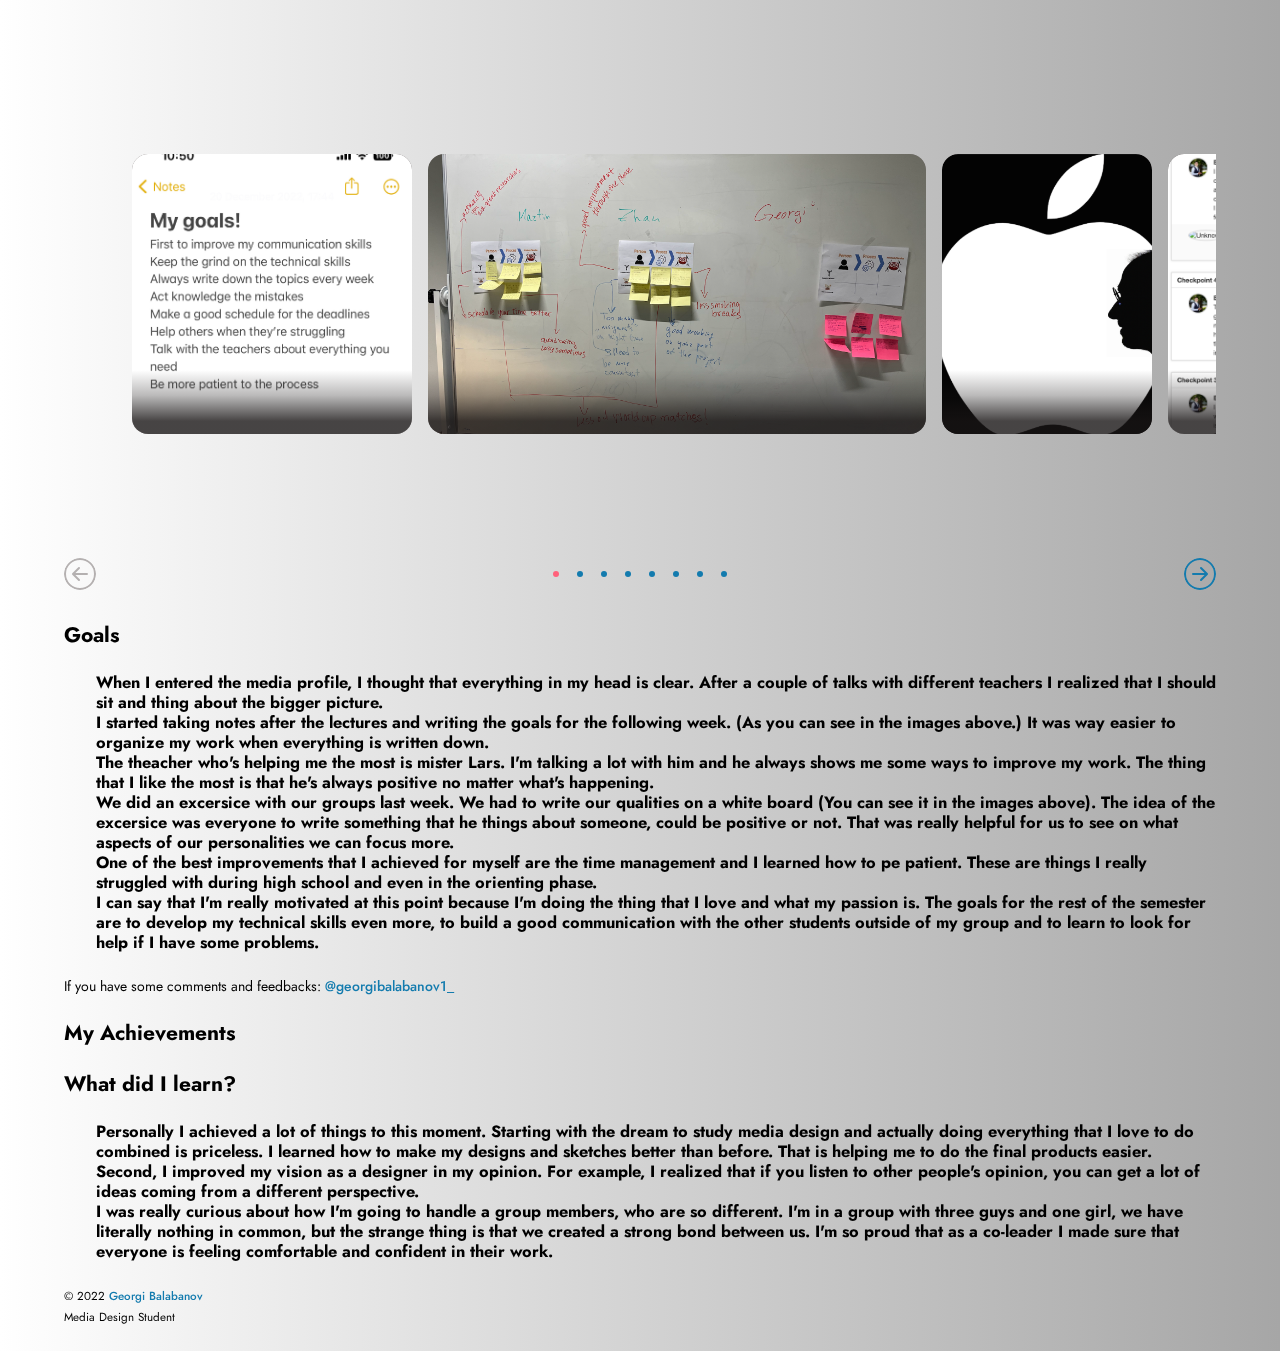
<file: untitled folder 2/goals.html>
<!DOCTYPE html>
<html>
<head>
    <meta charset="utf-8">
    <link href="../untitled folder/css/goals.css" rel="stylesheet">
    <meta name="viewport" content="width=device-width, initial-scale=1">
    <title>Personal Portfolio 2022</title>
    <link rel="stylesheet"
    href="https://unpkg.com/boxicons@latest/css/boxicons.min.css">
    <link rel="preconnect" href="https://fonts.googleapis.com">
<link rel="preconnect" href="https://fonts.gstatic.com" crossorigin>
<link href="https://fonts.googleapis.com/css2?family=Jost:ital,wght@0,100;0,200;0,300;0,400;0,500;0,700;0,800;0,900;1,600&display=swap" rel="stylesheet">
<link rel="icon" type="image/x-icon" href="../untitled folder/img/logopf.png">

</head>
<body>
    
    <main class="Main">
        <section class="Carousel" id="carousel" tabindex="-1">
          <h2 class="Hidden">Carousel</h2>
          <article class="Card Card--overlay Card--square" id="card-1">
            <div class="Card__media">
              <img class="Card__image" alt="Card image description" width="480" height="480" loading="lazy" src="../untitled folder/img/notes.jpg">
            </div>
            <div class="Card__main">
              <h2 class="Card__heading"><a class="Card__link" href="#"></a></h2>
              
            </div>
          </article>
          <!--/Card-->
          <article class="Card Card--overlay Card--wide" id="card-2">
            <div class="Card__media">
              <img class="Card__image" alt="Card image description" width="720" height="480" loading="lazy" src="../untitled folder/img/table.png">
            </div>
            <div class="Card__main">
              <h2 class="Card__heading"><a class="Card__link" href="#"></a></h2>
              
            </div>
          </article>
          <!--/Card-->
          <article class="Card Card--overlay Card--portrait" id="card-3">
            <div class="Card__media">
              <img class="Card__image" alt="Card image description" width="400" height="480" loading="lazy" src="../untitled folder/img/steve.png">
            </div>
            <div class="Card__main">
              <h2 class="Card__heading"><a class="Card__link" href="#"></a></h2>
              
            </div>
          </article>
          <!--/Card-->
          <article class="Card Card--overlay Card--photo" id="card-4">
            <div class="Card__media">
              <img class="Card__image" alt="Card image description" width="708" height="480" loading="lazy" src="../untitled folder/img/feed.png">
            </div>
            <div class="Card__main">
              <h2 class="Card__heading"><a class="Card__link" href="#"></a></h2>
              
            </div>
          </article>
          <!--/Card-->
          <article class="Card Card--overlay Card--square" id="card-5">
            <div class="Card__media">
              <img class="Card__image" alt="Card image description" width="480" height="480" loading="lazy" src="../untitled folder/img/git.png">
            </div>
            <div class="Card__main">
              <h2 class="Card__heading"><a class="Card__link" href="#"></a></h2>
              
            </div>
          </article>
          <!--/Card-->
          <article class="Card Card--overlay Card--wide" id="card-6">
            <div class="Card__media">
              <img class="Card__image" alt="Card image description" width="720" height="480" loading="lazy" src="../untitled folder/img/mac1.png">
            </div>
            <div class="Card__main">
              <h2 class="Card__heading"><a class="Card__link" href="#"></a></h2>
              
            </div>
          </article>
          
          <!--/Card-->
          <article class="Card Card--overlay Card--photo" id="card-8">
            <div class="Card__media">
              <img class="Card__image" alt="Card image description" width="708" height="480" loading="lazy" src="../untitled folder/img/mac3.png">
            </div>
            <div class="Card__main">
              <h2><a class="Card__link" href="#"></a></h2>
              
            </div>
          </article>
          <!--/Card-->
        </section>
        <!--/Carousel-->
        
        <nav class="Pagination">
          <h2 class="Hidden">Carousel Navigation</h2>
          <button class="Arrow" type="button" aria-controls="carousel" disabled>
            <svg width="16" height="16" viewBox="0 0 16 16" role="presentation">
              <path fill-rule="evenodd" d="M1 8a7 7 0 1 0 14 0A7 7 0 0 0 1 8zm15 0A8 8 0 1 1 0 8a8 8 0 0 1 16 0zm-4.5-.5a.5.5 0 0 1 0 1H5.707l2.147 2.146a.5.5 0 0 1-.708.708l-3-3a.5.5 0 0 1 0-.708l3-3a.5.5 0 1 1 .708.708L5.707 7.5H11.5z"/>
            </svg>
            <span class="Hidden">Previous slide</span>
          </button>
          <button class="Arrow" type="button" aria-controls="carousel" disabled>
            <svg width="16" height="16" viewBox="0 0 16 16" role="presentation">
              <path fill-rule="evenodd" d="M1 8a7 7 0 1 0 14 0A7 7 0 0 0 1 8zm15 0A8 8 0 1 1 0 8a8 8 0 0 1 16 0zM4.5 7.5a.5.5 0 0 0 0 1h5.793l-2.147 2.146a.5.5 0 0 0 .708.708l3-3a.5.5 0 0 0 0-.708l-3-3a.5.5 0 1 0-.708.708L10.293 7.5H4.5z"/>
            </svg>
            <span class="Hidden">Next slide</span>
          </button>
          <div class="Dots">
            <a href="#card-1" class="Dot" tabindex="-1"><span class="Hidden">Slide 1</span></a>
            <a href="#card-2" class="Dot" tabindex="-1"><span class="Hidden">Slide 2</span></a>
            <a href="#card-3" class="Dot" tabindex="-1"><span class="Hidden">Slide 3</span></a>
            <a href="#card-4" class="Dot" tabindex="-1"><span class="Hidden">Slide 4</span></a>
            <a href="#card-5" class="Dot" tabindex="-1"><span class="Hidden">Slide 5</span></a>
            <a href="#card-6" class="Dot" tabindex="-1"><span class="Hidden">Slide 6</span></a>
            <a href="#card-7" class="Dot" tabindex="-1"><span class="Hidden">Slide 7</span></a>
            <a href="#card-8" class="Dot" tabindex="-1"><span class="Hidden">Slide 8</span></a>
          </div>
        </nav>
        <!--Description-->
        
        <h2>Goals</h2>
        <ul>
          <h3>When I entered the media profile, I thought that everything in my head is clear. After a couple of talks with different teachers I realized that I should sit and thing about the bigger picture. </h3>
          <h3>I started taking notes after the lectures and writing the goals for the following week. (As you can see in the images above.) It was way easier to organize my work when everything is written down.</h3>
          <h3>The theacher who's helping me the most is mister Lars. I'm talking a lot with him and he always shows me some ways to improve my work. The thing that I like the most is that he's always positive no matter what's happening. </h3>
          <h3>We did an excersice with our groups last week. We had to write our qualities on a white board (You can see it in the images above). The idea of the excersice was everyone to write something that he things about someone, could be positive or not. That was really helpful for us to see on what aspects of our personalities we can focus more. </h3>
          <h3>One of the best improvements that I achieved for myself are the time management and I learned how to pe patient. These are things I really struggled with during high school and even in the orienting phase.</h3>
          <h3>I can say that I'm really motivated at this point because I'm doing the thing that I love and what my passion is. The goals for the rest of the semester are to develop my technical skills even more, to build a good communication with the other students outside of my group and to learn to look for help if I have some problems.</h3>
        </ul>

        <p>If you have some comments and feedbacks: <a href="https://www.instagram.com/georgibalabanov1_/" target="_blank">@georgibalabanov1_</a></p>
        <h2>My Achievements</h2>
        <h2>What did I learn?</h2>
        <ul>
          <h3>Personally I achieved a lot of things to this moment. Starting with the dream to study media design and actually doing everything that I love to do combined is priceless. I learned how to make my designs and sketches better than before. That is helping me to do the final products easier. </h3>
          <h3>Second, I improved my vision as a designer in my opinion. For example, I realized that if you listen to other people's opinion, you can get a lot of ideas coming from a different perspective. </h3>
          <h3>I was really curious about how I'm going to handle a group members, who are so different. I'm in a group with three guys and one girl, we have literally nothing in common, but the strange thing is that we created a strong bond between us. I'm so proud that as a co-leader I made sure that everyone is feeling comfortable and confident in their work.</h3>
          <h3></h3>
          <h3></h3>
        </ul>
        <footer>
          <p><small>© 2022 <a href="https://www.instagram.com/georgibalabanov1_/" target="_blank">Georgi Balabanov</a> 
            <br>Media Design Student</a></small></p>
        </footer>
    </main>
    
      <script>
        const header = document.querySelector("header");

window.addEventListener("scroll", function(){
    header.classList.toggle ("sticky",window.scrollY >0);
});
    </script>
      <!--The Main Part-->
      <script>
        (() => {
            // Respect user perference
            const isReducedMotion = window.matchMedia(
              '(prefers-reduced-motion: reduce)'
            ).matches;
          
            // Helper to apply inline CSS
            const setStyleProps = ($el, styles) => {
              for (const [key, value] of Object.entries(styles)) {
                if (value === false) {
                  $el.style.removeProperty(key);
                } else {
                  $el.style.setProperty(key, value);
                }
              }
            };
          
            document.querySelectorAll('.Carousel').forEach(($carousel) => {
              $carousel.scrollLeft = 0;
          
              const $cards = Array.from($carousel.querySelectorAll('.Card'));
              const $pagination = $carousel.nextElementSibling;
              const [$previous, $next] = $pagination.querySelectorAll('.Arrow');
              $pagination.querySelector('.Dot').classList.add('Dot--active');
          
              const $start = document.createElement('div');
              const $end = document.createElement('div');
              $carousel.prepend($start);
              $carousel.append($end);
          
              const observer = new IntersectionObserver((entries) => {
                entries.forEach((entry) => {
                  if (entry.target === $start) {
                    if ($previous) {
                      $previous.disabled = entry.isIntersecting;
                    }
                  }
                  if (entry.target === $end) {
                    if ($next) {
                      $next.disabled = entry.isIntersecting;
                    }
                  }
                });
              });
              observer.observe($start);
              observer.observe($end);
          
              const scrollTo = ($card) => {
                let offset = getOffset($card);
                const left = document.dir === 'rtl' ? -offset : offset;
                const behavior = isReducedMotion ? 'auto' : 'smooth';
                $carousel.scrollTo({left, behavior});
              };
          
              const getOffset = ($el) => {
                let offset = $el.offsetLeft;
                if (document.dir === 'rtl') {
                  offset = $carousel.offsetWidth - (offset + $el.offsetWidth);
                }
                return offset;
              };
          
              $previous.addEventListener('click', (ev) => {
                ev.preventDefault();
                let $card = $cards[0];
                const scroll = Math.abs($carousel.scrollLeft);
                $cards.forEach(($item) => {
                  const offset = getOffset($item);
                  if (offset - scroll < -1 && offset > getOffset($card)) {
                    $card = $item;
                  }
                });
                scrollTo($card);
              });
          
              $next.addEventListener('click', (ev) => {
                ev.preventDefault();
                let $card = $cards[$cards.length - 1];
                const scroll = Math.abs($carousel.scrollLeft);
                $cards.forEach(($item) => {
                  const offset = getOffset($item);
                  if (offset - scroll > 1 && offset < getOffset($card)) {
                    $card = $item;
                  }
                });
                scrollTo($card);
              });
          
              $pagination.addEventListener('click', (ev) => {
                if (ev.target.classList.contains('Dot')) {
                  ev.preventDefault();
                  const $card = document.querySelector(new URL(ev.target.href).hash);
                  if ($card) scrollTo($card);
                }
              });
          
              // Highlight nearest "Dot" in pagination
              let scrollTimeout;
              $carousel.addEventListener(
                'scroll',
                () => {
                  clearTimeout(scrollTimeout);
                  scrollTimeout = setTimeout(() => {
                    let $dot = $pagination.querySelector('.Dot--active');
                    if ($dot) $dot.classList.remove('Dot--active');
                    let $active;
                    const scroll = Math.abs($carousel.scrollLeft);
                    if (scroll <= 0) {
                      $active = $cards[0];
                    }
                    if (scroll >= $carousel.scrollWidth - $carousel.offsetWidth) {
                      $active = $cards[$cards.length - 1];
                    }
                    if (!$active) {
                      let oldDiff;
                      $cards.forEach(($card) => {
                        const newDiff = Math.abs(scroll - getOffset($card));
                        if (!$active || newDiff < oldDiff) {
                          $active = $card;
                          oldDiff = newDiff;
                        }
                      });
                    }
                    $dot = $pagination.querySelector(
                      `[href="#${($active ?? $card[0]).id}"]`
                    );
                    if ($dot) $dot.classList.add('Dot--active');
                  }, 50);
                },
                {passive: true}
              );
          
              // Improve arrow key navigation
              $carousel.addEventListener('keydown', (ev) => {
                if (/^(Arrow)?Left$/.test(ev.key)) {
                  ev.preventDefault();
                  (document.dir === 'rtl' ? $next : $previous).click();
                } else if (/(Arrow)?Right$/.test(ev.key)) {
                  ev.preventDefault();
                  (document.dir === 'rtl' ? $previous : $next).click();
                }
              });
          
              // Improve transition when tabbing focus
          
              let scrollLeft = 0;
              $carousel.addEventListener(
                'blur',
                (ev) => {
                  scrollLeft = $carousel.scrollLeft;
                },
                {capture: true}
              );
              $carousel.addEventListener(
                'focus',
                (ev) => {
                  $carousel.scrollLeft = scrollLeft;
                  const $card = ev.target.closest('.Card');
                  if ($card) scrollTo($card);
                },
                {capture: true}
              );
            });
          
            // Optional polyfill
            if (!isReducedMotion && !window.CSS.supports('scroll-behavior: smooth')) {
              import('https://cdn.skypack.dev/smoothscroll-polyfill').then((module) => {
                module.polyfill();
              });
            }
          })();
          
          (() => {
            // Toggle right-to-left for demo
            document.querySelector('#toggle-rtl').addEventListener('change', (ev) => {
              document.dir = ev.target.checked ? 'rtl' : 'ltr';
              document.querySelectorAll('.Carousel').forEach(($carousel) => {
                $carousel.scrollLeft = 0;
              });
            });
          
            // Toggle single slides class for demo
            document.querySelector('#toggle-single').addEventListener('change', (ev) => {
              document.querySelectorAll('.Carousel').forEach(($carousel) => {
                $carousel.classList.toggle('Carousel--single', ev.target.checked);
              });
            });
          })();
      </script>
      <script>
        (function() {
  
            var slideContainer = $('.slide-container');
            
            slideContainer.slick();
            
            $('.clash-card__image img').hide();
            $('.slick-active').find('.clash-card img').fadeIn(200);
            
            // On before slide change
            slideContainer.on('beforeChange', function(event, slick, currentSlide, nextSlide) {
              $('.slick-active').find('.clash-card img').fadeOut(1000);
            });
            
            // On after slide change
            slideContainer.on('afterChange', function(event, slick, currentSlide) {
              $('.slick-active').find('.clash-card img').fadeIn(200);
            });
            
          })();
      </script>
</file>
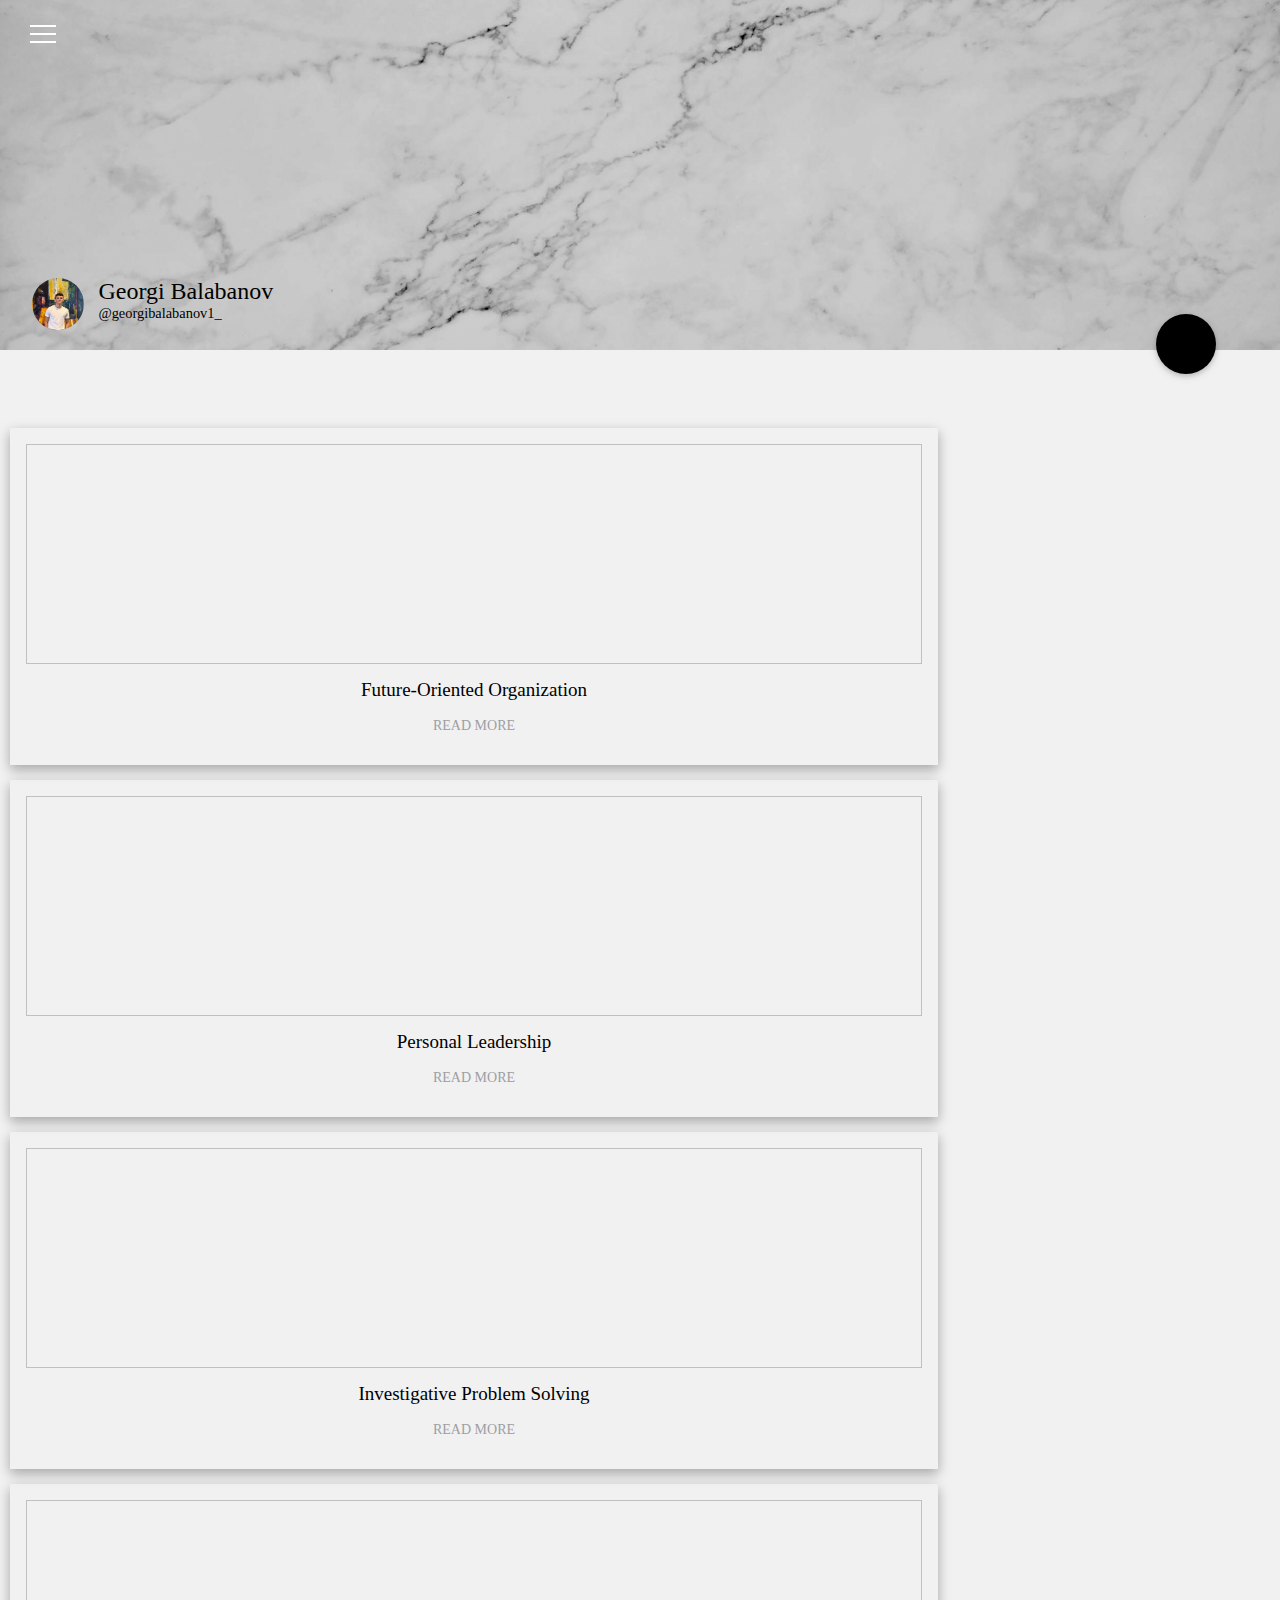
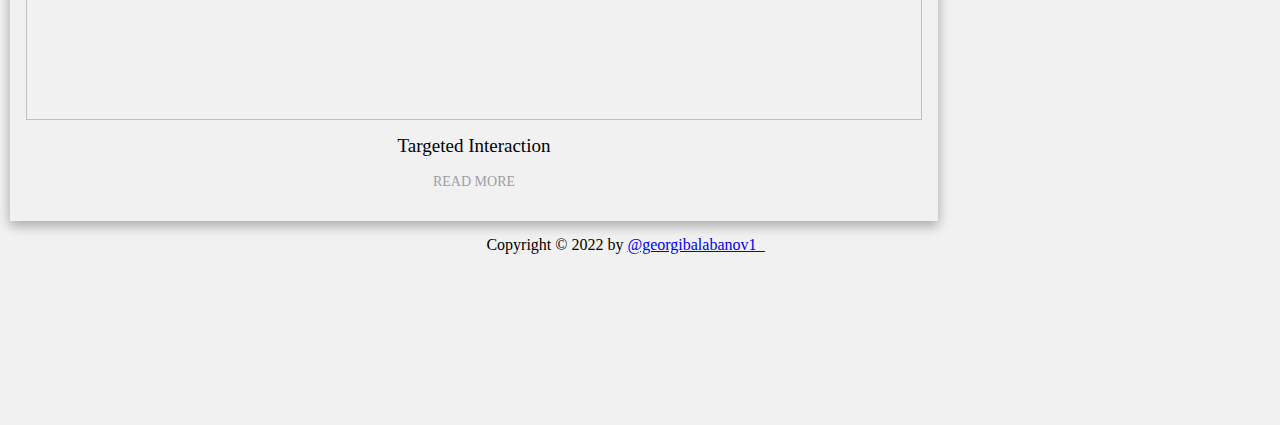
<file: untitled folder 2/professional.html>
<!DOCTYPE html>
<html>
<head>
    <meta charset="utf-8">
    <link href="../untitled folder/css/professional.css" rel="stylesheet">
    <meta name="viewport" content="width=device-width, initial-scale=1">
    <title>Personal Portfolio 2022</title>
    <link rel="stylesheet"
    href="https://unpkg.com/boxicons@latest/css/boxicons.min.css">
    <link rel="preconnect" href="https://fonts.googleapis.com">
<link rel="preconnect" href="https://fonts.gstatic.com" crossorigin>
<link href="https://fonts.googleapis.com/css2?family=Jost:ital,wght@0,100;0,200;0,300;0,400;0,500;0,700;0,800;0,900;1,600&display=swap" rel="stylesheet">

</head>
<body>
    <header id="parallax_main" class="collapsing-parallax">
       <div id="nav-button" class="menu-trigger">
            <div class="bar"></div>
            <div class="bar"></div>
            <div class="bar"></div>
     </div>
   <div id="toolbar_main" class="toolbar-collapsing-parallax">
     <section id="title_main" class="title-collapsing-parallax">
      <div class="avatar"></div>
        <div class="title-container">
      <title class="main">Georgi Balabanov</title>
      <title class="secondary">@georgibalabanov1_</title>
         </div>
     </section>
     <div class="fab">
      <!-- Main Button -->
      <div id="main-fab" color="#" class="fab-button xLarge">
       <i class="fa fa-plus"></i>
      </div>
     </div>
    </header>
    <main id="#content" class="site-main" role="main">
        <section class="inner">
   <div class="row">
   <div class="cardview">
       <img style="background-image:url(https://images.unsplash.com/photo-1488998427799-e3362cec87c3?ixlib=rb-0.3.5&q=85&fm=jpg&crop=entropy&cs=srgb&ixid=eyJhcHBfaWQiOjE0NTg5fQ&s=9f23ab4452326630cf9e4c878b929770)"/>
       <section class="content">
        <h1>Future-Oriented Organization</h1>
        <p></p>
       <a href="professional1.html">READ MORE</a>
           </section>
        </div>
       <div class="cardview">
       <img style="background-image:url(https://images.unsplash.com/photo-1488998427799-e3362cec87c3?ixlib=rb-0.3.5&q=85&fm=jpg&crop=entropy&cs=srgb&ixid=eyJhcHBfaWQiOjE0NTg5fQ&s=9f23ab4452326630cf9e4c878b929770)"/>
       <section class="content">
        <h1>Personal Leadership</h1>
        <p></p>
       <a href="professional2.html">READ MORE</a>
           </section>
        </div>
       <div class="cardview">
       <img style="background-image:url(https://images.unsplash.com/photo-1488998427799-e3362cec87c3?ixlib=rb-0.3.5&q=85&fm=jpg&crop=entropy&cs=srgb&ixid=eyJhcHBfaWQiOjE0NTg5fQ&s=9f23ab4452326630cf9e4c878b929770)"/>
       <section class="content">
        <h1>Investigative Problem Solving</h1>
        <p></p>
       <a href="professional3.html">READ MORE</a>
           </section>
             </div>
             <div class="cardview">
                <img style="background-image:url(https://images.unsplash.com/photo-1488998427799-e3362cec87c3?ixlib=rb-0.3.5&q=85&fm=jpg&crop=entropy&cs=srgb&ixid=eyJhcHBfaWQiOjE0NTg5fQ&s=9f23ab4452326630cf9e4c878b929770)"/>
                <section class="content">
                 <h1>Targeted Interaction</h1>
                 <p></p>
                <a href="professional4.html">READ MORE</a>
                    </section>
                      </div>
                    </section>
        </section>
    </main>
    <footer>
        <p>Copyright &copy 2022 by <a href="https://www.instagram.com/georgibalabanov1_/" target="_blank">@georgibalabanov1_</a></p>
    </footer>
    
   </body>
   <script>
    (function ($) {
        var $pMain = $("#parallax_main"),
            $pToolbar = $pMain.find("#toolbar_main"),
            $pTitle = $pToolbar.find("#title_main"),
            $pNavTrigger = $pMain.find("#nav-button"),
            alpha = 0,
            scale = 1;
        $(window).scroll(function () {
            var st = $(window).scrollTop();
            if (st <= 0) {
                maxHeight = 350;
            } else if (st > 350) {
                alpha = 1;
                maxHeight = 70;
            } else {
                alpha = 0.0 + (1.2 * st) / 350;
                scale = 1 - (0.2 * st) / 350;
                maxHeight = 350 - (280 * (st - 0)) / 350;
                console.log(maxHeight);
            }
            $pToolbar.css("background", "rgba(33,14,61," + alpha + ")");
            $pMain.css({
                "max-height": maxHeight + "px"
            });
            $pTitle.css("transform", "scale(" + scale + ")");
        });
        $pNavTrigger.click(function () {
            $(this).toggleClass("active");
        });
    })(jQuery);
</script>
</file>
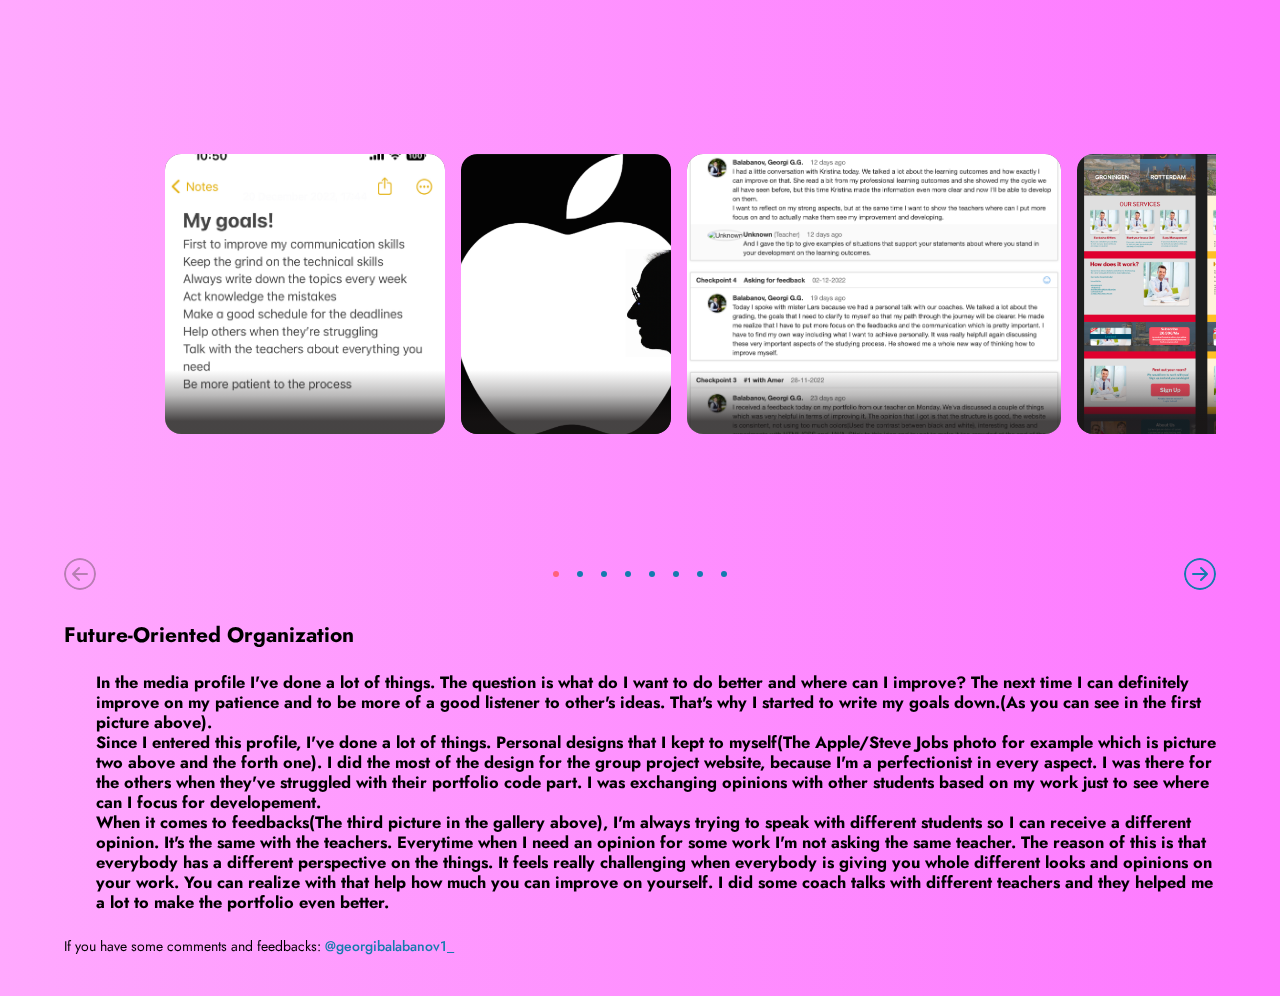
<file: untitled folder 2/professional1.html>
<!DOCTYPE html>
<html>
<head>
    <meta charset="utf-8">
    <link href="../untitled folder/css/professional1.css" rel="stylesheet">
    <meta name="viewport" content="width=device-width, initial-scale=1">
    <title>Personal Portfolio 2022</title>
    <link rel="stylesheet"
    href="https://unpkg.com/boxicons@latest/css/boxicons.min.css">
    <link rel="preconnect" href="https://fonts.googleapis.com">
<link rel="preconnect" href="https://fonts.gstatic.com" crossorigin>
<link href="https://fonts.googleapis.com/css2?family=Jost:ital,wght@0,100;0,200;0,300;0,400;0,500;0,700;0,800;0,900;1,600&display=swap" rel="stylesheet">
<link rel="icon" type="image/x-icon" href="../untitled folder/img/logopf.png">

</head>
<body>
    
    <main class="Main">
        <section class="Carousel" id="carousel" tabindex="-1">
          <h2 class="Hidden">Carousel</h2>
          <article class="Card Card--overlay Card--square" id="card-1">
            <div class="Card__media">
              <img class="Card__image" alt="Card image description" width="480" height="480" loading="lazy" src="../untitled folder/img/notes.jpg">
            </div>
            <div class="Card__main">
              <h2 class="Card__heading"><a class="Card__link" href="#"></a></h2>
              
            </div>
          </article>
          
          <!--/Card-->
          <article class="Card Card--overlay Card--portrait" id="card-3">
            <div class="Card__media">
              <img class="Card__image" alt="Card image description" width="400" height="480" loading="lazy" src="../untitled folder/img/steve.png">
            </div>
            <div class="Card__main">
              <h2 class="Card__heading"><a class="Card__link" href="#"></a></h2>
              
            </div>
          </article>
          <!--/Card-->
          <article class="Card Card--overlay Card--photo" id="card-4">
            <div class="Card__media">
              <img class="Card__image" alt="Card image description" width="708" height="480" loading="lazy" src="../untitled folder/img/feed.png">
            </div>
            <div class="Card__main">
              <h2 class="Card__heading"><a class="Card__link" href="#"></a></h2>
              
            </div>
          </article>
          
          <!--/Card-->
          <article class="Card Card--overlay Card--wide" id="card-6">
            <div class="Card__media">
              <img class="Card__image" alt="Card image description" width="720" height="480" loading="lazy" src="../untitled folder/img/colors.png">
            </div>
            <div class="Card__main">
              <h2 class="Card__heading"><a class="Card__link" href="#"></a></h2>
              
            </div>
          </article>
          
          <!--/Card-->
          <article class="Card Card--overlay Card--photo" id="card-8">
            <div class="Card__media">
              <img class="Card__image" alt="Card image description" width="708" height="480" loading="lazy" src="../untitled folder/img/git.png">
            </div>
            <div class="Card__main">
              <h2><a class="Card__link" href="#"></a></h2>
              
            </div>
          </article>
          <!--/Card-->
        </section>
        <!--/Carousel-->
        
        <nav class="Pagination">
          <h2 class="Hidden">Carousel Navigation</h2>
          <button class="Arrow" type="button" aria-controls="carousel" disabled>
            <svg width="16" height="16" viewBox="0 0 16 16" role="presentation">
              <path fill-rule="evenodd" d="M1 8a7 7 0 1 0 14 0A7 7 0 0 0 1 8zm15 0A8 8 0 1 1 0 8a8 8 0 0 1 16 0zm-4.5-.5a.5.5 0 0 1 0 1H5.707l2.147 2.146a.5.5 0 0 1-.708.708l-3-3a.5.5 0 0 1 0-.708l3-3a.5.5 0 1 1 .708.708L5.707 7.5H11.5z"/>
            </svg>
            <span class="Hidden">Previous slide</span>
          </button>
          <button class="Arrow" type="button" aria-controls="carousel" disabled>
            <svg width="16" height="16" viewBox="0 0 16 16" role="presentation">
              <path fill-rule="evenodd" d="M1 8a7 7 0 1 0 14 0A7 7 0 0 0 1 8zm15 0A8 8 0 1 1 0 8a8 8 0 0 1 16 0zM4.5 7.5a.5.5 0 0 0 0 1h5.793l-2.147 2.146a.5.5 0 0 0 .708.708l3-3a.5.5 0 0 0 0-.708l-3-3a.5.5 0 1 0-.708.708L10.293 7.5H4.5z"/>
            </svg>
            <span class="Hidden">Next slide</span>
          </button>
          <div class="Dots">
            <a href="#card-1" class="Dot" tabindex="-1"><span class="Hidden">Slide 1</span></a>
            <a href="#card-2" class="Dot" tabindex="-1"><span class="Hidden">Slide 2</span></a>
            <a href="#card-3" class="Dot" tabindex="-1"><span class="Hidden">Slide 3</span></a>
            <a href="#card-4" class="Dot" tabindex="-1"><span class="Hidden">Slide 4</span></a>
            <a href="#card-5" class="Dot" tabindex="-1"><span class="Hidden">Slide 5</span></a>
            <a href="#card-6" class="Dot" tabindex="-1"><span class="Hidden">Slide 6</span></a>
            <a href="#card-7" class="Dot" tabindex="-1"><span class="Hidden">Slide 7</span></a>
            <a href="#card-8" class="Dot" tabindex="-1"><span class="Hidden">Slide 8</span></a>
          </div>
        </nav>
        <!--Description-->
        
        <h2>Future-Oriented Organization</h2>
        <ul>
          <h3>In the media profile I've done a lot of things. The question is what do I want to do better and where can I improve? The next time I can definitely improve on my patience and to be more of a good listener to other's ideas. That's why I started to write my goals down.(As you can see in the first picture above). </h3>
          <h3>Since I entered this profile, I've done a lot of things. Personal designs that I kept to myself(The Apple/Steve Jobs photo for example which is picture two above and the forth one). I did the most of the design for the group project website, because I'm a perfectionist in every aspect. I was there for the others when they've struggled with their portfolio code part. I was exchanging opinions with other students based on my work just to see where can I focus for developement.</</h3>
          <h3>When it comes to feedbacks(The third picture in the gallery above), I'm always trying to speak with different students so I can receive a different opinion. It's the same with the teachers. Everytime when I need an opinion for some work I'm not asking the same teacher. The reason of this is that everybody has a different perspective on the things. It feels really challenging when everybody is giving you whole different looks and opinions on your work. You can realize with that help how much you can improve on yourself. I did some coach talks with different teachers and they helped me a lot to make the portfolio even better.</h3>
          <h3></h3>
          <h3></h3>
          <h3></h3>
        </ul>

        <p>If you have some comments and feedbacks: <a href="https://www.instagram.com/georgibalabanov1_/" target="_blank">@georgibalabanov1_</a></p>
        
    
      <script>
        const header = document.querySelector("header");

window.addEventListener("scroll", function(){
    header.classList.toggle ("sticky",window.scrollY >0);
});
    </script>
      <!--The Main Part-->
      <script>
        (() => {
            // Respect user perference
            const isReducedMotion = window.matchMedia(
              '(prefers-reduced-motion: reduce)'
            ).matches;
          
            // Helper to apply inline CSS
            const setStyleProps = ($el, styles) => {
              for (const [key, value] of Object.entries(styles)) {
                if (value === false) {
                  $el.style.removeProperty(key);
                } else {
                  $el.style.setProperty(key, value);
                }
              }
            };
          
            document.querySelectorAll('.Carousel').forEach(($carousel) => {
              $carousel.scrollLeft = 0;
          
              const $cards = Array.from($carousel.querySelectorAll('.Card'));
              const $pagination = $carousel.nextElementSibling;
              const [$previous, $next] = $pagination.querySelectorAll('.Arrow');
              $pagination.querySelector('.Dot').classList.add('Dot--active');
          
              const $start = document.createElement('div');
              const $end = document.createElement('div');
              $carousel.prepend($start);
              $carousel.append($end);
          
              const observer = new IntersectionObserver((entries) => {
                entries.forEach((entry) => {
                  if (entry.target === $start) {
                    if ($previous) {
                      $previous.disabled = entry.isIntersecting;
                    }
                  }
                  if (entry.target === $end) {
                    if ($next) {
                      $next.disabled = entry.isIntersecting;
                    }
                  }
                });
              });
              observer.observe($start);
              observer.observe($end);
          
              const scrollTo = ($card) => {
                let offset = getOffset($card);
                const left = document.dir === 'rtl' ? -offset : offset;
                const behavior = isReducedMotion ? 'auto' : 'smooth';
                $carousel.scrollTo({left, behavior});
              };
          
              const getOffset = ($el) => {
                let offset = $el.offsetLeft;
                if (document.dir === 'rtl') {
                  offset = $carousel.offsetWidth - (offset + $el.offsetWidth);
                }
                return offset;
              };
          
              $previous.addEventListener('click', (ev) => {
                ev.preventDefault();
                let $card = $cards[0];
                const scroll = Math.abs($carousel.scrollLeft);
                $cards.forEach(($item) => {
                  const offset = getOffset($item);
                  if (offset - scroll < -1 && offset > getOffset($card)) {
                    $card = $item;
                  }
                });
                scrollTo($card);
              });
          
              $next.addEventListener('click', (ev) => {
                ev.preventDefault();
                let $card = $cards[$cards.length - 1];
                const scroll = Math.abs($carousel.scrollLeft);
                $cards.forEach(($item) => {
                  const offset = getOffset($item);
                  if (offset - scroll > 1 && offset < getOffset($card)) {
                    $card = $item;
                  }
                });
                scrollTo($card);
              });
          
              $pagination.addEventListener('click', (ev) => {
                if (ev.target.classList.contains('Dot')) {
                  ev.preventDefault();
                  const $card = document.querySelector(new URL(ev.target.href).hash);
                  if ($card) scrollTo($card);
                }
              });
          
              // Highlight nearest "Dot" in pagination
              let scrollTimeout;
              $carousel.addEventListener(
                'scroll',
                () => {
                  clearTimeout(scrollTimeout);
                  scrollTimeout = setTimeout(() => {
                    let $dot = $pagination.querySelector('.Dot--active');
                    if ($dot) $dot.classList.remove('Dot--active');
                    let $active;
                    const scroll = Math.abs($carousel.scrollLeft);
                    if (scroll <= 0) {
                      $active = $cards[0];
                    }
                    if (scroll >= $carousel.scrollWidth - $carousel.offsetWidth) {
                      $active = $cards[$cards.length - 1];
                    }
                    if (!$active) {
                      let oldDiff;
                      $cards.forEach(($card) => {
                        const newDiff = Math.abs(scroll - getOffset($card));
                        if (!$active || newDiff < oldDiff) {
                          $active = $card;
                          oldDiff = newDiff;
                        }
                      });
                    }
                    $dot = $pagination.querySelector(
                      `[href="#${($active ?? $card[0]).id}"]`
                    );
                    if ($dot) $dot.classList.add('Dot--active');
                  }, 50);
                },
                {passive: true}
              );
          
              // Improve arrow key navigation
              $carousel.addEventListener('keydown', (ev) => {
                if (/^(Arrow)?Left$/.test(ev.key)) {
                  ev.preventDefault();
                  (document.dir === 'rtl' ? $next : $previous).click();
                } else if (/(Arrow)?Right$/.test(ev.key)) {
                  ev.preventDefault();
                  (document.dir === 'rtl' ? $previous : $next).click();
                }
              });
          
              // Improve transition when tabbing focus
          
              let scrollLeft = 0;
              $carousel.addEventListener(
                'blur',
                (ev) => {
                  scrollLeft = $carousel.scrollLeft;
                },
                {capture: true}
              );
              $carousel.addEventListener(
                'focus',
                (ev) => {
                  $carousel.scrollLeft = scrollLeft;
                  const $card = ev.target.closest('.Card');
                  if ($card) scrollTo($card);
                },
                {capture: true}
              );
            });
          
            // Optional polyfill
            if (!isReducedMotion && !window.CSS.supports('scroll-behavior: smooth')) {
              import('https://cdn.skypack.dev/smoothscroll-polyfill').then((module) => {
                module.polyfill();
              });
            }
          })();
          
          (() => {
            // Toggle right-to-left for demo
            document.querySelector('#toggle-rtl').addEventListener('change', (ev) => {
              document.dir = ev.target.checked ? 'rtl' : 'ltr';
              document.querySelectorAll('.Carousel').forEach(($carousel) => {
                $carousel.scrollLeft = 0;
              });
            });
          
            // Toggle single slides class for demo
            document.querySelector('#toggle-single').addEventListener('change', (ev) => {
              document.querySelectorAll('.Carousel').forEach(($carousel) => {
                $carousel.classList.toggle('Carousel--single', ev.target.checked);
              });
            });
          })();
      </script>
      <script>
        (function() {
  
            var slideContainer = $('.slide-container');
            
            slideContainer.slick();
            
            $('.clash-card__image img').hide();
            $('.slick-active').find('.clash-card img').fadeIn(200);
            
            // On before slide change
            slideContainer.on('beforeChange', function(event, slick, currentSlide, nextSlide) {
              $('.slick-active').find('.clash-card img').fadeOut(1000);
            });
            
            // On after slide change
            slideContainer.on('afterChange', function(event, slick, currentSlide) {
              $('.slick-active').find('.clash-card img').fadeIn(200);
            });
            
          })();
      </script>
</file>
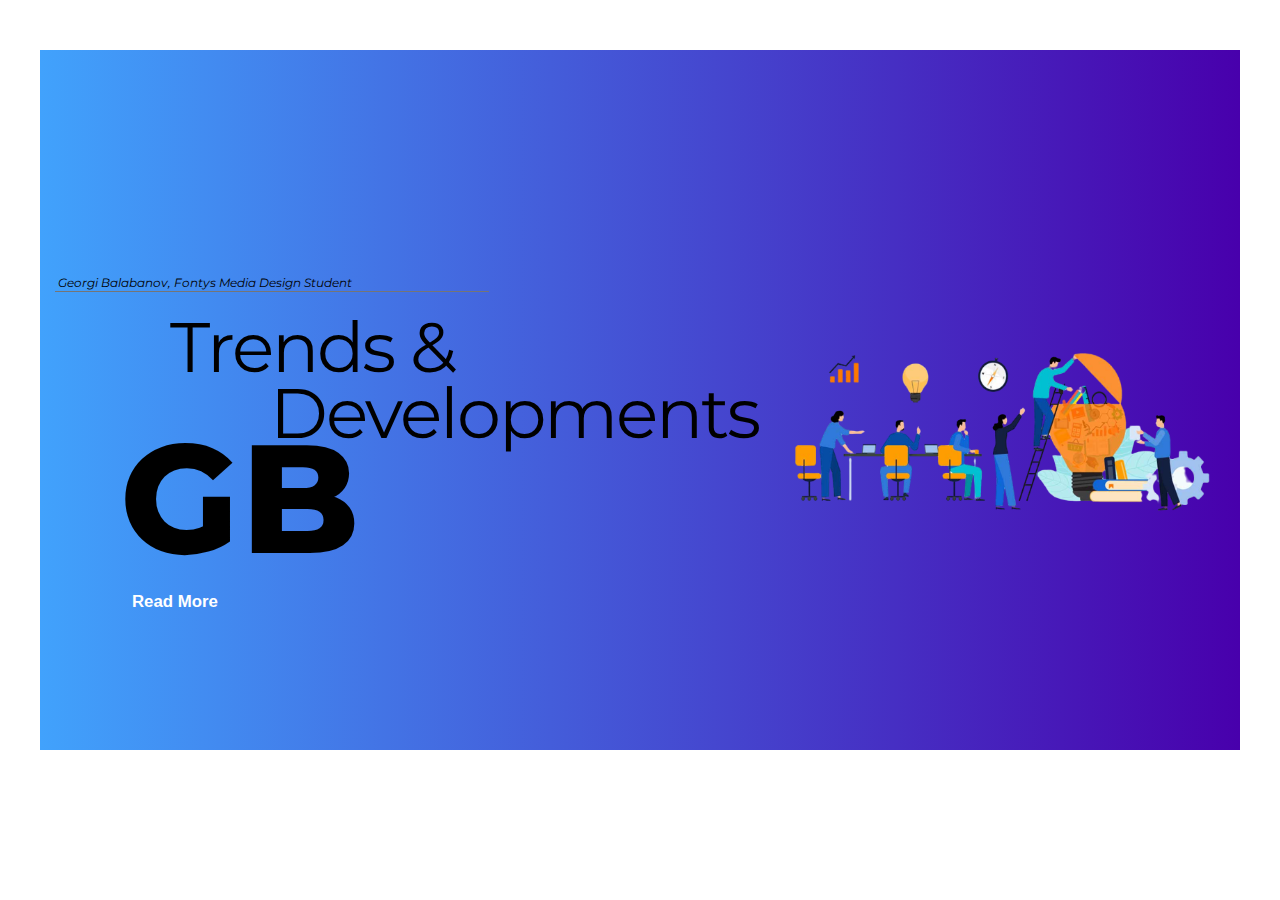
<file: untitled folder 2/professional1tech.html>
<!DOCTYPE html>
<html lang="en">
<head>
    <meta charset="UTF-8">
    <meta http-equiv="X-UA-Compatible" content="IE=edge">
    <meta name="viewport" content="width=device-width, initial-scale=1.0">
    <link href="../untitled folder/css/professional1tech.css" rel="stylesheet">
    <title>Future-Oriented Organization</title>
</head>
<body>
    <div class="container">
        <div class="container-inner">
          <div class="main-content">
            <div class="main-headings" id="main-headings-js">
            <p id="by-line">Georgi Balabanov, Fontys Media Design Student</p>
      
            <div class="heading">
              <h3 id="heading1">Trends & </h3>
              <h3 id="heading2">Developments</h3>
              <h1 id="heading3">GB</h1>
            </div>

            <a href="#" class="link" onclick="readMore()">Read More</a>
            </div>
            
            <div class="more-info " id="more-info-js">
              
              <h4>Future-Oriented Organization</h4>
              <p>Let's talk about organization. Since I was young my organization is on a top tier level. Even here in the Netherlands, I'm capable to organize my work very well. One of my passions through the years was to be the organizer of the group projects. I have the blessing to have a very good work rate under pressure. Always trying to be ahead of the time and the schedules is the thing that keeps me confident.</p>
              
              <p>Other thing I like to do is organizing the work and the task for everyone in the group, so everything will be equal and well-structured. </p>
              
              <p>At this point of my journey one thing is clear. I won't stop developing and improving my work individually and with others, because that's what makes me feel happy. I have a feeling that I'm on the right place at the right time</p>
            </div>
            
          </div>
      
          <div class="image-wrapper">
          <div class="image-container">
            <img class="image" src="../untitled folder/img/trends.png" alt="">
          </div>
        </div>
      </div>
      </div>
      <script>
        function readMore() {
            var expandInfo = document.getElementById("more-info-js");
            var mainHeadings = document.getElementById("main-headings-js");
            
            mainHeadings.style.transform = "scale(0.7)";
            expandInfo.style.height = "350px";
          } 
      </script>
</body>
</html>
</file>
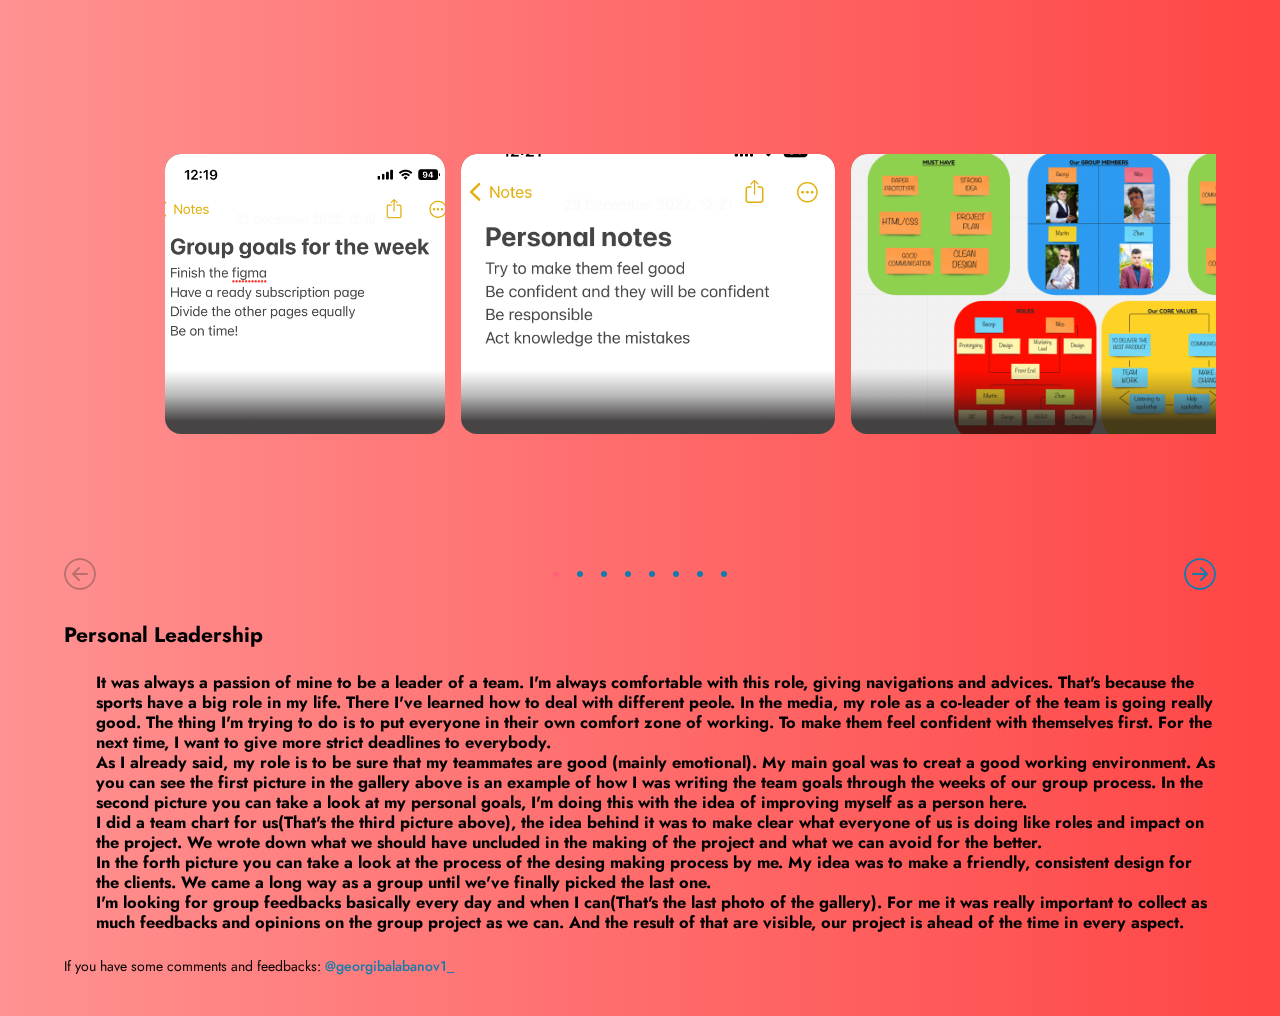
<file: untitled folder 2/professional2.html>
<!DOCTYPE html>
<html>
<head>
    <meta charset="utf-8">
    <link href="../untitled folder/css/professional2.css" rel="stylesheet">
    <meta name="viewport" content="width=device-width, initial-scale=1">
    <title>Personal Portfolio 2022</title>
    <link rel="stylesheet"
    href="https://unpkg.com/boxicons@latest/css/boxicons.min.css">
    <link rel="preconnect" href="https://fonts.googleapis.com">
<link rel="preconnect" href="https://fonts.gstatic.com" crossorigin>
<link href="https://fonts.googleapis.com/css2?family=Jost:ital,wght@0,100;0,200;0,300;0,400;0,500;0,700;0,800;0,900;1,600&display=swap" rel="stylesheet">
<link rel="icon" type="image/x-icon" href="../untitled folder/img/logopf.png">

</head>
<body>
    
    <main class="Main">
        <section class="Carousel" id="carousel" tabindex="-1">
          <h2 class="Hidden">Carousel</h2>
          <article class="Card Card--overlay Card--square" id="card-1">
            <div class="Card__media">
              <img class="Card__image" alt="Card image description" width="480" height="480" loading="lazy" src="../untitled folder/img/groupn.jpg">
            </div>
            <div class="Card__main">
              <h2 class="Card__heading"><a class="Card__link" href="#"></a></h2>
              
            </div>
          </article>
          
          
          <!--/Card-->
          <article class="Card Card--overlay Card--photo" id="card-4">
            <div class="Card__media">
              <img class="Card__image" alt="Card image description" width="708" height="480" loading="lazy" src="../untitled folder/img/personal.jpg">
            </div>
            <div class="Card__main">
              <h2 class="Card__heading"><a class="Card__link" href="#"></a></h2>
              
            </div>
          </article>
          
          <!--/Card-->
          <article class="Card Card--overlay Card--wide" id="card-6">
            <div class="Card__media">
              <img class="Card__image" alt="Card image description" width="720" height="480" loading="lazy" src="../untitled folder/img/color.png">
            </div>
            <div class="Card__main">
              <h2 class="Card__heading"><a class="Card__link" href="#"></a></h2>
              
            </div>
          </article>
          <!--/Card-->
          <article class="Card Card--overlay Card--wide" id="card-6">
            <div class="Card__media">
              <img class="Card__image" alt="Card image description" width="720" height="480" loading="lazy" src="../untitled folder/img/divvv.png">
            </div>
            <div class="Card__main">
              <h2 class="Card__heading"><a class="Card__link" href="#"></a></h2>
              
            </div>
          </article>
          <!--/Card-->
          <article class="Card Card--overlay Card--wide" id="card-6">
            <div class="Card__media">
              <img class="Card__image" alt="Card image description" width="720" height="480" loading="lazy" src="../untitled folder/img/groupfeed.png">
            </div>
            <div class="Card__main">
              <h2 class="Card__heading"><a class="Card__link" href="#"></a></h2>
              
            </div>
          </article>
          
          
          <!--/Card-->
        </section>
        <!--/Carousel-->
        
        <nav class="Pagination">
          <h2 class="Hidden">Carousel Navigation</h2>
          <button class="Arrow" type="button" aria-controls="carousel" disabled>
            <svg width="16" height="16" viewBox="0 0 16 16" role="presentation">
              <path fill-rule="evenodd" d="M1 8a7 7 0 1 0 14 0A7 7 0 0 0 1 8zm15 0A8 8 0 1 1 0 8a8 8 0 0 1 16 0zm-4.5-.5a.5.5 0 0 1 0 1H5.707l2.147 2.146a.5.5 0 0 1-.708.708l-3-3a.5.5 0 0 1 0-.708l3-3a.5.5 0 1 1 .708.708L5.707 7.5H11.5z"/>
            </svg>
            <span class="Hidden">Previous slide</span>
          </button>
          <button class="Arrow" type="button" aria-controls="carousel" disabled>
            <svg width="16" height="16" viewBox="0 0 16 16" role="presentation">
              <path fill-rule="evenodd" d="M1 8a7 7 0 1 0 14 0A7 7 0 0 0 1 8zm15 0A8 8 0 1 1 0 8a8 8 0 0 1 16 0zM4.5 7.5a.5.5 0 0 0 0 1h5.793l-2.147 2.146a.5.5 0 0 0 .708.708l3-3a.5.5 0 0 0 0-.708l-3-3a.5.5 0 1 0-.708.708L10.293 7.5H4.5z"/>
            </svg>
            <span class="Hidden">Next slide</span>
          </button>
          <div class="Dots">
            <a href="#card-1" class="Dot" tabindex="-1"><span class="Hidden">Slide 1</span></a>
            <a href="#card-2" class="Dot" tabindex="-1"><span class="Hidden">Slide 2</span></a>
            <a href="#card-3" class="Dot" tabindex="-1"><span class="Hidden">Slide 3</span></a>
            <a href="#card-4" class="Dot" tabindex="-1"><span class="Hidden">Slide 4</span></a>
            <a href="#card-5" class="Dot" tabindex="-1"><span class="Hidden">Slide 5</span></a>
            <a href="#card-6" class="Dot" tabindex="-1"><span class="Hidden">Slide 6</span></a>
            <a href="#card-7" class="Dot" tabindex="-1"><span class="Hidden">Slide 7</span></a>
            <a href="#card-8" class="Dot" tabindex="-1"><span class="Hidden">Slide 8</span></a>
          </div>
        </nav>
        <!--Description-->
        
        <h2>Personal Leadership</h2>
        <ul>
          <h3>It was always a passion of mine to be a leader of a team. I'm always comfortable with this role, giving navigations and advices. That's because the sports have a big role in my life. There I've learned how to deal with different peole. In the media, my role as a co-leader of the team is going really good. The thing I'm trying to do is to put everyone in their own comfort zone of working. To make them feel confident with themselves first. For the next time, I want to give more strict deadlines to everybody.</h3>
          <h3>As I already said, my role is to be sure that my teammates are good (mainly emotional). My main goal was to creat a good working environment. As you can see the first picture in the gallery above is an example of how I was writing the team goals through the weeks of our group process. In the second picture you can take a look at my personal goals, I'm doing this with the idea of improving myself as a person here.</h3>
          <h3>I did a team chart for us(That's the third picture above), the idea behind it was to make clear what everyone of us is doing like roles and impact on the project. We wrote down what we should have uncluded in the making of the project and what we can avoid for the better.</h3>
          <h3>In the forth picture you can take a look at the process of the desing making process by me. My idea was to make a friendly, consistent design for the clients. We came a long way as a group until we've finally picked the last one.</h3>
          <h3>I'm looking for group feedbacks basically every day and when I can(That's the last photo of the gallery). For me it was really important to collect as much feedbacks and opinions on the group project as we can. And the result of that are visible, our project is ahead of the time in every aspect.</h3>
        </ul>

        <p>If you have some comments and feedbacks: <a href="https://www.instagram.com/georgibalabanov1_/" target="_blank">@georgibalabanov1_</a></p>
        
    
      <script>
        const header = document.querySelector("header");

window.addEventListener("scroll", function(){
    header.classList.toggle ("sticky",window.scrollY >0);
});
    </script>
      <!--The Main Part-->
      <script>
        (() => {
            // Respect user perference
            const isReducedMotion = window.matchMedia(
              '(prefers-reduced-motion: reduce)'
            ).matches;
          
            // Helper to apply inline CSS
            const setStyleProps = ($el, styles) => {
              for (const [key, value] of Object.entries(styles)) {
                if (value === false) {
                  $el.style.removeProperty(key);
                } else {
                  $el.style.setProperty(key, value);
                }
              }
            };
          
            document.querySelectorAll('.Carousel').forEach(($carousel) => {
              $carousel.scrollLeft = 0;
          
              const $cards = Array.from($carousel.querySelectorAll('.Card'));
              const $pagination = $carousel.nextElementSibling;
              const [$previous, $next] = $pagination.querySelectorAll('.Arrow');
              $pagination.querySelector('.Dot').classList.add('Dot--active');
          
              const $start = document.createElement('div');
              const $end = document.createElement('div');
              $carousel.prepend($start);
              $carousel.append($end);
          
              const observer = new IntersectionObserver((entries) => {
                entries.forEach((entry) => {
                  if (entry.target === $start) {
                    if ($previous) {
                      $previous.disabled = entry.isIntersecting;
                    }
                  }
                  if (entry.target === $end) {
                    if ($next) {
                      $next.disabled = entry.isIntersecting;
                    }
                  }
                });
              });
              observer.observe($start);
              observer.observe($end);
          
              const scrollTo = ($card) => {
                let offset = getOffset($card);
                const left = document.dir === 'rtl' ? -offset : offset;
                const behavior = isReducedMotion ? 'auto' : 'smooth';
                $carousel.scrollTo({left, behavior});
              };
          
              const getOffset = ($el) => {
                let offset = $el.offsetLeft;
                if (document.dir === 'rtl') {
                  offset = $carousel.offsetWidth - (offset + $el.offsetWidth);
                }
                return offset;
              };
          
              $previous.addEventListener('click', (ev) => {
                ev.preventDefault();
                let $card = $cards[0];
                const scroll = Math.abs($carousel.scrollLeft);
                $cards.forEach(($item) => {
                  const offset = getOffset($item);
                  if (offset - scroll < -1 && offset > getOffset($card)) {
                    $card = $item;
                  }
                });
                scrollTo($card);
              });
          
              $next.addEventListener('click', (ev) => {
                ev.preventDefault();
                let $card = $cards[$cards.length - 1];
                const scroll = Math.abs($carousel.scrollLeft);
                $cards.forEach(($item) => {
                  const offset = getOffset($item);
                  if (offset - scroll > 1 && offset < getOffset($card)) {
                    $card = $item;
                  }
                });
                scrollTo($card);
              });
          
              $pagination.addEventListener('click', (ev) => {
                if (ev.target.classList.contains('Dot')) {
                  ev.preventDefault();
                  const $card = document.querySelector(new URL(ev.target.href).hash);
                  if ($card) scrollTo($card);
                }
              });
          
              // Highlight nearest "Dot" in pagination
              let scrollTimeout;
              $carousel.addEventListener(
                'scroll',
                () => {
                  clearTimeout(scrollTimeout);
                  scrollTimeout = setTimeout(() => {
                    let $dot = $pagination.querySelector('.Dot--active');
                    if ($dot) $dot.classList.remove('Dot--active');
                    let $active;
                    const scroll = Math.abs($carousel.scrollLeft);
                    if (scroll <= 0) {
                      $active = $cards[0];
                    }
                    if (scroll >= $carousel.scrollWidth - $carousel.offsetWidth) {
                      $active = $cards[$cards.length - 1];
                    }
                    if (!$active) {
                      let oldDiff;
                      $cards.forEach(($card) => {
                        const newDiff = Math.abs(scroll - getOffset($card));
                        if (!$active || newDiff < oldDiff) {
                          $active = $card;
                          oldDiff = newDiff;
                        }
                      });
                    }
                    $dot = $pagination.querySelector(
                      `[href="#${($active ?? $card[0]).id}"]`
                    );
                    if ($dot) $dot.classList.add('Dot--active');
                  }, 50);
                },
                {passive: true}
              );
          
              // Improve arrow key navigation
              $carousel.addEventListener('keydown', (ev) => {
                if (/^(Arrow)?Left$/.test(ev.key)) {
                  ev.preventDefault();
                  (document.dir === 'rtl' ? $next : $previous).click();
                } else if (/(Arrow)?Right$/.test(ev.key)) {
                  ev.preventDefault();
                  (document.dir === 'rtl' ? $previous : $next).click();
                }
              });
          
              // Improve transition when tabbing focus
          
              let scrollLeft = 0;
              $carousel.addEventListener(
                'blur',
                (ev) => {
                  scrollLeft = $carousel.scrollLeft;
                },
                {capture: true}
              );
              $carousel.addEventListener(
                'focus',
                (ev) => {
                  $carousel.scrollLeft = scrollLeft;
                  const $card = ev.target.closest('.Card');
                  if ($card) scrollTo($card);
                },
                {capture: true}
              );
            });
          
            // Optional polyfill
            if (!isReducedMotion && !window.CSS.supports('scroll-behavior: smooth')) {
              import('https://cdn.skypack.dev/smoothscroll-polyfill').then((module) => {
                module.polyfill();
              });
            }
          })();
          
          (() => {
            // Toggle right-to-left for demo
            document.querySelector('#toggle-rtl').addEventListener('change', (ev) => {
              document.dir = ev.target.checked ? 'rtl' : 'ltr';
              document.querySelectorAll('.Carousel').forEach(($carousel) => {
                $carousel.scrollLeft = 0;
              });
            });
          
            // Toggle single slides class for demo
            document.querySelector('#toggle-single').addEventListener('change', (ev) => {
              document.querySelectorAll('.Carousel').forEach(($carousel) => {
                $carousel.classList.toggle('Carousel--single', ev.target.checked);
              });
            });
          })();
      </script>
      <script>
        (function() {
  
            var slideContainer = $('.slide-container');
            
            slideContainer.slick();
            
            $('.clash-card__image img').hide();
            $('.slick-active').find('.clash-card img').fadeIn(200);
            
            // On before slide change
            slideContainer.on('beforeChange', function(event, slick, currentSlide, nextSlide) {
              $('.slick-active').find('.clash-card img').fadeOut(1000);
            });
            
            // On after slide change
            slideContainer.on('afterChange', function(event, slick, currentSlide) {
              $('.slick-active').find('.clash-card img').fadeIn(200);
            });
            
          })();
      </script>
</file>
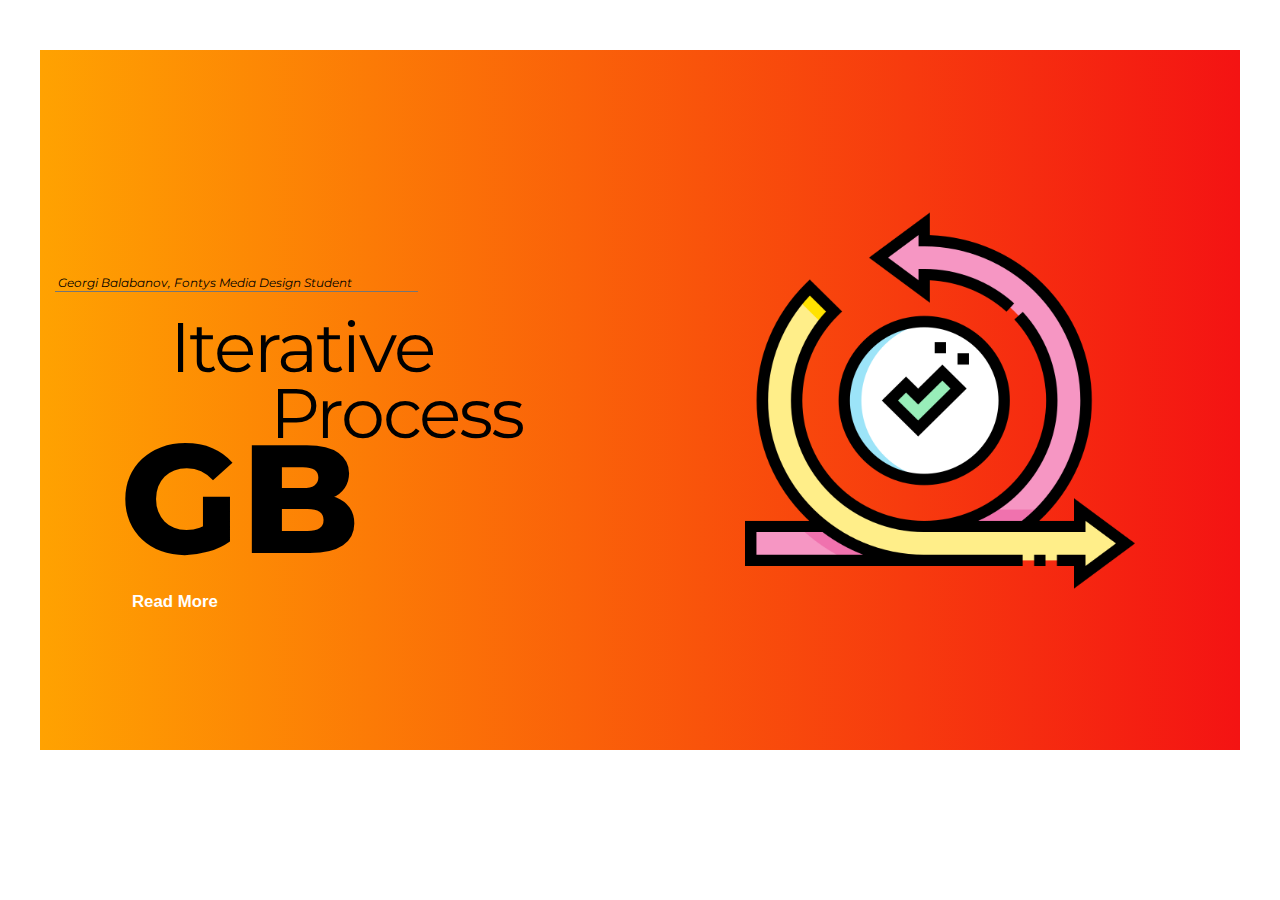
<file: untitled folder 2/professional2tech.html>
<!DOCTYPE html>
<html lang="en">
<head>
    <meta charset="UTF-8">
    <meta http-equiv="X-UA-Compatible" content="IE=edge">
    <meta name="viewport" content="width=device-width, initial-scale=1.0">
    <link href="../untitled folder/css/professional2tech.css" rel="stylesheet">
    <title>Future-Oriented Organization</title>
</head>
<body>
    <div class="container">
        <div class="container-inner">
          <div class="main-content">
            <div class="main-headings" id="main-headings-js">
            <p id="by-line">Georgi Balabanov, Fontys Media Design Student</p>
      
            <div class="heading">
              <h3 id="heading1">Iterative</h3>
              <h3 id="heading2">Process</h3>
              <h1 id="heading3">GB</h1>
            </div>
            <a href="#" class="link" onclick="readMore()">Read More</a>
            </div>
            
            <div class="more-info " id="more-info-js">
              
              <h4>Personal Leadership</h4>
              <p>During these two phases of the studying process, the feedbacks that we've received are one of the most important thing for me. Why's that? Because with the feedbacks I can realized where could be improved and developed.</p>
              
              <p>Looking for a feedback on your own work is the best possible way to hear some criticism from others, like teachers and collegues. I've used every feedback to turn things to the positive way. The key is in one quote that mister Lars showed me- "Tough times don't last, resilient people do".</p>
              
              <p>Lorem ipsum dolor, sit amet consectetur adipisicing elit. Magni saepe suscipit deleniti porro fugit! Atque nisi alias a porro fugiat incidunt exercitationem! Nihil, consectetur. Expedita.</p>
            </div>
            
          </div>
      
          <div class="image-wrapper">
          <div class="image-container">
            <img class="image" src="../untitled folder/img/process.png" style="height: 55%;width:65%" alt="">
          </div>
        </div>
      </div>
      </div>
      <script>
        function readMore() {
            var expandInfo = document.getElementById("more-info-js");
            var mainHeadings = document.getElementById("main-headings-js");
            
            mainHeadings.style.transform = "scale(0.7)";
            expandInfo.style.height = "350px";
          } 
      </script>
</body>
</html>
</file>
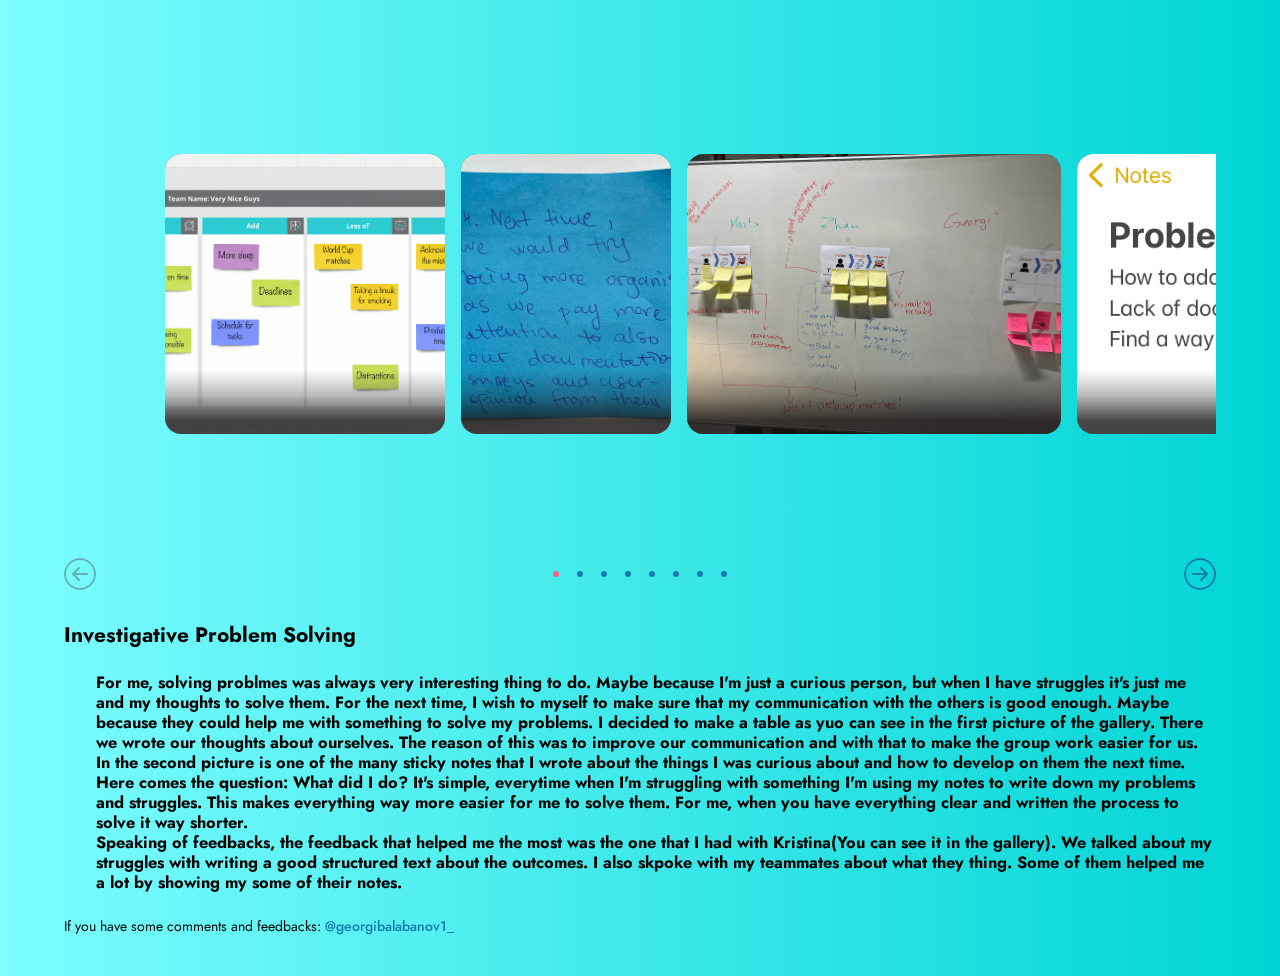
<file: untitled folder 2/professional3.html>
<!DOCTYPE html>
<html>
<head>
    <meta charset="utf-8">
    <link href="../untitled folder/css/professional3.css" rel="stylesheet">
    <meta name="viewport" content="width=device-width, initial-scale=1">
    <title>Personal Portfolio 2022</title>
    <link rel="stylesheet"
    href="https://unpkg.com/boxicons@latest/css/boxicons.min.css">
    <link rel="preconnect" href="https://fonts.googleapis.com">
<link rel="preconnect" href="https://fonts.gstatic.com" crossorigin>
<link href="https://fonts.googleapis.com/css2?family=Jost:ital,wght@0,100;0,200;0,300;0,400;0,500;0,700;0,800;0,900;1,600&display=swap" rel="stylesheet">
<link rel="icon" type="image/x-icon" href="../untitled folder/img/logopf.png">

</head>
<body>
    
    <main class="Main">
        <section class="Carousel" id="carousel" tabindex="-1">
          <h2 class="Hidden">Carousel</h2>
          <article class="Card Card--overlay Card--square" id="card-1">
            <div class="Card__media">
              <img class="Card__image" alt="Card image description" width="480" height="480" loading="lazy" src="../untitled folder/img/georgi.png">
            </div>
            <div class="Card__main">
              <h2 class="Card__heading"><a class="Card__link" href="#"></a></h2>
              
            </div>
          </article>
          
          <!--/Card-->
          <article class="Card Card--overlay Card--portrait" id="card-3">
            <div class="Card__media">
              <img class="Card__image" alt="Card image description" width="400" height="480" loading="lazy" src="../untitled folder/img/stuuur.png">
            </div>
            <div class="Card__main">
              <h2 class="Card__heading"><a class="Card__link" href="#"></a></h2>
              
            </div>
          </article>
          <!--/Card-->
          <article class="Card Card--overlay Card--photo" id="card-4">
            <div class="Card__media">
              <img class="Card__image" alt="Card image description" width="708" height="480" loading="lazy" src="../untitled folder/img/table.png">
            </div>
            <div class="Card__main">
              <h2 class="Card__heading"><a class="Card__link" href="#"></a></h2>
              
            </div>
          </article>
          
          <!--/Card-->
          <article class="Card Card--overlay Card--wide" id="card-6">
            <div class="Card__media">
              <img class="Card__image" alt="Card image description" width="720" height="480" loading="lazy" src="../untitled folder/img/problems.jpg">
            </div>
            <div class="Card__main">
              <h2 class="Card__heading"><a class="Card__link" href="#"></a></h2>
              
            </div>
          </article>
          <!--/Card-->
          <article class="Card Card--overlay Card--wide" id="card-6">
            <div class="Card__media">
              <img class="Card__image" alt="Card image description" width="720" height="480" loading="lazy" src="../untitled folder/img/kris.png">
            </div>
            <div class="Card__main">
              <h2 class="Card__heading"><a class="Card__link" href="#"></a></h2>
              
            </div>
          </article>
          
          <!--/Card-->
        </section>
        <!--/Carousel-->
        
        <nav class="Pagination">
          <h2 class="Hidden">Carousel Navigation</h2>
          <button class="Arrow" type="button" aria-controls="carousel" disabled>
            <svg width="16" height="16" viewBox="0 0 16 16" role="presentation">
              <path fill-rule="evenodd" d="M1 8a7 7 0 1 0 14 0A7 7 0 0 0 1 8zm15 0A8 8 0 1 1 0 8a8 8 0 0 1 16 0zm-4.5-.5a.5.5 0 0 1 0 1H5.707l2.147 2.146a.5.5 0 0 1-.708.708l-3-3a.5.5 0 0 1 0-.708l3-3a.5.5 0 1 1 .708.708L5.707 7.5H11.5z"/>
            </svg>
            <span class="Hidden">Previous slide</span>
          </button>
          <button class="Arrow" type="button" aria-controls="carousel" disabled>
            <svg width="16" height="16" viewBox="0 0 16 16" role="presentation">
              <path fill-rule="evenodd" d="M1 8a7 7 0 1 0 14 0A7 7 0 0 0 1 8zm15 0A8 8 0 1 1 0 8a8 8 0 0 1 16 0zM4.5 7.5a.5.5 0 0 0 0 1h5.793l-2.147 2.146a.5.5 0 0 0 .708.708l3-3a.5.5 0 0 0 0-.708l-3-3a.5.5 0 1 0-.708.708L10.293 7.5H4.5z"/>
            </svg>
            <span class="Hidden">Next slide</span>
          </button>
          <div class="Dots">
            <a href="#card-1" class="Dot" tabindex="-1"><span class="Hidden">Slide 1</span></a>
            <a href="#card-2" class="Dot" tabindex="-1"><span class="Hidden">Slide 2</span></a>
            <a href="#card-3" class="Dot" tabindex="-1"><span class="Hidden">Slide 3</span></a>
            <a href="#card-4" class="Dot" tabindex="-1"><span class="Hidden">Slide 4</span></a>
            <a href="#card-5" class="Dot" tabindex="-1"><span class="Hidden">Slide 5</span></a>
            <a href="#card-6" class="Dot" tabindex="-1"><span class="Hidden">Slide 6</span></a>
            <a href="#card-7" class="Dot" tabindex="-1"><span class="Hidden">Slide 7</span></a>
            <a href="#card-8" class="Dot" tabindex="-1"><span class="Hidden">Slide 8</span></a>
          </div>
        </nav>
        <!--Description-->
        
        <h2>Investigative Problem Solving</h2>
        <ul>
          <h3>For me, solving problmes was always very interesting thing to do. Maybe because I'm just a curious person, but when I have struggles it's just me and my thoughts to solve them. For the next time, I wish to myself to make sure that my communication with the others is good enough. Maybe because they could help me with something to solve my problems. I decided to make a table as yuo can see in the first picture of the gallery. There we wrote our thoughts about ourselves. The reason of this was to improve our communication and with that to make the group work easier for us.</h3>
          <h3>In the second picture is one of the many sticky notes that I wrote about the things I was curious about and how to develop on them the next time.</h3>
          <h3>Here comes the question: What did I do? It's simple, everytime when I'm struggling with something I'm using my notes to write down my problems and struggles. This makes everything way more easier for me to solve them. For me, when you have everything clear and written the process to solve it way shorter.</h3>
          <h3>Speaking of feedbacks, the feedback that helped me the most was the one that I had with Kristina(You can see it in the gallery). We talked about my struggles with writing a good structured text about the outcomes. I also skpoke with my teammates about what they thing. Some of them helped me a lot by showing my some of their notes. </h3>
          <h3></h3>
          <h3></h3>
          <h3></h3>
        </ul>

        <p>If you have some comments and feedbacks: <a href="https://www.instagram.com/georgibalabanov1_/" target="_blank">@georgibalabanov1_</a></p>
        
    
      <script>
        const header = document.querySelector("header");

window.addEventListener("scroll", function(){
    header.classList.toggle ("sticky",window.scrollY >0);
});
    </script>
      <!--The Main Part-->
      <script>
        (() => {
            // Respect user perference
            const isReducedMotion = window.matchMedia(
              '(prefers-reduced-motion: reduce)'
            ).matches;
          
            // Helper to apply inline CSS
            const setStyleProps = ($el, styles) => {
              for (const [key, value] of Object.entries(styles)) {
                if (value === false) {
                  $el.style.removeProperty(key);
                } else {
                  $el.style.setProperty(key, value);
                }
              }
            };
          
            document.querySelectorAll('.Carousel').forEach(($carousel) => {
              $carousel.scrollLeft = 0;
          
              const $cards = Array.from($carousel.querySelectorAll('.Card'));
              const $pagination = $carousel.nextElementSibling;
              const [$previous, $next] = $pagination.querySelectorAll('.Arrow');
              $pagination.querySelector('.Dot').classList.add('Dot--active');
          
              const $start = document.createElement('div');
              const $end = document.createElement('div');
              $carousel.prepend($start);
              $carousel.append($end);
          
              const observer = new IntersectionObserver((entries) => {
                entries.forEach((entry) => {
                  if (entry.target === $start) {
                    if ($previous) {
                      $previous.disabled = entry.isIntersecting;
                    }
                  }
                  if (entry.target === $end) {
                    if ($next) {
                      $next.disabled = entry.isIntersecting;
                    }
                  }
                });
              });
              observer.observe($start);
              observer.observe($end);
          
              const scrollTo = ($card) => {
                let offset = getOffset($card);
                const left = document.dir === 'rtl' ? -offset : offset;
                const behavior = isReducedMotion ? 'auto' : 'smooth';
                $carousel.scrollTo({left, behavior});
              };
          
              const getOffset = ($el) => {
                let offset = $el.offsetLeft;
                if (document.dir === 'rtl') {
                  offset = $carousel.offsetWidth - (offset + $el.offsetWidth);
                }
                return offset;
              };
          
              $previous.addEventListener('click', (ev) => {
                ev.preventDefault();
                let $card = $cards[0];
                const scroll = Math.abs($carousel.scrollLeft);
                $cards.forEach(($item) => {
                  const offset = getOffset($item);
                  if (offset - scroll < -1 && offset > getOffset($card)) {
                    $card = $item;
                  }
                });
                scrollTo($card);
              });
          
              $next.addEventListener('click', (ev) => {
                ev.preventDefault();
                let $card = $cards[$cards.length - 1];
                const scroll = Math.abs($carousel.scrollLeft);
                $cards.forEach(($item) => {
                  const offset = getOffset($item);
                  if (offset - scroll > 1 && offset < getOffset($card)) {
                    $card = $item;
                  }
                });
                scrollTo($card);
              });
          
              $pagination.addEventListener('click', (ev) => {
                if (ev.target.classList.contains('Dot')) {
                  ev.preventDefault();
                  const $card = document.querySelector(new URL(ev.target.href).hash);
                  if ($card) scrollTo($card);
                }
              });
          
              // Highlight nearest "Dot" in pagination
              let scrollTimeout;
              $carousel.addEventListener(
                'scroll',
                () => {
                  clearTimeout(scrollTimeout);
                  scrollTimeout = setTimeout(() => {
                    let $dot = $pagination.querySelector('.Dot--active');
                    if ($dot) $dot.classList.remove('Dot--active');
                    let $active;
                    const scroll = Math.abs($carousel.scrollLeft);
                    if (scroll <= 0) {
                      $active = $cards[0];
                    }
                    if (scroll >= $carousel.scrollWidth - $carousel.offsetWidth) {
                      $active = $cards[$cards.length - 1];
                    }
                    if (!$active) {
                      let oldDiff;
                      $cards.forEach(($card) => {
                        const newDiff = Math.abs(scroll - getOffset($card));
                        if (!$active || newDiff < oldDiff) {
                          $active = $card;
                          oldDiff = newDiff;
                        }
                      });
                    }
                    $dot = $pagination.querySelector(
                      `[href="#${($active ?? $card[0]).id}"]`
                    );
                    if ($dot) $dot.classList.add('Dot--active');
                  }, 50);
                },
                {passive: true}
              );
          
              // Improve arrow key navigation
              $carousel.addEventListener('keydown', (ev) => {
                if (/^(Arrow)?Left$/.test(ev.key)) {
                  ev.preventDefault();
                  (document.dir === 'rtl' ? $next : $previous).click();
                } else if (/(Arrow)?Right$/.test(ev.key)) {
                  ev.preventDefault();
                  (document.dir === 'rtl' ? $previous : $next).click();
                }
              });
          
              // Improve transition when tabbing focus
          
              let scrollLeft = 0;
              $carousel.addEventListener(
                'blur',
                (ev) => {
                  scrollLeft = $carousel.scrollLeft;
                },
                {capture: true}
              );
              $carousel.addEventListener(
                'focus',
                (ev) => {
                  $carousel.scrollLeft = scrollLeft;
                  const $card = ev.target.closest('.Card');
                  if ($card) scrollTo($card);
                },
                {capture: true}
              );
            });
          
            // Optional polyfill
            if (!isReducedMotion && !window.CSS.supports('scroll-behavior: smooth')) {
              import('https://cdn.skypack.dev/smoothscroll-polyfill').then((module) => {
                module.polyfill();
              });
            }
          })();
          
          (() => {
            // Toggle right-to-left for demo
            document.querySelector('#toggle-rtl').addEventListener('change', (ev) => {
              document.dir = ev.target.checked ? 'rtl' : 'ltr';
              document.querySelectorAll('.Carousel').forEach(($carousel) => {
                $carousel.scrollLeft = 0;
              });
            });
          
            // Toggle single slides class for demo
            document.querySelector('#toggle-single').addEventListener('change', (ev) => {
              document.querySelectorAll('.Carousel').forEach(($carousel) => {
                $carousel.classList.toggle('Carousel--single', ev.target.checked);
              });
            });
          })();
      </script>
      <script>
        (function() {
  
            var slideContainer = $('.slide-container');
            
            slideContainer.slick();
            
            $('.clash-card__image img').hide();
            $('.slick-active').find('.clash-card img').fadeIn(200);
            
            // On before slide change
            slideContainer.on('beforeChange', function(event, slick, currentSlide, nextSlide) {
              $('.slick-active').find('.clash-card img').fadeOut(1000);
            });
            
            // On after slide change
            slideContainer.on('afterChange', function(event, slick, currentSlide) {
              $('.slick-active').find('.clash-card img').fadeIn(200);
            });
            
          })();
      </script>
</file>
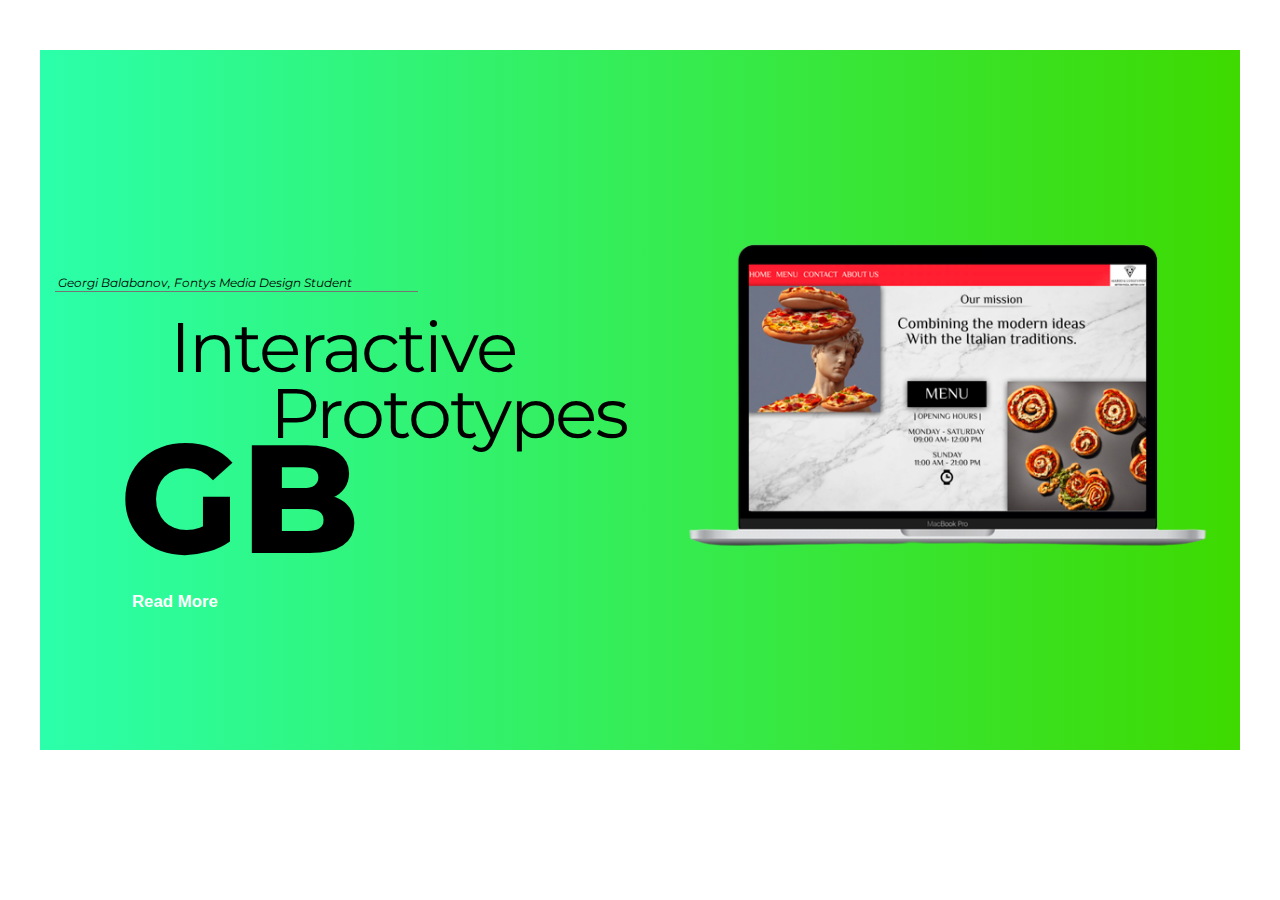
<file: untitled folder 2/professional3tech.html>
<!DOCTYPE html>
<html lang="en">
<head>
    <meta charset="UTF-8">
    <meta http-equiv="X-UA-Compatible" content="IE=edge">
    <meta name="viewport" content="width=device-width, initial-scale=1.0">
    <link href="../untitled folder/css/professional3tech.css" rel="stylesheet">
    <title>Future-Oriented Organization</title>
</head>
<body>
    <div class="container">
        <div class="container-inner">
          <div class="main-content">
            <div class="main-headings" id="main-headings-js">
            <p id="by-line">Georgi Balabanov, Fontys Media Design Student</p>
      
            <div class="heading">
              <h3 id="heading1">Interactive</h3>
              <h3 id="heading2">Prototypes</h3>
              <h1 id="heading3">GB</h1>
            </div>
            <a href="#" class="link" onclick="readMore()">Read More</a>
            
            </div>
            
            <div class="more-info " id="more-info-js">
              
              <h4>Interactive Prototypes</h4>
              <p>The prototypes and the designs were the thing that I enjoyed a lot during the orienting phase and now in the media, they are becoming way more funnier and interesting to do. We have a lot of options and crearive ideas to work on everyday. The resourses are literally unlimited.</p>
              
              <p>For me to do a little sketch or the whole prototype for some of the projects is not a struggle at all and it's not overwhelming. That is basically what I like to do. The prototypes are also really helpful for us and our group projects, because with them we are exchanging the thoughts and ideas we have.</p>
              
              <p>>When we started the housing website with my group, I did a lot of researches to make sure that the prototype will be friendly to the clientele and most importantly, we have to like our product, because if we don't like what we did nobody is going to like and use it.</p>
            </div>
            
          </div>
      
          <div class="image-wrapper">
          <div class="image-container">
            <img class="image" src="../untitled folder/img/mac3.png" alt="">
          </div>
        </div>
      </div>
      </div>
      <script>
        function readMore() {
            var expandInfo = document.getElementById("more-info-js");
            var mainHeadings = document.getElementById("main-headings-js");
            
            mainHeadings.style.transform = "scale(0.7)";
            expandInfo.style.height = "350px";
          } 
      </script>
</body>
</html>
</file>
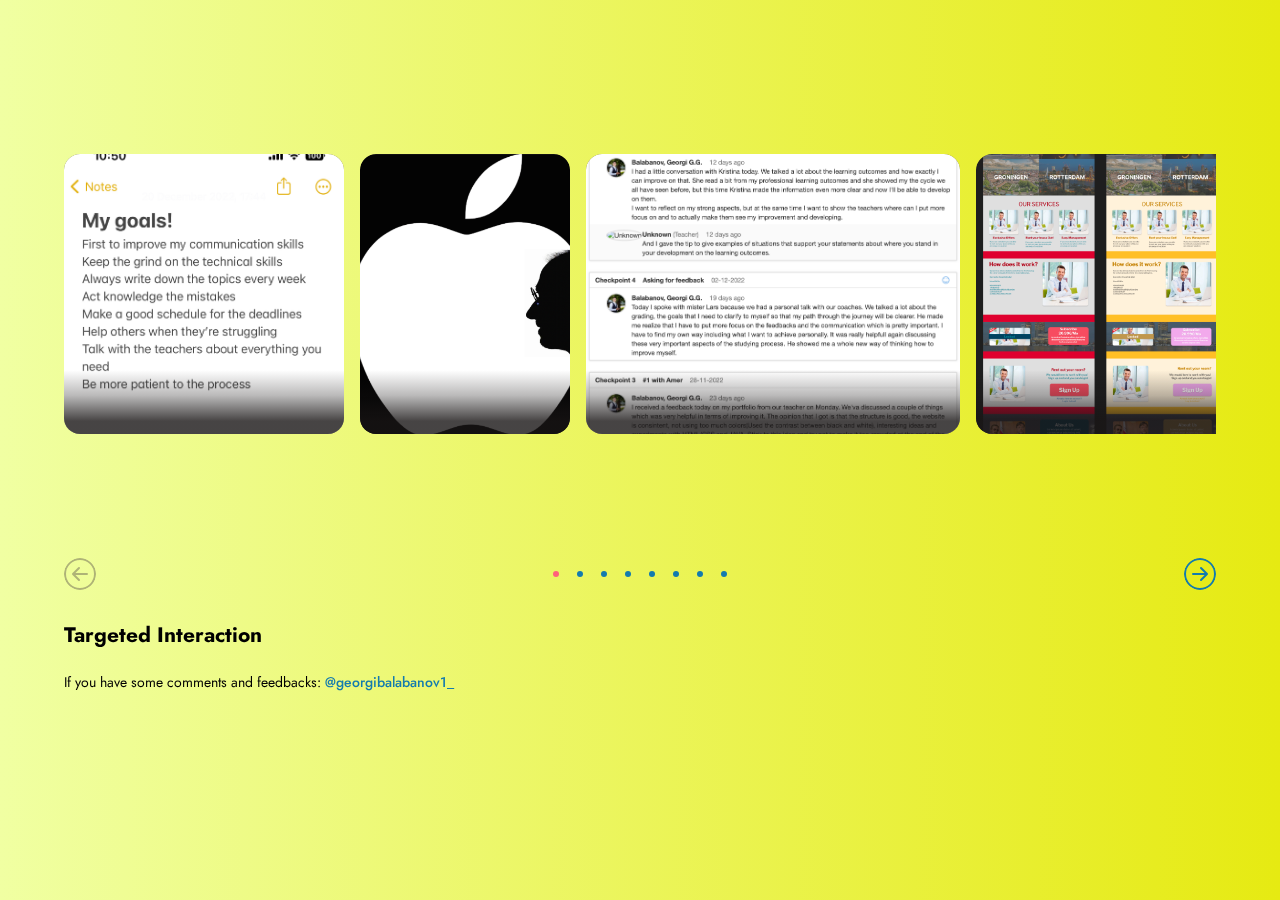
<file: untitled folder 2/professional4.html>
<!DOCTYPE html>
<html>
<head>
    <meta charset="utf-8">
    <link href="../untitled folder/css/professional4.css" rel="stylesheet">
    <meta name="viewport" content="width=device-width, initial-scale=1">
    <title>Personal Portfolio 2022</title>
    <link rel="stylesheet"
    href="https://unpkg.com/boxicons@latest/css/boxicons.min.css">
    <link rel="preconnect" href="https://fonts.googleapis.com">
<link rel="preconnect" href="https://fonts.gstatic.com" crossorigin>
<link href="https://fonts.googleapis.com/css2?family=Jost:ital,wght@0,100;0,200;0,300;0,400;0,500;0,700;0,800;0,900;1,600&display=swap" rel="stylesheet">
<link rel="icon" type="image/x-icon" href="../untitled folder/img/logopf.png">

</head>
<body>
    
    <main class="Main">
        <section class="Carousel" id="carousel" tabindex="-1">
          <h2 class="Hidden">Carousel</h2>
          <article class="Card Card--overlay Card--square" id="card-1">
            <div class="Card__media">
              <img class="Card__image" alt="Card image description" width="480" height="480" loading="lazy" src="../untitled folder/img/notes.jpg">
            </div>
            <div class="Card__main">
              <h2 class="Card__heading"><a class="Card__link" href="#"></a></h2>
              
            </div>
          </article>
          
          <!--/Card-->
          <article class="Card Card--overlay Card--portrait" id="card-3">
            <div class="Card__media">
              <img class="Card__image" alt="Card image description" width="400" height="480" loading="lazy" src="../untitled folder/img/steve.png">
            </div>
            <div class="Card__main">
              <h2 class="Card__heading"><a class="Card__link" href="#"></a></h2>
              
            </div>
          </article>
          <!--/Card-->
          <article class="Card Card--overlay Card--photo" id="card-4">
            <div class="Card__media">
              <img class="Card__image" alt="Card image description" width="708" height="480" loading="lazy" src="../untitled folder/img/feed.png">
            </div>
            <div class="Card__main">
              <h2 class="Card__heading"><a class="Card__link" href="#"></a></h2>
              
            </div>
          </article>
          
          <!--/Card-->
          <article class="Card Card--overlay Card--wide" id="card-6">
            <div class="Card__media">
              <img class="Card__image" alt="Card image description" width="720" height="480" loading="lazy" src="../untitled folder/img/colors.png">
            </div>
            <div class="Card__main">
              <h2 class="Card__heading"><a class="Card__link" href="#"></a></h2>
              
            </div>
          </article>
          
          <!--/Card-->
          <article class="Card Card--overlay Card--photo" id="card-8">
            <div class="Card__media">
              <img class="Card__image" alt="Card image description" width="708" height="480" loading="lazy" src="../untitled folder/img/git.png">
            </div>
            <div class="Card__main">
              <h2><a class="Card__link" href="#"></a></h2>
              
            </div>
          </article>
          <!--/Card-->
        </section>
        <!--/Carousel-->
        
        <nav class="Pagination">
          <h2 class="Hidden">Carousel Navigation</h2>
          <button class="Arrow" type="button" aria-controls="carousel" disabled>
            <svg width="16" height="16" viewBox="0 0 16 16" role="presentation">
              <path fill-rule="evenodd" d="M1 8a7 7 0 1 0 14 0A7 7 0 0 0 1 8zm15 0A8 8 0 1 1 0 8a8 8 0 0 1 16 0zm-4.5-.5a.5.5 0 0 1 0 1H5.707l2.147 2.146a.5.5 0 0 1-.708.708l-3-3a.5.5 0 0 1 0-.708l3-3a.5.5 0 1 1 .708.708L5.707 7.5H11.5z"/>
            </svg>
            <span class="Hidden">Previous slide</span>
          </button>
          <button class="Arrow" type="button" aria-controls="carousel" disabled>
            <svg width="16" height="16" viewBox="0 0 16 16" role="presentation">
              <path fill-rule="evenodd" d="M1 8a7 7 0 1 0 14 0A7 7 0 0 0 1 8zm15 0A8 8 0 1 1 0 8a8 8 0 0 1 16 0zM4.5 7.5a.5.5 0 0 0 0 1h5.793l-2.147 2.146a.5.5 0 0 0 .708.708l3-3a.5.5 0 0 0 0-.708l-3-3a.5.5 0 1 0-.708.708L10.293 7.5H4.5z"/>
            </svg>
            <span class="Hidden">Next slide</span>
          </button>
          <div class="Dots">
            <a href="#card-1" class="Dot" tabindex="-1"><span class="Hidden">Slide 1</span></a>
            <a href="#card-2" class="Dot" tabindex="-1"><span class="Hidden">Slide 2</span></a>
            <a href="#card-3" class="Dot" tabindex="-1"><span class="Hidden">Slide 3</span></a>
            <a href="#card-4" class="Dot" tabindex="-1"><span class="Hidden">Slide 4</span></a>
            <a href="#card-5" class="Dot" tabindex="-1"><span class="Hidden">Slide 5</span></a>
            <a href="#card-6" class="Dot" tabindex="-1"><span class="Hidden">Slide 6</span></a>
            <a href="#card-7" class="Dot" tabindex="-1"><span class="Hidden">Slide 7</span></a>
            <a href="#card-8" class="Dot" tabindex="-1"><span class="Hidden">Slide 8</span></a>
          </div>
        </nav>
        <!--Description-->
        
        <h2>Targeted Interaction</h2>
        <ul>
          <h3></h3>
          <h3></h3>
          <h3></h3>
          <h3></h3>
          <h3></h3>
        </ul>

        <p>If you have some comments and feedbacks: <a href="https://www.instagram.com/georgibalabanov1_/" target="_blank">@georgibalabanov1_</a></p>
        
    
      <script>
        const header = document.querySelector("header");

window.addEventListener("scroll", function(){
    header.classList.toggle ("sticky",window.scrollY >0);
});
    </script>
      <!--The Main Part-->
      <script>
        (() => {
            // Respect user perference
            const isReducedMotion = window.matchMedia(
              '(prefers-reduced-motion: reduce)'
            ).matches;
          
            // Helper to apply inline CSS
            const setStyleProps = ($el, styles) => {
              for (const [key, value] of Object.entries(styles)) {
                if (value === false) {
                  $el.style.removeProperty(key);
                } else {
                  $el.style.setProperty(key, value);
                }
              }
            };
          
            document.querySelectorAll('.Carousel').forEach(($carousel) => {
              $carousel.scrollLeft = 0;
          
              const $cards = Array.from($carousel.querySelectorAll('.Card'));
              const $pagination = $carousel.nextElementSibling;
              const [$previous, $next] = $pagination.querySelectorAll('.Arrow');
              $pagination.querySelector('.Dot').classList.add('Dot--active');
          
              const $start = document.createElement('div');
              const $end = document.createElement('div');
              $carousel.prepend($start);
              $carousel.append($end);
          
              const observer = new IntersectionObserver((entries) => {
                entries.forEach((entry) => {
                  if (entry.target === $start) {
                    if ($previous) {
                      $previous.disabled = entry.isIntersecting;
                    }
                  }
                  if (entry.target === $end) {
                    if ($next) {
                      $next.disabled = entry.isIntersecting;
                    }
                  }
                });
              });
              observer.observe($start);
              observer.observe($end);
          
              const scrollTo = ($card) => {
                let offset = getOffset($card);
                const left = document.dir === 'rtl' ? -offset : offset;
                const behavior = isReducedMotion ? 'auto' : 'smooth';
                $carousel.scrollTo({left, behavior});
              };
          
              const getOffset = ($el) => {
                let offset = $el.offsetLeft;
                if (document.dir === 'rtl') {
                  offset = $carousel.offsetWidth - (offset + $el.offsetWidth);
                }
                return offset;
              };
          
              $previous.addEventListener('click', (ev) => {
                ev.preventDefault();
                let $card = $cards[0];
                const scroll = Math.abs($carousel.scrollLeft);
                $cards.forEach(($item) => {
                  const offset = getOffset($item);
                  if (offset - scroll < -1 && offset > getOffset($card)) {
                    $card = $item;
                  }
                });
                scrollTo($card);
              });
          
              $next.addEventListener('click', (ev) => {
                ev.preventDefault();
                let $card = $cards[$cards.length - 1];
                const scroll = Math.abs($carousel.scrollLeft);
                $cards.forEach(($item) => {
                  const offset = getOffset($item);
                  if (offset - scroll > 1 && offset < getOffset($card)) {
                    $card = $item;
                  }
                });
                scrollTo($card);
              });
          
              $pagination.addEventListener('click', (ev) => {
                if (ev.target.classList.contains('Dot')) {
                  ev.preventDefault();
                  const $card = document.querySelector(new URL(ev.target.href).hash);
                  if ($card) scrollTo($card);
                }
              });
          
              // Highlight nearest "Dot" in pagination
              let scrollTimeout;
              $carousel.addEventListener(
                'scroll',
                () => {
                  clearTimeout(scrollTimeout);
                  scrollTimeout = setTimeout(() => {
                    let $dot = $pagination.querySelector('.Dot--active');
                    if ($dot) $dot.classList.remove('Dot--active');
                    let $active;
                    const scroll = Math.abs($carousel.scrollLeft);
                    if (scroll <= 0) {
                      $active = $cards[0];
                    }
                    if (scroll >= $carousel.scrollWidth - $carousel.offsetWidth) {
                      $active = $cards[$cards.length - 1];
                    }
                    if (!$active) {
                      let oldDiff;
                      $cards.forEach(($card) => {
                        const newDiff = Math.abs(scroll - getOffset($card));
                        if (!$active || newDiff < oldDiff) {
                          $active = $card;
                          oldDiff = newDiff;
                        }
                      });
                    }
                    $dot = $pagination.querySelector(
                      `[href="#${($active ?? $card[0]).id}"]`
                    );
                    if ($dot) $dot.classList.add('Dot--active');
                  }, 50);
                },
                {passive: true}
              );
          
              // Improve arrow key navigation
              $carousel.addEventListener('keydown', (ev) => {
                if (/^(Arrow)?Left$/.test(ev.key)) {
                  ev.preventDefault();
                  (document.dir === 'rtl' ? $next : $previous).click();
                } else if (/(Arrow)?Right$/.test(ev.key)) {
                  ev.preventDefault();
                  (document.dir === 'rtl' ? $previous : $next).click();
                }
              });
          
              // Improve transition when tabbing focus
          
              let scrollLeft = 0;
              $carousel.addEventListener(
                'blur',
                (ev) => {
                  scrollLeft = $carousel.scrollLeft;
                },
                {capture: true}
              );
              $carousel.addEventListener(
                'focus',
                (ev) => {
                  $carousel.scrollLeft = scrollLeft;
                  const $card = ev.target.closest('.Card');
                  if ($card) scrollTo($card);
                },
                {capture: true}
              );
            });
          
            // Optional polyfill
            if (!isReducedMotion && !window.CSS.supports('scroll-behavior: smooth')) {
              import('https://cdn.skypack.dev/smoothscroll-polyfill').then((module) => {
                module.polyfill();
              });
            }
          })();
          
          (() => {
            // Toggle right-to-left for demo
            document.querySelector('#toggle-rtl').addEventListener('change', (ev) => {
              document.dir = ev.target.checked ? 'rtl' : 'ltr';
              document.querySelectorAll('.Carousel').forEach(($carousel) => {
                $carousel.scrollLeft = 0;
              });
            });
          
            // Toggle single slides class for demo
            document.querySelector('#toggle-single').addEventListener('change', (ev) => {
              document.querySelectorAll('.Carousel').forEach(($carousel) => {
                $carousel.classList.toggle('Carousel--single', ev.target.checked);
              });
            });
          })();
      </script>
      <script>
        (function() {
  
            var slideContainer = $('.slide-container');
            
            slideContainer.slick();
            
            $('.clash-card__image img').hide();
            $('.slick-active').find('.clash-card img').fadeIn(200);
            
            // On before slide change
            slideContainer.on('beforeChange', function(event, slick, currentSlide, nextSlide) {
              $('.slick-active').find('.clash-card img').fadeOut(1000);
            });
            
            // On after slide change
            slideContainer.on('afterChange', function(event, slick, currentSlide) {
              $('.slick-active').find('.clash-card img').fadeIn(200);
            });
            
          })();
      </script>
</file>
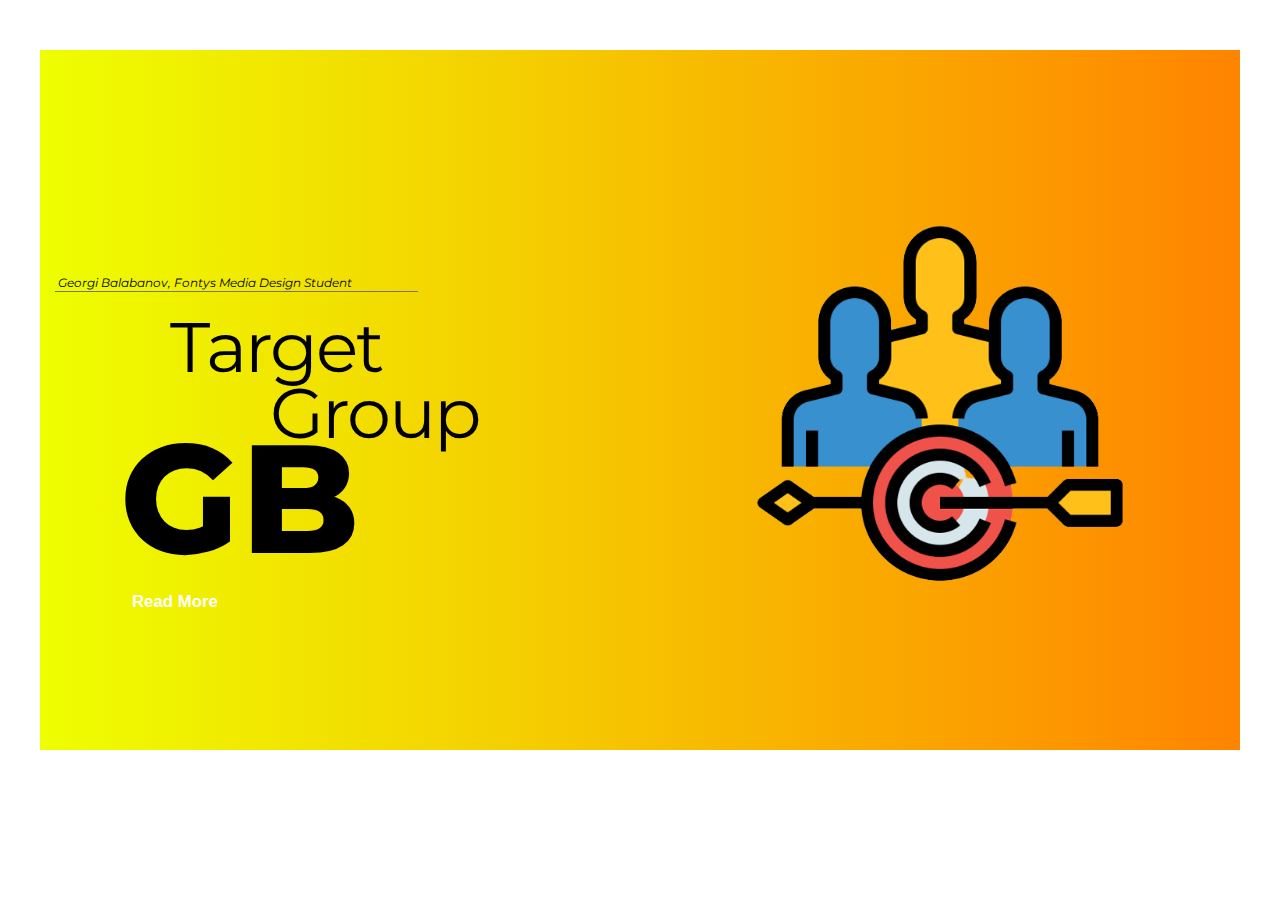
<file: untitled folder 2/professional4tech.html>
<!DOCTYPE html>
<html lang="en">
<head>
    <meta charset="UTF-8">
    <meta http-equiv="X-UA-Compatible" content="IE=edge">
    <meta name="viewport" content="width=device-width, initial-scale=1.0">
    <link href="../untitled folder/css/professional4tech.css" rel="stylesheet">
    <title>Future-Oriented Organization</title>
</head>
<body>
    <div class="container">
        <div class="container-inner">
          <div class="main-content">
            <div class="main-headings" id="main-headings-js">
            <p id="by-line">Georgi Balabanov, Fontys Media Design Student</p>
      
            <div class="heading">
              <h3 id="heading1">Target</h3>
              <h3 id="heading2">Group</h3>
              <h1 id="heading3">GB</h1>
            </div>
      
            <a href="#" class="link" onclick="readMore()">Read More</a>
            </div>
            
            <div class="more-info " id="more-info-js">
              
              <h4>Targeted Interaction</h4>
              <p>Lorem ipsum dolor sit amet consectetur, adipisicing elit. Esse expedita impedit iste, quibusdam debitis fugit repudiandae voluptatum vero quod nulla!</p>
              
              Lorem, ipsum dolor sit amet consectetur adipisicing elit. Expedita delectus iusto facere dignissimos quaerat facilis voluptatibus fuga quod impedit. Atque tenetur amet officia repudiandae odit.</p>
              
              Lorem ipsum dolor, sit amet consectetur adipisicing elit. Magni saepe suscipit deleniti porro fugit! Atque nisi alias a porro fugiat incidunt exercitationem! Nihil, consectetur. Expedita.</p>
            </div>
            
          </div>
      
          <div class="image-wrapper">
          <div class="image-container">
            <img class="image" src="../untitled folder/img/targetgr.png" style="height: 55%;width:65%" alt="">
          </div>
        </div>
      </div>
      </div>
      <script>
        function readMore() {
            var expandInfo = document.getElementById("more-info-js");
            var mainHeadings = document.getElementById("main-headings-js");
            
            mainHeadings.style.transform = "scale(0.7)";
            expandInfo.style.height = "350px";
          } 
      </script>
      <script>
        function readMore() {
            var expandInfo = document.getElementById("more-info-js");
            var mainHeadings = document.getElementById("main-headings-js");
            
            mainHeadings.style.transform = "scale(0.7)";
            expandInfo.style.height = "350px";
          } 
      </script>
      <script>
        function readMore() {
            var expandInfo = document.getElementById("more-info-js");
            var mainHeadings = document.getElementById("main-headings-js");
            
            mainHeadings.style.transform = "scale(0.7)";
            expandInfo.style.height = "350px";
          } 
      </script>
      <script>
        function readMore() {
            var expandInfo = document.getElementById("more-info-js");
            var mainHeadings = document.getElementById("main-headings-js");
            
            mainHeadings.style.transform = "scale(0.7)";
            expandInfo.style.height = "350px";
          } 
      </script>
</body>
</html>
</file>
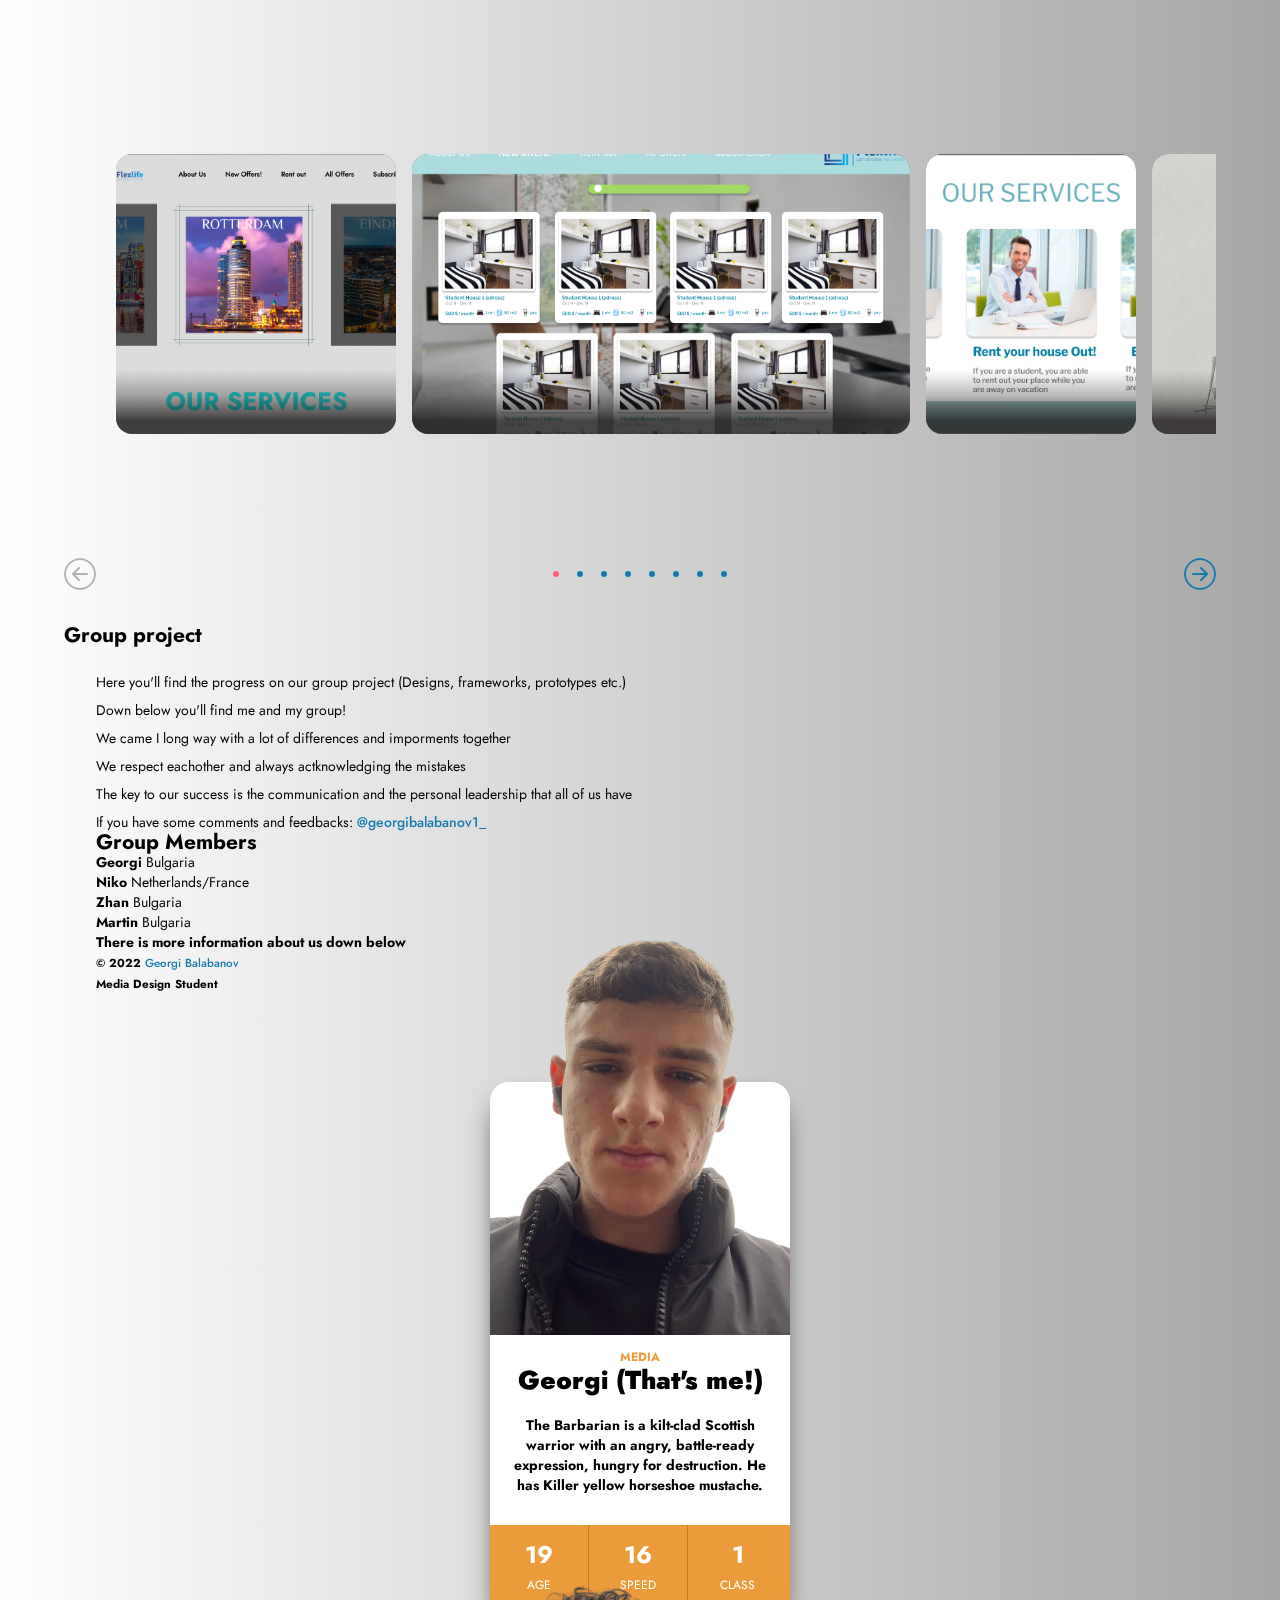
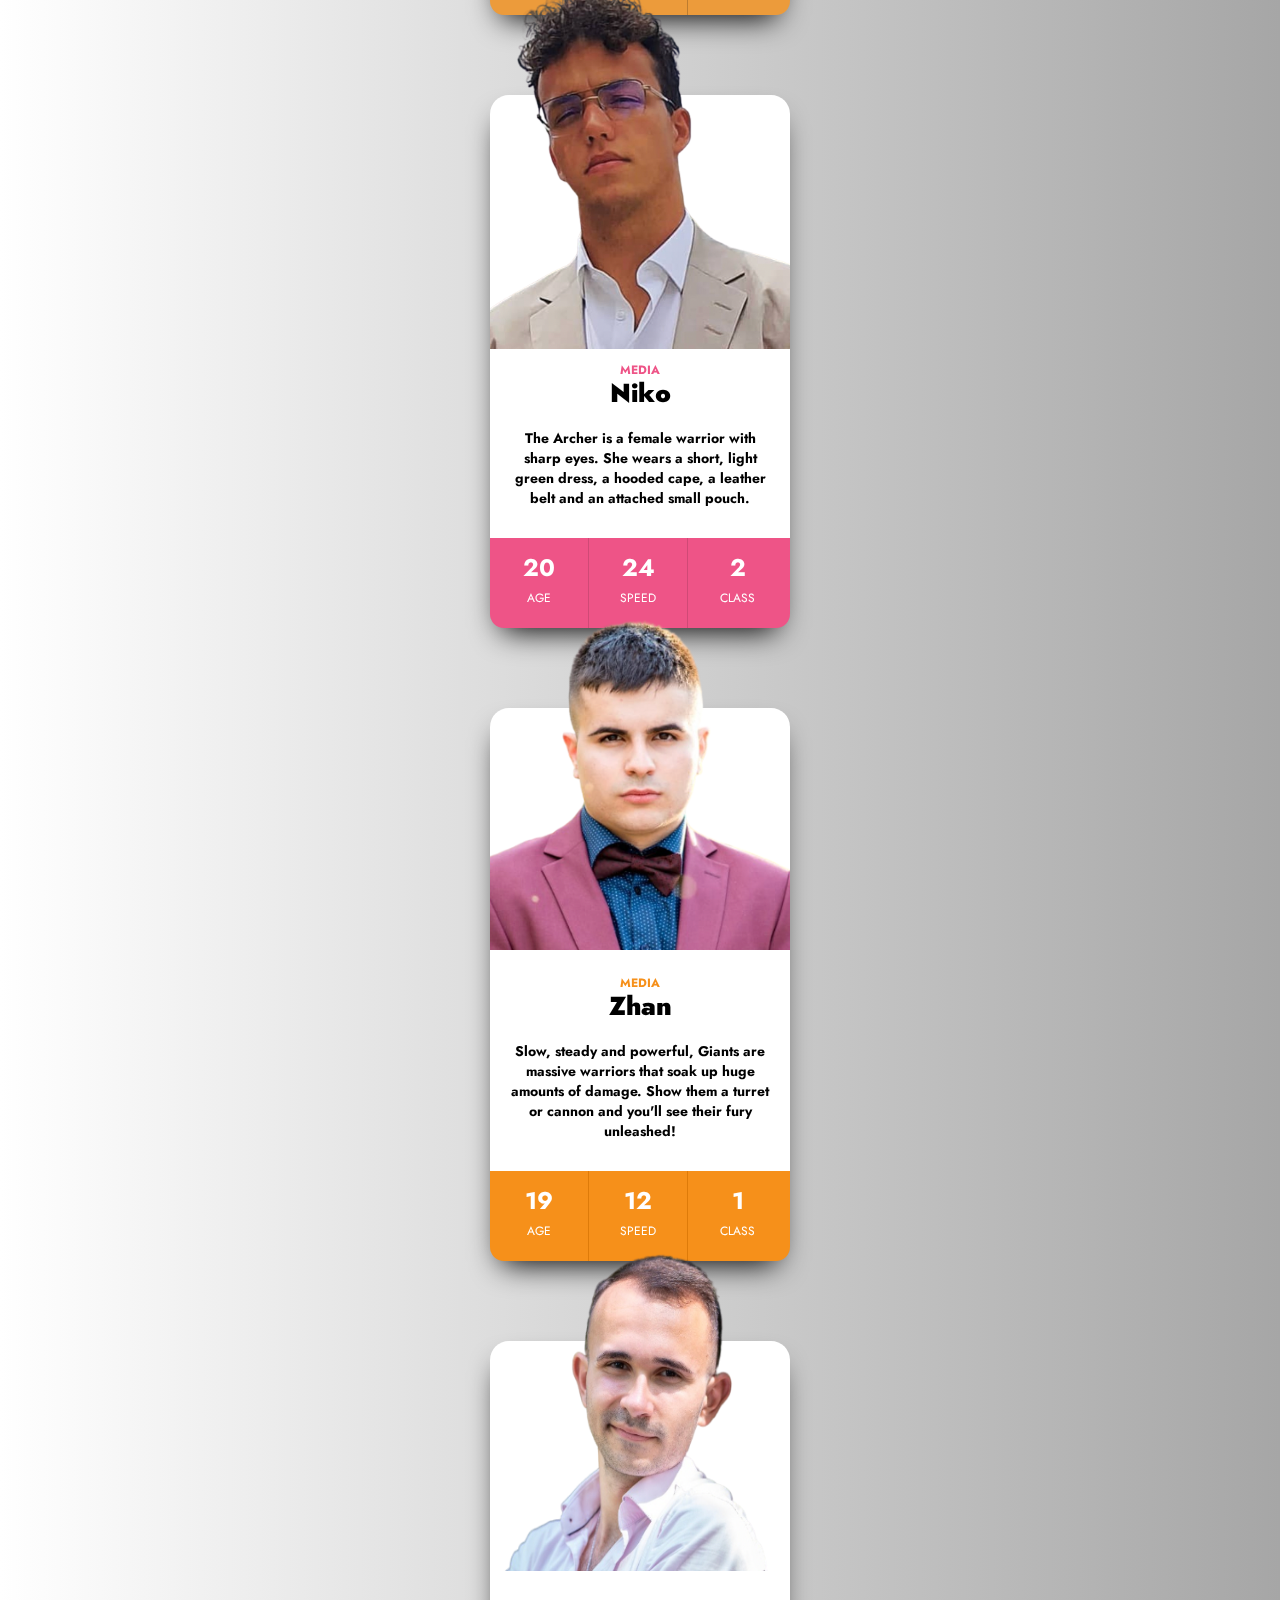
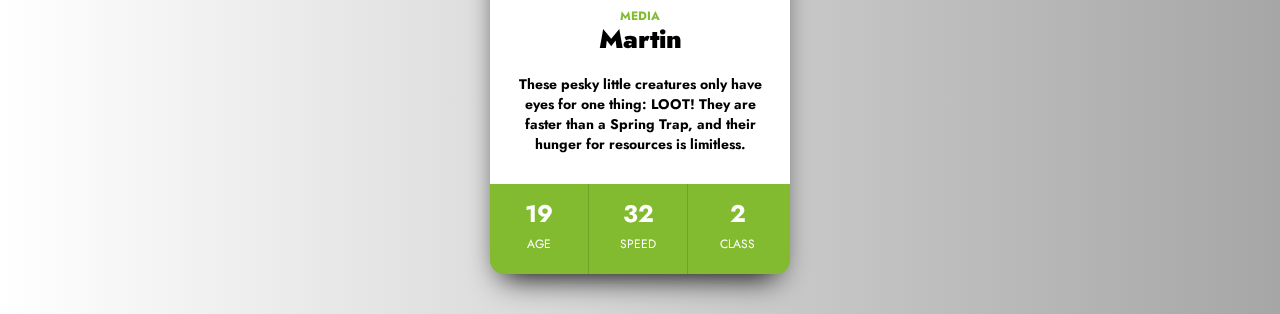
<file: untitled folder 2/projectpart.html>
<!DOCTYPE html>
<html>
<head>
    <meta charset="utf-8">
    <link href="../untitled folder/css/projectpart.css" rel="stylesheet">
    <meta name="viewport" content="width=device-width, initial-scale=1">
    <title>Personal Portfolio 2022</title>
    <link rel="stylesheet"
    href="https://unpkg.com/boxicons@latest/css/boxicons.min.css">
    <link rel="preconnect" href="https://fonts.googleapis.com">
<link rel="preconnect" href="https://fonts.gstatic.com" crossorigin>
<link href="https://fonts.googleapis.com/css2?family=Jost:ital,wght@0,100;0,200;0,300;0,400;0,500;0,700;0,800;0,900;1,600&display=swap" rel="stylesheet">
<link rel="icon" type="image/x-icon" href="../untitled folder/img/logopf.png">

</head>
<body>
    <!----The header---->
    
    <main class="Main">
        <section class="Carousel" id="carousel" tabindex="-1">
          <h2 class="Hidden">Carousel</h2>
          <article class="Card Card--overlay Card--square" id="card-1">
            <div class="Card__media">
              <img class="Card__image" alt="Card image description" width="480" height="480" loading="lazy" src="../untitled folder/img/picture1.png">
            </div>
            <div class="Card__main">
              <h2 class="Card__heading"><a class="Card__link" href="#"></a></h2>
              
            </div>
          </article>
          <!--/Card-->
          <article class="Card Card--overlay Card--wide" id="card-2">
            <div class="Card__media">
              <img class="Card__image" alt="Card image description" width="720" height="480" loading="lazy" src="../untitled folder/img/picture2.png">
            </div>
            <div class="Card__main">
              <h2 class="Card__heading"><a class="Card__link" href="#"></a></h2>
              
            </div>
          </article>
          <!--/Card-->
          <article class="Card Card--overlay Card--portrait" id="card-3">
            <div class="Card__media">
              <img class="Card__image" alt="Card image description" width="400" height="480" loading="lazy" src="../untitled folder/img/picture3.png">
            </div>
            <div class="Card__main">
              <h2 class="Card__heading"><a class="Card__link" href="#"></a></h2>
              
            </div>
          </article>
          <!--/Card-->
          <article class="Card Card--overlay Card--photo" id="card-4">
            <div class="Card__media">
              <img class="Card__image" alt="Card image description" width="708" height="480" loading="lazy" src="../untitled folder/img/login.png">
            </div>
            <div class="Card__main">
              <h2 class="Card__heading"><a class="Card__link" href="#"></a></h2>
              
            </div>
          </article>
          <!--/Card-->
          <article class="Card Card--overlay Card--square" id="card-5">
            <div class="Card__media">
              <img class="Card__image" alt="Card image description" width="480" height="480" loading="lazy" src="../untitled folder/img/homepage.png">
            </div>
            <div class="Card__main">
              <h2 class="Card__heading"><a class="Card__link" href="#"></a></h2>
              
            </div>
          </article>
          <!--/Card-->
          <article class="Card Card--overlay Card--wide" id="card-6">
            <div class="Card__media">
              <img class="Card__image" alt="Card image description" width="720" height="480" loading="lazy" src="../untitled folder/img/color.png">
            </div>
            <div class="Card__main">
              <h2 class="Card__heading"><a class="Card__link" href="#"></a></h2>
              
            </div>
          </article>
          <!--/Card-->
          <article class="Card Card--overlay Card--portrait" id="card-7">
            <div class="Card__media">
              <img class="Card__image" alt="Card image description" width="360" height="480" loading="lazy" src="../untitled folder/img/inter.JPG">
            </div>
            <div class="Card__main">
              <h2><a class="Card__link" href="#"></a></h2>
              
            </div>
          </article>
          <!--/Card-->
          <article class="Card Card--overlay Card--photo" id="card-8">
            <div class="Card__media">
              <img class="Card__image" alt="Card image description" width="708" height="480" loading="lazy" src="../untitled folder/img/georgi.png">
            </div>
            <div class="Card__main">
              <h2><a class="Card__link" href="#"></a></h2>
              
            </div>
          </article>
          <!--/Card-->
        </section>
        <!--/Carousel-->
        
        <nav class="Pagination">
          <h2 class="Hidden">Carousel Navigation</h2>
          <button class="Arrow" type="button" aria-controls="carousel" disabled>
            <svg width="16" height="16" viewBox="0 0 16 16" role="presentation">
              <path fill-rule="evenodd" d="M1 8a7 7 0 1 0 14 0A7 7 0 0 0 1 8zm15 0A8 8 0 1 1 0 8a8 8 0 0 1 16 0zm-4.5-.5a.5.5 0 0 1 0 1H5.707l2.147 2.146a.5.5 0 0 1-.708.708l-3-3a.5.5 0 0 1 0-.708l3-3a.5.5 0 1 1 .708.708L5.707 7.5H11.5z"/>
            </svg>
            <span class="Hidden">Previous slide</span>
          </button>
          <button class="Arrow" type="button" aria-controls="carousel" disabled>
            <svg width="16" height="16" viewBox="0 0 16 16" role="presentation">
              <path fill-rule="evenodd" d="M1 8a7 7 0 1 0 14 0A7 7 0 0 0 1 8zm15 0A8 8 0 1 1 0 8a8 8 0 0 1 16 0zM4.5 7.5a.5.5 0 0 0 0 1h5.793l-2.147 2.146a.5.5 0 0 0 .708.708l3-3a.5.5 0 0 0 0-.708l-3-3a.5.5 0 1 0-.708.708L10.293 7.5H4.5z"/>
            </svg>
            <span class="Hidden">Next slide</span>
          </button>
          <div class="Dots">
            <a href="#card-1" class="Dot" tabindex="-1"><span class="Hidden">Slide 1</span></a>
            <a href="#card-2" class="Dot" tabindex="-1"><span class="Hidden">Slide 2</span></a>
            <a href="#card-3" class="Dot" tabindex="-1"><span class="Hidden">Slide 3</span></a>
            <a href="#card-4" class="Dot" tabindex="-1"><span class="Hidden">Slide 4</span></a>
            <a href="#card-5" class="Dot" tabindex="-1"><span class="Hidden">Slide 5</span></a>
            <a href="#card-6" class="Dot" tabindex="-1"><span class="Hidden">Slide 6</span></a>
            <a href="#card-7" class="Dot" tabindex="-1"><span class="Hidden">Slide 7</span></a>
            <a href="#card-8" class="Dot" tabindex="-1"><span class="Hidden">Slide 8</span></a>
          </div>
        </nav>
        <!--Description-->
        
        <h2>Group project</h2>
        <ul>
          <li>Here you'll find the progress on our group project (Designs, frameworks, prototypes etc.)</li>
          <li>Down below you'll find me and my group!</li>
          <li>We came I long way with a lot of differences and imporments together</li>
          <li>We respect eachother and always actknowledging the mistakes</li>
          <li>The key to our success is the communication and the personal leadership that all of us have</li>
          <li>
            
        <p>If you have some comments and feedbacks: <a href="https://www.instagram.com/georgibalabanov1_/" target="_blank">@georgibalabanov1_</a></p>
        <h2>Group Members</h2>
        <p><b>Georgi</b> Bulgaria </p>
        <p><b>Niko</b> Netherlands/France </p>
        <p><b>Zhan</b> Bulgaria</p>
        <p><b>Martin</b> Bulgaria </p>
        <p><b>There is more information about us down below</p>
        <footer>
          <p><small>© 2022 <a href="https://www.instagram.com/georgibalabanov1_/" target="_blank">Georgi Balabanov</a> 
            <br>Media Design Student</a></small></p>
        </footer>
    </main>
    <div class="slide-container">
  
        <div class="wrapper">
          <div class="clash-card barbarian">
            <div class="clash-card__image clash-card__image--barbarian">
              <img src="../untitled folder/img/gogi.png" alt="barbarian" >
            </div>
            <div class="clash-card__level clash-card__level--barbarian">Media</div>
            <div class="clash-card__unit-name">Georgi (That's me!)</div>
            <div class="clash-card__unit-description">
              The Barbarian is a kilt-clad Scottish warrior with an angry, battle-ready expression, hungry for destruction. He has Killer yellow horseshoe mustache.
            </div>
      
            <div class="clash-card__unit-stats clash-card__unit-stats--barbarian clearfix">
              <div class="one-third">
                <div class="stat">19</div>
                <div class="stat-value">Age</div>
              </div>
      
              <div class="one-third">
                <div class="stat">16</div>
                <div class="stat-value">Speed</div>
              </div>
      
              <div class="one-third no-border">
                <div class="stat">1</div>
                <div class="stat-value">Class</div>
              </div>
      
            </div>
      
          </div> <!-- end clash-card barbarian-->
        </div> <!-- end wrapper -->
        
        <div class="wrapper">
          <div class="clash-card archer">
            <div class="clash-card__image clash-card__image--archer">
              <img src="../untitled folder/img/niki.png" alt="archer" />
            </div>
            <div class="clash-card__level clash-card__level--archer">Media</div>
            <div class="clash-card__unit-name">Niko</div>
            <div class="clash-card__unit-description">
              The Archer is a female warrior with sharp eyes. She wears a short, light green dress, a hooded cape, a leather belt and an attached small pouch.
            </div>
      
            <div class="clash-card__unit-stats clash-card__unit-stats--archer clearfix">
              <div class="one-third">
                <div class="stat">20</div>
                <div class="stat-value">Age</div>
              </div>
      
              <div class="one-third">
                <div class="stat">24</div>
                <div class="stat-value">Speed</div>
              </div>
      
              <div class="one-third no-border">
                <div class="stat">2</div>
                <div class="stat-value">Class</div>
              </div>
      
            </div>
      
          </div> <!-- end clash-card archer-->
        </div> <!-- end wrapper -->
        
        <div class="wrapper">
          <div class="clash-card giant">
            <div class="clash-card__image clash-card__image--giant">
              <img src="../untitled folder/img/zhaan.png" alt="giant" />
            </div>
            <div class="clash-card__level clash-card__level--giant">Media</div>
            <div class="clash-card__unit-name">Zhan</div>
            <div class="clash-card__unit-description">
              Slow, steady and powerful, Giants are massive warriors that soak up huge amounts of damage. Show them a turret or cannon and you'll see their fury unleashed!
            </div>
      
            <div class="clash-card__unit-stats clash-card__unit-stats--giant clearfix">
              <div class="one-third">
                <div class="stat">19</div>
                <div class="stat-value">Age</div>
              </div>
      
              <div class="one-third">
                <div class="stat">12</div>
                <div class="stat-value">Speed</div>
              </div>
      
              <div class="one-third no-border">
                <div class="stat">1</div>
                <div class="stat-value">Class</div>
              </div>
      
            </div>
      
          </div> <!-- end clash-card giant-->
        </div> <!-- end wrapper -->
        
         <div class="wrapper">
          <div class="clash-card goblin">
            <div class="clash-card__image clash-card__image--goblin">
              <img src="../untitled folder/img/marto-removebg-preview.png"  style="height: 150%;width:250%"  alt="goblin" />
            </div>
            <div class="clash-card__level clash-card__level--goblin">Media</div>
            <div class="clash-card__unit-name">Martin</div>
            <div class="clash-card__unit-description">
              These pesky little creatures only have eyes for one thing: LOOT! They are faster than a Spring Trap, and their hunger for resources is limitless.
            </div>
      
            <div class="clash-card__unit-stats clash-card__unit-stats--goblin clearfix">
              <div class="one-third">
                <div class="stat">19</div>
                <div class="stat-value">Age</div>
              </div>
      
              <div class="one-third">
                <div class="stat">32</div>
                <div class="stat-value">Speed</div>
              </div>
      
              <div class="one-third no-border">
                <div class="stat">2</div>
                <div class="stat-value">Class</div>
              </div>
      
            </div>
      
          </div> <!-- end clash-card goblin-->
        </div> <!-- end wrapper -->
         <!-- end clash-card wizard-->
        </div> <!-- end wrapper -->
        
      </div> <!-- end container -->
      <script>
        const header = document.querySelector("header");

window.addEventListener("scroll", function(){
    header.classList.toggle ("sticky",window.scrollY >0);
});
    </script>
      <!--The Main Part-->
      <script>
        (() => {
            // Respect user perference
            const isReducedMotion = window.matchMedia(
              '(prefers-reduced-motion: reduce)'
            ).matches;
          
            // Helper to apply inline CSS
            const setStyleProps = ($el, styles) => {
              for (const [key, value] of Object.entries(styles)) {
                if (value === false) {
                  $el.style.removeProperty(key);
                } else {
                  $el.style.setProperty(key, value);
                }
              }
            };
          
            document.querySelectorAll('.Carousel').forEach(($carousel) => {
              $carousel.scrollLeft = 0;
          
              const $cards = Array.from($carousel.querySelectorAll('.Card'));
              const $pagination = $carousel.nextElementSibling;
              const [$previous, $next] = $pagination.querySelectorAll('.Arrow');
              $pagination.querySelector('.Dot').classList.add('Dot--active');
          
              const $start = document.createElement('div');
              const $end = document.createElement('div');
              $carousel.prepend($start);
              $carousel.append($end);
          
              const observer = new IntersectionObserver((entries) => {
                entries.forEach((entry) => {
                  if (entry.target === $start) {
                    if ($previous) {
                      $previous.disabled = entry.isIntersecting;
                    }
                  }
                  if (entry.target === $end) {
                    if ($next) {
                      $next.disabled = entry.isIntersecting;
                    }
                  }
                });
              });
              observer.observe($start);
              observer.observe($end);
          
              const scrollTo = ($card) => {
                let offset = getOffset($card);
                const left = document.dir === 'rtl' ? -offset : offset;
                const behavior = isReducedMotion ? 'auto' : 'smooth';
                $carousel.scrollTo({left, behavior});
              };
          
              const getOffset = ($el) => {
                let offset = $el.offsetLeft;
                if (document.dir === 'rtl') {
                  offset = $carousel.offsetWidth - (offset + $el.offsetWidth);
                }
                return offset;
              };
          
              $previous.addEventListener('click', (ev) => {
                ev.preventDefault();
                let $card = $cards[0];
                const scroll = Math.abs($carousel.scrollLeft);
                $cards.forEach(($item) => {
                  const offset = getOffset($item);
                  if (offset - scroll < -1 && offset > getOffset($card)) {
                    $card = $item;
                  }
                });
                scrollTo($card);
              });
          
              $next.addEventListener('click', (ev) => {
                ev.preventDefault();
                let $card = $cards[$cards.length - 1];
                const scroll = Math.abs($carousel.scrollLeft);
                $cards.forEach(($item) => {
                  const offset = getOffset($item);
                  if (offset - scroll > 1 && offset < getOffset($card)) {
                    $card = $item;
                  }
                });
                scrollTo($card);
              });
          
              $pagination.addEventListener('click', (ev) => {
                if (ev.target.classList.contains('Dot')) {
                  ev.preventDefault();
                  const $card = document.querySelector(new URL(ev.target.href).hash);
                  if ($card) scrollTo($card);
                }
              });
          
              // Highlight nearest "Dot" in pagination
              let scrollTimeout;
              $carousel.addEventListener(
                'scroll',
                () => {
                  clearTimeout(scrollTimeout);
                  scrollTimeout = setTimeout(() => {
                    let $dot = $pagination.querySelector('.Dot--active');
                    if ($dot) $dot.classList.remove('Dot--active');
                    let $active;
                    const scroll = Math.abs($carousel.scrollLeft);
                    if (scroll <= 0) {
                      $active = $cards[0];
                    }
                    if (scroll >= $carousel.scrollWidth - $carousel.offsetWidth) {
                      $active = $cards[$cards.length - 1];
                    }
                    if (!$active) {
                      let oldDiff;
                      $cards.forEach(($card) => {
                        const newDiff = Math.abs(scroll - getOffset($card));
                        if (!$active || newDiff < oldDiff) {
                          $active = $card;
                          oldDiff = newDiff;
                        }
                      });
                    }
                    $dot = $pagination.querySelector(
                      `[href="#${($active ?? $card[0]).id}"]`
                    );
                    if ($dot) $dot.classList.add('Dot--active');
                  }, 50);
                },
                {passive: true}
              );
          
              // Improve arrow key navigation
              $carousel.addEventListener('keydown', (ev) => {
                if (/^(Arrow)?Left$/.test(ev.key)) {
                  ev.preventDefault();
                  (document.dir === 'rtl' ? $next : $previous).click();
                } else if (/(Arrow)?Right$/.test(ev.key)) {
                  ev.preventDefault();
                  (document.dir === 'rtl' ? $previous : $next).click();
                }
              });
          
              // Improve transition when tabbing focus
          
              let scrollLeft = 0;
              $carousel.addEventListener(
                'blur',
                (ev) => {
                  scrollLeft = $carousel.scrollLeft;
                },
                {capture: true}
              );
              $carousel.addEventListener(
                'focus',
                (ev) => {
                  $carousel.scrollLeft = scrollLeft;
                  const $card = ev.target.closest('.Card');
                  if ($card) scrollTo($card);
                },
                {capture: true}
              );
            });
          
            // Optional polyfill
            if (!isReducedMotion && !window.CSS.supports('scroll-behavior: smooth')) {
              import('https://cdn.skypack.dev/smoothscroll-polyfill').then((module) => {
                module.polyfill();
              });
            }
          })();
          
          (() => {
            // Toggle right-to-left for demo
            document.querySelector('#toggle-rtl').addEventListener('change', (ev) => {
              document.dir = ev.target.checked ? 'rtl' : 'ltr';
              document.querySelectorAll('.Carousel').forEach(($carousel) => {
                $carousel.scrollLeft = 0;
              });
            });
          
            // Toggle single slides class for demo
            document.querySelector('#toggle-single').addEventListener('change', (ev) => {
              document.querySelectorAll('.Carousel').forEach(($carousel) => {
                $carousel.classList.toggle('Carousel--single', ev.target.checked);
              });
            });
          })();
      </script>
      <script>
        (function() {
  
            var slideContainer = $('.slide-container');
            
            slideContainer.slick();
            
            $('.clash-card__image img').hide();
            $('.slick-active').find('.clash-card img').fadeIn(200);
            
            // On before slide change
            slideContainer.on('beforeChange', function(event, slick, currentSlide, nextSlide) {
              $('.slick-active').find('.clash-card img').fadeOut(1000);
            });
            
            // On after slide change
            slideContainer.on('afterChange', function(event, slick, currentSlide) {
              $('.slick-active').find('.clash-card img').fadeIn(200);
            });
            
          })();
      </script>
</file>
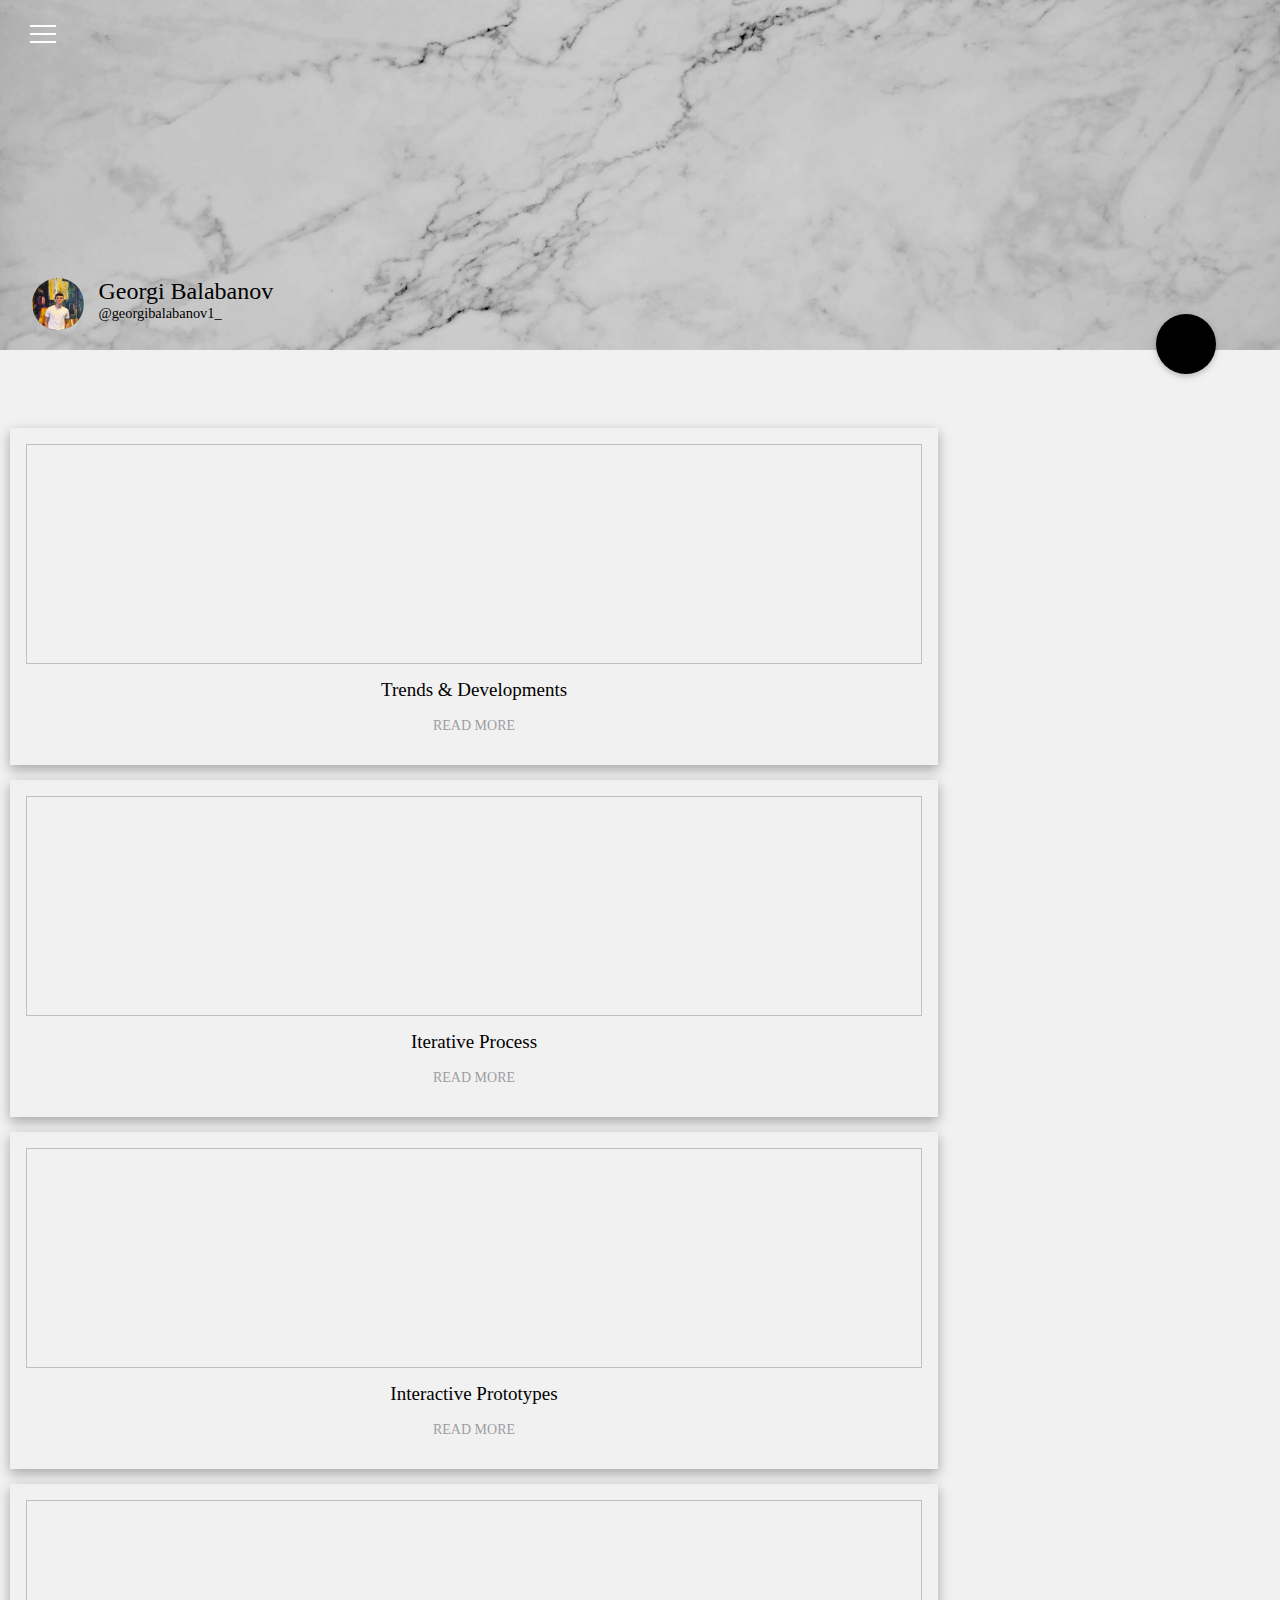
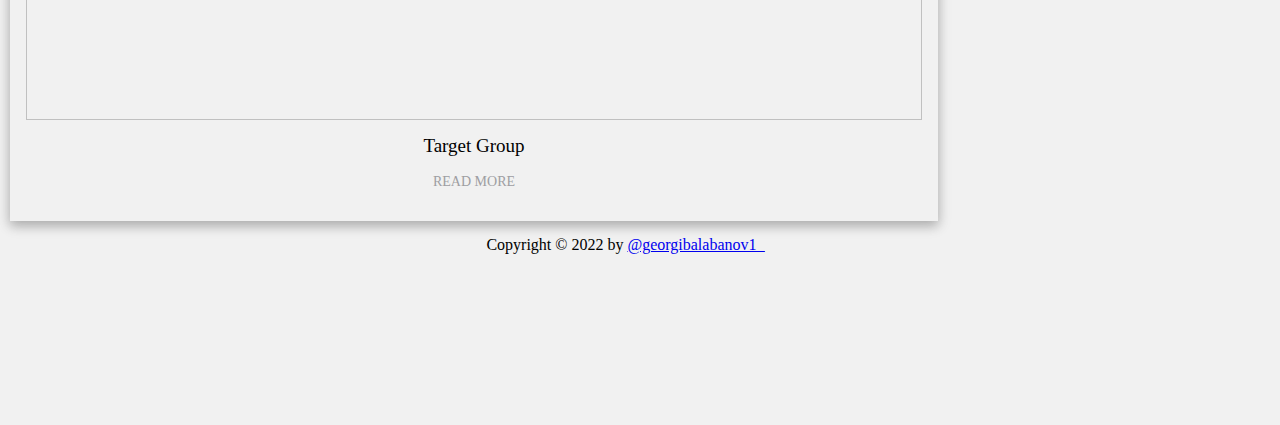
<file: untitled folder 2/technical.html>
<!DOCTYPE html>
<html>
<head>
    <meta charset="utf-8">
    <link href="../untitled folder/css/professional.css" rel="stylesheet">
    <meta name="viewport" content="width=device-width, initial-scale=1">
    <title>Personal Portfolio 2022</title>
    <link rel="stylesheet"
    href="https://unpkg.com/boxicons@latest/css/boxicons.min.css">
    <link rel="preconnect" href="https://fonts.googleapis.com">
<link rel="preconnect" href="https://fonts.gstatic.com" crossorigin>
<link href="https://fonts.googleapis.com/css2?family=Jost:ital,wght@0,100;0,200;0,300;0,400;0,500;0,700;0,800;0,900;1,600&display=swap" rel="stylesheet">

</head>
<body>
    <header id="parallax_main" class="collapsing-parallax">
       <div id="nav-button" class="menu-trigger">
            <div class="bar"></div>
            <div class="bar"></div>
            <div class="bar"></div>
     </div>
   <div id="toolbar_main" class="toolbar-collapsing-parallax">
     <section id="title_main" class="title-collapsing-parallax">
      <div class="avatar"></div>
        <div class="title-container">
      <title class="main">Georgi Balabanov</title>
      <title class="secondary">@georgibalabanov1_</title>
         </div>
     </section>
     <div class="fab">
      <!-- Main Button -->
      <div id="main-fab" color="#" class="fab-button xLarge">
       <i class="fa fa-plus"></i>
      </div>
     </div>
    </header>
    <main id="#content" class="site-main" role="main">
        <section class="inner">
   <div class="row">
   <div class="cardview">
       <img style="background-image:url(https://images.unsplash.com/photo-1488998427799-e3362cec87c3?ixlib=rb-0.3.5&q=85&fm=jpg&crop=entropy&cs=srgb&ixid=eyJhcHBfaWQiOjE0NTg5fQ&s=9f23ab4452326630cf9e4c878b929770)"/>
       <section class="content">
        <h1>Trends & Developments</h1>
        <p></p>
       <a href="professional1tech.html">READ MORE</a>
           </section>
        </div>
       <div class="cardview">
       <img style="background-image:url(https://images.unsplash.com/photo-1488998427799-e3362cec87c3?ixlib=rb-0.3.5&q=85&fm=jpg&crop=entropy&cs=srgb&ixid=eyJhcHBfaWQiOjE0NTg5fQ&s=9f23ab4452326630cf9e4c878b929770)"/>
       <section class="content">
        <h1>Iterative Process</h1>
        <p></p>
       <a href="professional2tech.html">READ MORE</a>
           </section>
        </div>
       <div class="cardview">
       <img style="background-image:url(https://images.unsplash.com/photo-1488998427799-e3362cec87c3?ixlib=rb-0.3.5&q=85&fm=jpg&crop=entropy&cs=srgb&ixid=eyJhcHBfaWQiOjE0NTg5fQ&s=9f23ab4452326630cf9e4c878b929770)"/>
       <section class="content">
        <h1>Interactive Prototypes</h1>
        <p></p>
       <a href="professional3tech.html">READ MORE</a>
           </section>
             </div>
             <div class="cardview">
                <img style="background-image:url(https://images.unsplash.com/photo-1488998427799-e3362cec87c3?ixlib=rb-0.3.5&q=85&fm=jpg&crop=entropy&cs=srgb&ixid=eyJhcHBfaWQiOjE0NTg5fQ&s=9f23ab4452326630cf9e4c878b929770)"/>
                <section class="content">
                 <h1>Target Group</h1>
                 <p></p>
                <a href="professional4tech.html">READ MORE</a>
                    </section>
                      </div>
                    </section>
        </section>
    </main>
    <footer>
        <p>Copyright &copy 2022 by <a href="https://www.instagram.com/georgibalabanov1_/" target="_blank">@georgibalabanov1_</a></p>
    </footer>
    
   </body>
   <script>
    (function ($) {
        var $pMain = $("#parallax_main"),
            $pToolbar = $pMain.find("#toolbar_main"),
            $pTitle = $pToolbar.find("#title_main"),
            $pNavTrigger = $pMain.find("#nav-button"),
            alpha = 0,
            scale = 1;
        $(window).scroll(function () {
            var st = $(window).scrollTop();
            if (st <= 0) {
                maxHeight = 350;
            } else if (st > 350) {
                alpha = 1;
                maxHeight = 70;
            } else {
                alpha = 0.0 + (1.2 * st) / 350;
                scale = 1 - (0.2 * st) / 350;
                maxHeight = 350 - (280 * (st - 0)) / 350;
                console.log(maxHeight);
            }
            $pToolbar.css("background", "rgba(33,14,61," + alpha + ")");
            $pMain.css({
                "max-height": maxHeight + "px"
            });
            $pTitle.css("transform", "scale(" + scale + ")");
        });
        $pNavTrigger.click(function () {
            $(this).toggleClass("active");
        });
    })(jQuery);
</script>
</file>
<file: untitled folder/css/goals.css>
*{
  padding: 0;
  margin: 0;
  box-sizing: border-box;
  font-family: 'Jost', sans-serif;
  list-style: none;
  text-decoration: none;
  scroll-behavior: smooth;

}
:root{
  --big-font:5rem;
  --h2-font:3rem;
  --p-font:1.2rem;
}
body{
  background: url();
  color: var(--text-color);
  background: linear-gradient(to right,rgb(255, 255, 255),rgb(166, 166, 166));
}
header{
  position: fixed;
  width: 100%;
  top: 0;
  right: 0;
  z-index: 1000;
  display: flex;
  align-items: center;
  justify-content: space-between;
  background: transparent;
  padding: 30px 18%;
  transition: .3s;
}
.logo{
  max-width: 100%;
  width: 130px;
  height: auto;

}
.navlist{
  display: flex;
}
.navlist li{
  position: relative;

}
.navlist a{
  font-size: var(--p-font);
  color: var(--text-color);
  font-weight: 500;
  padding: 10px 27px;
}
.navlist a::after{
  content: '';
  position: absolute;
  width: 0;
  height: 2px;
  background: var(--main-color);
  bottom: -3px;
  left: 0;
  transition: ease .40s;
}
.navlist a:hover:after{
  width: 100%;
}
#menu-icon{
  font-size: 35px;
  color: var(--text-color);
  z-index: 10001;
  cursor: pointer;
  display:none;
}
section{
  padding: 100px 18%;
}
.home{
  min-height: 100vh;
  height: 100%;
  width: 100%;
  background: url(../img/marble2.jpg);
  background-size: cover;
  background-position: center;
  display: grid;
  grid-template-columns: repeat(2, 1fr);
  align-items: center;
  grid-gap:4rem;
}
:root {
  --theme-blue: 200, 80%, 38%;
  --theme-red: 350, 63%, 52%;
  --theme-pink: 350, 100%, 69%;
  --theme-black: 0, 7%, 9%;
  --theme-white: 0, 0%, 100%;
  --theme-light: 40, 100%, 97%;
  --theme-dark: 0, 7%, 29%;
  color: hsl(var(--theme-dark));
}

*,
*::after,
*::before {
  box-sizing: border-box;
}

a {
  color: hsl(var(--theme-blue));
  transition: color 150ms, text-decoration-color 150ms;
}
a:active, a:visited {
  color: hsl(var(--theme-blue));
}
a:hover {
  color: hsl(var(--theme-red));
}
a:focus, a:hover {
  text-decoration-color: transparent;
}

a:focus,
[tabindex="-1"]:focus {
  outline: 0.125rem solid hsl(var(--theme-pink));
}
a:focus:not(:focus-visible),
[tabindex="-1"]:focus:not(:focus-visible) {
  outline: none;
}

.Carousel {
  --carousel-gap: 1rem;
  border-radius: 1rem;
  display: flex;
  gap: var(--carousel-gap);
  overflow-y: hidden;
  overflow-x: auto;
  position: relative;
  scroll-behavior: auto;
  scroll-snap-type: x mandatory;
  scrollbar-width: none;
  -webkit-overflow-scrolling: touch;
  height: 50vw;
  outline: none !important;
  min-height: 20rem;
  max-height: 30rem;
}
.Carousel::-webkit-scrollbar {
  display: none;
}
.Carousel .Card {
  aspect-ratio: var(--card-ratio);
  flex: 1 0 auto;
  min-height: 100%;
  scroll-snap-align: start;
}
.Carousel .Card__media {
  aspect-ratio: auto;
}
.Carousel > div:empty {
  position: relative;
}
.Carousel > div:empty:first-child {
  inset-inline-start: 10%;
  margin-inline-end: calc(-1 * var(--carousel-gap));
}
.Carousel > div:empty:last-child {
  inset-inline-end: 10%;
  margin-inline-start: calc(-1 * var(--carousel-gap));
}

.Carousel--single .Card {
  --card-ratio: auto;
  flex: 1 0 100%;
}

@media (prefers-reduced-motion: reduce) {
  .Carousel {
    scroll-behavior: auto;
  }
}
@supports not (aspect-ratio: 1/1) {
  .Carousel .Card__media {
    padding-block-end: 0 !important;
  }
  .Carousel .Card__image {
    position: relative !important;
  }
}
.Dots {
  align-items: center;
  display: flex;
  flex-wrap: wrap;
  justify-content: center;
}

.Dot {
  border-radius: 100%;
  display: block;
  height: 1.5rem;
  width: 1.5rem;
  position: relative;
}
.Dot::after {
  background: currentColor;
  border-radius: 100%;
  content: "";
  display: block;
  height: 0.375rem;
  width: 0.375rem;
  left: 50%;
  position: absolute;
  top: 50%;
  transform: translateX(-50%) translateY(-50%);
}

.Dot--active {
  color: hsl(var(--theme-pink)) !important;
}

.Pagination {
  align-items: center;
  display: flex;
  justify-content: center;
  margin: 1rem -0.5rem;
}
.Pagination .Arrow {
  flex: 0 0 auto;
}
.Pagination .Arrow:first-of-type {
  margin-inline-end: auto;
  order: -1;
}
.Pagination .Arrow:last-of-type {
  margin-inline-start: auto;
  order: 1;
}

.Arrow {
  align-items: center;
  appearance: none;
  background: transparent;
  border: none;
  border-radius: 0.125rem;
  cursor: pointer;
  color: hsl(var(--theme-blue));
  display: flex;
  height: 3rem;
  justify-content: center;
  opacity: 1;
  padding: 0.5rem;
  transition: opacity 150ms, color 150ms;
  width: 3rem;
}
.Arrow:hover {
  color: hsl(var(--theme-red));
}
.Arrow:focus {
  color: hsl(var(--theme-pink));
  outline: none;
}
.Arrow:focus svg {
  box-shadow: 0 0 0 0.125rem hsla(var(--theme-white), 1), 0 0 0 0.25rem currentColor;
}
.Arrow:focus:not(:focus-visible) {
  color: hsl(var(--theme-red));
}
.Arrow:focus:not(:focus-visible) svg {
  box-shadow: none;
}
.Arrow[disabled] {
  color: hsl(var(--theme-dark));
  opacity: 0.4;
  pointer-events: none;
}
.Arrow svg {
  border-radius: 100%;
  fill: currentColor;
  height: 100%;
  width: 100%;
  transition: box-shadow 150ms;
}
[dir=rtl] .Arrow svg {
  transform: scaleX(-1);
}

.Hidden {
  border: 0 !important;
  clip: rect(0 0 0 0) !important;
  clip-path: inset(50%) !important;
  height: 1px !important;
  margin: -1px !important;
  overflow: hidden !important;
  padding: 0 !important;
  position: absolute !important;
  width: 1px !important;
  white-space: nowrap !important;
}

:root {
  --card-link-color: var(--theme-blue);
  --card-hover-color: var(--theme-red);
  --card-focus-color: var(--theme-pink);
  --card-inner-focus-color: var(--theme-white);
  --card-shadow-color: var(--theme-black);
  --card-foreground-color: var(--theme-dark);
  --card-background-color: var(--theme-dark);
}

.Card {
  --card-ratio: auto 1/1;
  display: grid;
  grid-template-columns: 1fr;
  grid-template-rows: [media-start] auto [media-end main-start] auto [main-end];
  max-width: 100%;
  position: relative;
}

.Card__media {
  aspect-ratio: var(--card-ratio);
  background: hsla(var(--card-background-color), 0.5);
  border-radius: 1rem;
  grid-column: 1/-1;
  grid-row: media-start/media-end;
  max-width: 100%;
  overflow: hidden;
  position: relative;
  z-index: -1;
}
.Card__media > * {
  border-radius: inherit;
  height: 100%;
  object-fit: cover;
  position: absolute;
  width: 100%;
}

.Card__main {
  align-self: end;
  color: hsl(var(--card-foreground-color));
  grid-column: 1/-1;
  grid-row: main-start/main-end;
  padding: 1.25rem;
}
.Card__main [href]:not(.Card__link) {
  position: relative;
  z-index: 2;
}
.Card__main > * {
  margin: 0;
}

.Card__link {
  color: hsl(var(--card-link-color));
  font-weight: 600;
  text-decoration-line: underline;
  text-decoration-color: hsla(var(--card-link-color), 0.2);
  text-decoration-thickness: 0.125rem;
  text-decoration-skip: ink;
  text-decoration-skip-ink: all;
}
.Card__link::after {
  border: 0.125rem solid hsl(var(--card-focus-color));
  box-shadow: inset 0 0 0 0.125rem hsla(var(--card-inner-focus-color), 1);
  border-radius: 1rem;
  bottom: 0;
  content: "";
  display: block;
  left: 0;
  opacity: 0;
  position: absolute;
  right: 0;
  top: 0;
  transition: border-color 150ms, opacity 150ms;
  z-index: 1;
}
.Card__link:hover, .Card__link:focus {
  text-decoration-color: hsla(var(--card-hover-color), 1);
}
.Card__link:hover::after, .Card__link:focus::after {
  opacity: 1;
}
.Card__link:focus {
  outline: none;
  text-decoration-color: currentColor;
}

.Card__heading {
  line-height: 1.25;
  margin-block-end: 0.5rem;
}

.Card--border .Card__link::after {
  opacity: 1;
}
.Card--border .Card__link:not(:focus):not(:hover)::after {
  border-color: hsla(var(--card-foreground-color), 0.5);
}

.Card--overlay {
  --card-shadow-color: var(--theme-black);
  --card-foreground-color: var(--theme-white);
  --card-background-color: var(--theme-dark);
  --card-link-color: var(--theme-white);
  --card-hover-color: var(--theme-white);
  grid-template-rows: [media-start] 1fr [overlay-start] 1rem [main-start] auto [main-end overlay-end media-end];
}
.Card--overlay::before {
  background: linear-gradient(to top, hsla(var(--card-shadow-color), 0.8) 20%, hsla(var(--card-shadow-color), 0.3) 60%, transparent);
  border-bottom-left-radius: 1rem;
  border-bottom-right-radius: 1rem;
  content: "";
  display: block;
  grid-column: 1/-1;
  grid-row: overlay-start/overlay-end;
  overflow: hidden;
}
.Card--overlay .Card__main p {
  text-shadow: 0 0.0625rem 0.0625rem hsl(var(--card-shadow-color));
}
.Card--overlay .Card__main a {
  color: hsl(var(--card-link-color));
}
.Card--overlay .Card__main a:active, .Card--overlay .Card__main a:visited {
  color: hsl(var(--card-link-color));
}
.Card--overlay .Card__main a:hover, .Card--overlay .Card__main a:focus {
  color: hsl(var(--card-hover-color));
}

.Card--square {
  --card-ratio: auto 1/1;
}

.Card--photo {
  --card-ratio: auto 4/3;
}

.Card--portrait {
  --card-ratio: auto 3/4;
}

.Card--wide {
  --card-ratio: auto 16/9;
}

@supports not (aspect-ratio: 1/1) {
  .Card__media {
    height: 100%;
    padding-block-end: calc(100% * (1 / 1));
  }

  .Card--square .Card__media {
    padding-block-end: calc(100% * (1 / 1));
  }

  .Card--photo .Card__media {
    padding-block-end: calc(100% * (3 / 4));
  }

  .Card--portrait .Card__media {
    padding-block-end: calc(100% * (4 / 3));
  }

  .Card--wide .Card__media {
    padding-block-end: calc(100% * (9 / 16));
  }
}
@font-face {
  font-family: "Raleway";
  src: url("https://assets.codepen.io/85421/Raleway-VariableFont.woff2") format("woff2");
  font-display: swap;
  font-weight: 1 900;
  font-style: normal;
  unicode-range: U+0020-007F, U+00A0-00FF, U+0100-017F, U+2000-206F;
}
@font-face {
  font-family: "Fallback";
  size-adjust: 104%;
  ascent-override: 96%;
  src: local("Arial");
}
html {
  line-height: 1.5;
  font-family: Raleway, Fallback, sans-serif;
}

body {
  margin: 0;
}

img {
  display: block;
  height: auto;
  max-width: 100%;
}

.Main {
  margin: 0 auto;
  max-width: calc(90rem + 10vw);
  padding: 1.5rem 5vw;
  width: 100%;
}
.Main > *:first-child {
  margin-block-start: 0;
}
.Main > h1 {
  font-weight: 800;
}
.Main > h1, .Main > h2, .Main > h3 {
  line-height: 1.25;
  margin-block: 1.5rem 1rem;
}
.Main > ul {
  margin-block: 1.5rem;
  padding-inline: 2rem 0;
}
.Main > ul li {
  margin-block: 0.5rem;
}
.Main > p {
  margin-block: 1rem;
}
.Main a:not([class]) {
  font-weight: 500;
}
@import url(https://fonts.googleapis.com/css?family=Lato:400,700,900);
*, *:before, *:after {
box-sizing: border-box;
}

body {

background-size: cover;
font: 14px/20px "Lato", Arial, sans-serif;
color: #000000;
margin-top: 30px;
}

.slide-container {
margin: auto;
width: 600px;
text-align: center;
}
</file>
<file: untitled folder/css/professional.css>
body,
html {
	width: 100%;
	height: 150%;
}
body {
	background: #F1F1F1;
}
@font-face {
	font-family: Roboto;
	src: url("https://s3-us-west-2.amazonaws.com/s.cdpn.io/565097/Roboto-Regular.woff2")
			format("woff2"),
		url("https://s3-us-west-2.amazonaws.com/s.cdpn.io/565097/Roboto-Regular.woff")
			format("woff"),
		url("https://s3-us-west-2.amazonaws.com/s.cdpn.io/565097/Roboto-Regular.ttf")
			format("ttf");
	font-weight: 400;
	font-style: normal;
}
html,
body,
div,
span,
applet,
object,
iframe,
title,
h1,
h2,
h3,
h4,
h5,
h6,
p {
	margin: 0;
	padding: 0;
	border: 0;
	font-size: 100%;
	font: inherit;
	vertical-align: baseline;
	font-family: "Roboto";
}

.collapsing-parallax {
	position: fixed;
	height: 350px;
	width: 100%;
	background: url("../img/marble2.jpg")
		center center no-repeat;
	background-color: rgb(33,14,61);
	background-size: cover;
	z-index: 99;
}
.toolbar-collapsing-parallax{
	height: 100%;
	width: 100%;
}

.title-collapsing-parallax {
	position: absolute;
	display: table;
	height: 8vh;
	width: 50%;
	bottom: 0;
	left: 0;
	margin: 0 2em;
}
.title-collapsing-parallax .avatar {
	position: relative;
	display: table-cell;
	float: left;
	width: 52px;
	height: 52px;
	background: url("../img/pic5.png")
		center center no-repeat;
	background-size: cover;
	border-radius: 50%;
	margin-right: 0.9em;
}
.title-container{
	position: relative;
	display: table-cell;
	float: left;
}
title {
	display: block;
	height: auto;
	width: auto;
	color: rgb(0, 0, 0);
	    -webkit-transform-origin: bottom left;
    transform-origin: bottom left;
    -webkit-transition: all .3s cubic-bezier(0.4,0,0.2,1);
    transition: all .3s cubic-bezier(0.4,0,0.2,1);
    -webkit-transition-property: color,bottom,transform;
    transition-property: color,bottom,transform;
}
title.main{
	font-size: 1.5em
}
title.secondary{
	font-size: 0.9em
}
.fab {
	position: absolute;
	bottom: -1.5em;
	right: 5vw;
}

.fab-button {
	display: table;
	cursor: pointer;
	background: #000000;
	border-radius: 50%;
	color: #fff;
	box-shadow: 0px 2px 5px 0px rgba(0, 0, 0, 0.16),
		0px 2px 10px 0px rgba(0, 0, 0, 0.12);
}

.fab-button:hover {
	box-shadow: 0px 5px 11px 0px rgba(0, 0, 0, 0.18),
		0px 4px 15px 0px rgba(0, 0, 0, 0.15);
}
.fab-button i {
	width: 10px;
	display: table-cell;
	left: 0;
	right: 0;
	vertical-align: middle;
	margin: 0 auto;
	transform: translateX(30%);
}
.fixed-button {
	position: fixed;
	top: 70%;
	right: 45%;
}
.fab-button.xSmall {
	width: 1.75rem;
	height: 1.75rem;
	font-size: 0.75rem;
}

.fab-button.small {
	width: 2.45rem;
	height: 2.45rem;
	font-size: 1.2rem;
}

.fab-button.medium {
	width: 2.85rem;
	height: 2.85rem;
	font-size: 1.2rem;
}

.fab-button.large {
	width: 3.45rem;
	height: 3.45rem;
	font-size: 1.6rem;
}

.fab-button.xLarge {
	width: 3.75rem;
	height: 3.75rem;
	font-size: 1.8rem;
}

.menu-trigger{
	cursor: pointer;
	position: absolute;
	top: 25px;
	left: 30px;
	width: 26px;
	height: 20px;
	-webkit-transition: 0.35s ease all;
   -moz-transition: 0.35s ease all;
   -o-transition: 0.35s ease all;
   transition: 0.35s ease all;
}
.menu-trigger > .bar{
	position: absolute;
	left: 0;
	right: 0;
	width: 100%;
	height: 2.3px;
	background-color: white;
	-webkit-transition: 0.36s ease-out all;
   -moz-transition: 0.36s ease-out all;
   -o-transition: 0.36s ease-out all;
   transition: 0.36s ease-out all;
}
	.menu-trigger > .bar:first-child{
		top: 0;
	}
	.menu-trigger > .bar:nth-child(2){
		top: 8px;
	}
	.menu-trigger > .bar:nth-child(3){
		top: 16px;
	}
.menu-trigger.active{
	transform: rotate(180deg);
}
.menu-trigger.active > .bar:first-child{
	   transform-origin: 60% bottom;
		transform: rotate(40deg) scaleX(0.7) translateX(8px);
}
.menu-trigger.active > .bar:nth-child(3){
	   transform-origin: 60% top;
		transform: rotate(-40deg) scaleX(0.7) translateX(8px);
}

header.collapsing-parallax + .site-main{
	padding-top: 428px;
}
.site-main .inner{
	text-align: center;
}
.row::after, .row::before {
    content: '';
    display: block;
    clear: both;
    height: 0;
}
.cardview{
	position: relative;
	display: grid;
	-ms-flex-wrap: wrap;
	flex-wrap: wrap;
	width:20%;
	max-height: 650px;
	margin: 0 1px 15px 10px;
	padding:1rem;
	box-shadow: 0px 5px 10px 0px rgba(0, 0, 0, 0.18),
		0px 4px 14px 0px rgba(0, 0, 0, 0.15);
}
	.cardview img{
		display: -ms-flexbox;
display: flex;
-ms-flex-wrap: wrap;
flex-wrap: wrap;
		background-position: center center;
		background-size: cover;
		height: 220px;
		width: 100%;
		top: 0;
	}
.cardview .content{
	position: relative;
	padding: 15px 20px;
}
.cardview h1{
	font-size: 19px;
	font-weight: 500;
	margin: 0 0 12px 0;
}
.cardview p{
	font-size: 14px;
	margin: 0 15px 15px 0;
}
.cardview a{
	font-size: 14px;
	position: relative;
	text-decoration:none;
	color: #9e9ea2;
	text-transform: uppercase;
	padding: 10px 6px;
	-webkit-transition: 0.3s ease-in-out background;
   -moz-transition: 0.3s ease-in-out background;
   -o-transition: 0.3s ease-in-out background;
   transition: 0.3s ease-in-out background;
}
.cardview a:hover{
	background: rgba(0,0,0,0.04);
	border-radius: 6px;
}
@media screen and (max-width: 830px){
	.cardview{
		width: 10%;
	}
}
@media screen and (max-width: 590px){}
	.cardview{
		width: 70%;
	}
	@media screen and (max-width: 530px){
	.cardview{
		width: 85%;
		margin: 15px auto;
	}
}

footer {
    position: relative;
    justify-content: center;
    align-items: center;
    color: #000000;
    left: 38%;
  }
</file>
<file: untitled folder/css/professional1.css>
*{
  padding: 0;
  margin: 0;
  box-sizing: border-box;
  font-family: 'Jost', sans-serif;
  list-style: none;
  text-decoration: none;
  scroll-behavior: smooth;

}
:root{
  --big-font:5rem;
  --h2-font:3rem;
  --p-font:1.2rem;
}
body{
  background: url();
  color: var(--text-color);
  background: linear-gradient(to right,rgb(255, 169, 254),rgb(253, 120, 255));
}
header{
  position: fixed;
  width: 100%;
  top: 0;
  right: 0;
  z-index: 1000;
  display: flex;
  align-items: center;
  justify-content: space-between;
  background: transparent;
  padding: 30px 18%;
  transition: .3s;
}
.logo{
  max-width: 100%;
  width: 130px;
  height: auto;

}
.navlist{
  display: flex;
}
.navlist li{
  position: relative;

}
.navlist a{
  font-size: var(--p-font);
  color: var(--text-color);
  font-weight: 500;
  padding: 10px 27px;
}
.navlist a::after{
  content: '';
  position: absolute;
  width: 0;
  height: 2px;
  background: var(--main-color);
  bottom: -3px;
  left: 0;
  transition: ease .40s;
}
.navlist a:hover:after{
  width: 100%;
}
#menu-icon{
  font-size: 35px;
  color: var(--text-color);
  z-index: 10001;
  cursor: pointer;
  display:none;
}
section{
  padding: 100px 18%;
}
.home{
  min-height: 100vh;
  height: 100%;
  width: 100%;
  background: url(../img/marble2.jpg);
  background-size: cover;
  background-position: center;
  display: grid;
  grid-template-columns: repeat(2, 1fr);
  align-items: center;
  grid-gap:4rem;
}
:root {
  --theme-blue: 200, 80%, 38%;
  --theme-red: 350, 63%, 52%;
  --theme-pink: 350, 100%, 69%;
  --theme-black: 0, 7%, 9%;
  --theme-white: 0, 0%, 100%;
  --theme-light: 40, 100%, 97%;
  --theme-dark: 0, 7%, 29%;
  color: hsl(var(--theme-dark));
}

*,
*::after,
*::before {
  box-sizing: border-box;
}

a {
  color: hsl(var(--theme-blue));
  transition: color 150ms, text-decoration-color 150ms;
}
a:active, a:visited {
  color: hsl(var(--theme-blue));
}
a:hover {
  color: hsl(var(--theme-red));
}
a:focus, a:hover {
  text-decoration-color: transparent;
}

a:focus,
[tabindex="-1"]:focus {
  outline: 0.125rem solid hsl(var(--theme-pink));
}
a:focus:not(:focus-visible),
[tabindex="-1"]:focus:not(:focus-visible) {
  outline: none;
}

.Carousel {
  --carousel-gap: 1rem;
  border-radius: 1rem;
  display: flex;
  gap: var(--carousel-gap);
  overflow-y: hidden;
  overflow-x: auto;
  position: relative;
  scroll-behavior: auto;
  scroll-snap-type: x mandatory;
  scrollbar-width: none;
  -webkit-overflow-scrolling: touch;
  height: 50vw;
  outline: none !important;
  min-height: 20rem;
  max-height: 30rem;
}
.Carousel::-webkit-scrollbar {
  display: none;
}
.Carousel .Card {
  aspect-ratio: var(--card-ratio);
  flex: 1 0 auto;
  min-height: 100%;
  scroll-snap-align: start;
}
.Carousel .Card__media {
  aspect-ratio: auto;
}
.Carousel > div:empty {
  position: relative;
}
.Carousel > div:empty:first-child {
  inset-inline-start: 10%;
  margin-inline-end: calc(-1 * var(--carousel-gap));
}
.Carousel > div:empty:last-child {
  inset-inline-end: 10%;
  margin-inline-start: calc(-1 * var(--carousel-gap));
}

.Carousel--single .Card {
  --card-ratio: auto;
  flex: 1 0 100%;
}

@media (prefers-reduced-motion: reduce) {
  .Carousel {
    scroll-behavior: auto;
  }
}
@supports not (aspect-ratio: 1/1) {
  .Carousel .Card__media {
    padding-block-end: 0 !important;
  }
  .Carousel .Card__image {
    position: relative !important;
  }
}
.Dots {
  align-items: center;
  display: flex;
  flex-wrap: wrap;
  justify-content: center;
}

.Dot {
  border-radius: 100%;
  display: block;
  height: 1.5rem;
  width: 1.5rem;
  position: relative;
}
.Dot::after {
  background: currentColor;
  border-radius: 100%;
  content: "";
  display: block;
  height: 0.375rem;
  width: 0.375rem;
  left: 50%;
  position: absolute;
  top: 50%;
  transform: translateX(-50%) translateY(-50%);
}

.Dot--active {
  color: hsl(var(--theme-pink)) !important;
}

.Pagination {
  align-items: center;
  display: flex;
  justify-content: center;
  margin: 1rem -0.5rem;
}
.Pagination .Arrow {
  flex: 0 0 auto;
}
.Pagination .Arrow:first-of-type {
  margin-inline-end: auto;
  order: -1;
}
.Pagination .Arrow:last-of-type {
  margin-inline-start: auto;
  order: 1;
}

.Arrow {
  align-items: center;
  appearance: none;
  background: transparent;
  border: none;
  border-radius: 0.125rem;
  cursor: pointer;
  color: hsl(var(--theme-blue));
  display: flex;
  height: 3rem;
  justify-content: center;
  opacity: 1;
  padding: 0.5rem;
  transition: opacity 150ms, color 150ms;
  width: 3rem;
}
.Arrow:hover {
  color: hsl(var(--theme-red));
}
.Arrow:focus {
  color: hsl(var(--theme-pink));
  outline: none;
}
.Arrow:focus svg {
  box-shadow: 0 0 0 0.125rem hsla(var(--theme-white), 1), 0 0 0 0.25rem currentColor;
}
.Arrow:focus:not(:focus-visible) {
  color: hsl(var(--theme-red));
}
.Arrow:focus:not(:focus-visible) svg {
  box-shadow: none;
}
.Arrow[disabled] {
  color: hsl(var(--theme-dark));
  opacity: 0.4;
  pointer-events: none;
}
.Arrow svg {
  border-radius: 100%;
  fill: currentColor;
  height: 100%;
  width: 100%;
  transition: box-shadow 150ms;
}
[dir=rtl] .Arrow svg {
  transform: scaleX(-1);
}

.Hidden {
  border: 0 !important;
  clip: rect(0 0 0 0) !important;
  clip-path: inset(50%) !important;
  height: 1px !important;
  margin: -1px !important;
  overflow: hidden !important;
  padding: 0 !important;
  position: absolute !important;
  width: 1px !important;
  white-space: nowrap !important;
}

:root {
  --card-link-color: var(--theme-blue);
  --card-hover-color: var(--theme-red);
  --card-focus-color: var(--theme-pink);
  --card-inner-focus-color: var(--theme-white);
  --card-shadow-color: var(--theme-black);
  --card-foreground-color: var(--theme-dark);
  --card-background-color: var(--theme-dark);
}

.Card {
  --card-ratio: auto 1/1;
  display: grid;
  grid-template-columns: 1fr;
  grid-template-rows: [media-start] auto [media-end main-start] auto [main-end];
  max-width: 100%;
  position: relative;
}

.Card__media {
  aspect-ratio: var(--card-ratio);
  background: hsla(var(--card-background-color), 0.5);
  border-radius: 1rem;
  grid-column: 1/-1;
  grid-row: media-start/media-end;
  max-width: 100%;
  overflow: hidden;
  position: relative;
  z-index: -1;
}
.Card__media > * {
  border-radius: inherit;
  height: 100%;
  object-fit: cover;
  position: absolute;
  width: 100%;
}

.Card__main {
  align-self: end;
  color: hsl(var(--card-foreground-color));
  grid-column: 1/-1;
  grid-row: main-start/main-end;
  padding: 1.25rem;
}
.Card__main [href]:not(.Card__link) {
  position: relative;
  z-index: 2;
}
.Card__main > * {
  margin: 0;
}

.Card__link {
  color: hsl(var(--card-link-color));
  font-weight: 600;
  text-decoration-line: underline;
  text-decoration-color: hsla(var(--card-link-color), 0.2);
  text-decoration-thickness: 0.125rem;
  text-decoration-skip: ink;
  text-decoration-skip-ink: all;
}
.Card__link::after {
  border: 0.125rem solid hsl(var(--card-focus-color));
  box-shadow: inset 0 0 0 0.125rem hsla(var(--card-inner-focus-color), 1);
  border-radius: 1rem;
  bottom: 0;
  content: "";
  display: block;
  left: 0;
  opacity: 0;
  position: absolute;
  right: 0;
  top: 0;
  transition: border-color 150ms, opacity 150ms;
  z-index: 1;
}
.Card__link:hover, .Card__link:focus {
  text-decoration-color: hsla(var(--card-hover-color), 1);
}
.Card__link:hover::after, .Card__link:focus::after {
  opacity: 1;
}
.Card__link:focus {
  outline: none;
  text-decoration-color: currentColor;
}

.Card__heading {
  line-height: 1.25;
  margin-block-end: 0.5rem;
}

.Card--border .Card__link::after {
  opacity: 1;
}
.Card--border .Card__link:not(:focus):not(:hover)::after {
  border-color: hsla(var(--card-foreground-color), 0.5);
}

.Card--overlay {
  --card-shadow-color: var(--theme-black);
  --card-foreground-color: var(--theme-white);
  --card-background-color: var(--theme-dark);
  --card-link-color: var(--theme-white);
  --card-hover-color: var(--theme-white);
  grid-template-rows: [media-start] 1fr [overlay-start] 1rem [main-start] auto [main-end overlay-end media-end];
}
.Card--overlay::before {
  background: linear-gradient(to top, hsla(var(--card-shadow-color), 0.8) 20%, hsla(var(--card-shadow-color), 0.3) 60%, transparent);
  border-bottom-left-radius: 1rem;
  border-bottom-right-radius: 1rem;
  content: "";
  display: block;
  grid-column: 1/-1;
  grid-row: overlay-start/overlay-end;
  overflow: hidden;
}
.Card--overlay .Card__main p {
  text-shadow: 0 0.0625rem 0.0625rem hsl(var(--card-shadow-color));
}
.Card--overlay .Card__main a {
  color: hsl(var(--card-link-color));
}
.Card--overlay .Card__main a:active, .Card--overlay .Card__main a:visited {
  color: hsl(var(--card-link-color));
}
.Card--overlay .Card__main a:hover, .Card--overlay .Card__main a:focus {
  color: hsl(var(--card-hover-color));
}

.Card--square {
  --card-ratio: auto 1/1;
}

.Card--photo {
  --card-ratio: auto 4/3;
}

.Card--portrait {
  --card-ratio: auto 3/4;
}

.Card--wide {
  --card-ratio: auto 16/9;
}

@supports not (aspect-ratio: 1/1) {
  .Card__media {
    height: 100%;
    padding-block-end: calc(100% * (1 / 1));
  }

  .Card--square .Card__media {
    padding-block-end: calc(100% * (1 / 1));
  }

  .Card--photo .Card__media {
    padding-block-end: calc(100% * (3 / 4));
  }

  .Card--portrait .Card__media {
    padding-block-end: calc(100% * (4 / 3));
  }

  .Card--wide .Card__media {
    padding-block-end: calc(100% * (9 / 16));
  }
}
@font-face {
  font-family: "Raleway";
  src: url("https://assets.codepen.io/85421/Raleway-VariableFont.woff2") format("woff2");
  font-display: swap;
  font-weight: 1 900;
  font-style: normal;
  unicode-range: U+0020-007F, U+00A0-00FF, U+0100-017F, U+2000-206F;
}
@font-face {
  font-family: "Fallback";
  size-adjust: 104%;
  ascent-override: 96%;
  src: local("Arial");
}
html {
  line-height: 1.5;
  font-family: Raleway, Fallback, sans-serif;
}

body {
  margin: 0;
}

img {
  display: block;
  height: auto;
  max-width: 100%;
}

.Main {
  margin: 0 auto;
  max-width: calc(90rem + 10vw);
  padding: 1.5rem 5vw;
  width: 100%;
}
.Main > *:first-child {
  margin-block-start: 0;
}
.Main > h1 {
  font-weight: 800;
}
.Main > h1, .Main > h2, .Main > h3 {
  line-height: 1.25;
  margin-block: 1.5rem 1rem;
}
.Main > ul {
  margin-block: 1.5rem;
  padding-inline: 2rem 0;
}
.Main > ul li {
  margin-block: 0.5rem;
}
.Main > p {
  margin-block: 1rem;
}
.Main a:not([class]) {
  font-weight: 500;
}
@import url(https://fonts.googleapis.com/css?family=Lato:400,700,900);
*, *:before, *:after {
box-sizing: border-box;
}

body {

background-size: cover;
font: 14px/20px "Lato", Arial, sans-serif;
color: #000000;
margin-top: 30px;
}

.slide-container {
margin: auto;
width: 600px;
text-align: center;
}
</file>
<file: untitled folder/css/professional1tech.css>
@import url("https://fonts.googleapis.com/css?family=Montserrat:400,700");
@keyframes fade-in {
  0% {
    opacity: 0;
  }
  100% {
    opacity: 1;
  }
}
@keyframes slide-in {
  0% {
    top: -300px;
  }
  100% {
    top: 0;
  }
}
@keyframes scaleDown {
  0% {
    transform: scale(1);
  }
  10% {
    transform: scale(0.7);
  }
  95% {
    transform: scale(0.7);
  }
  100% {
    transform: scale(1);
  }
}
@keyframes reveal-info {
  0% {
    height: 0;
  }
  5% {
    height: 350px;
  }
  95% {
    height: 350px;
  }
  100% {
    height: 0;
  }
}
body {
  margin: 0;
  padding: 0;
}

.container {
  margin-top: 50px;
  margin-left: auto;
  margin-right: auto;
  width: 1200px;
  height: 700px;
  background: linear-gradient(to right,#41a2fc,rgb(72, 0, 172));
  font-size: 14px;
  font-family: "Montserrat", sans;
}
.container .container-inner {
  width: 100%;
  height: 100%;
  display: flex;
  flex-direction: row;
  justify-content: flex-start;
  position: relative;
  animation: fade-in 1.5s ease, slide-in 1.2s ease;
  -webkit-animation: fade-in 1.5s ease, slide-in 1.2s ease;
}
.container .container-inner .main-content {
  flex-basis: 50%;
  order: 1;
  align-self: center;
  display: flex;
  flex-direction: column;
}
.container .container-inner .main-content .main-headings {
  width: 100%;
  align-self: center;
  display: flex;
  flex-direction: column;
  animation: scaleDown 6s ease 2s;
  -webkit-animation: scaleDown 6s ease 2s;
}
.container .container-inner .main-content .main-headings #by-line {
  width: 60%;
  padding-bottom: 1px;
  padding-left: 3px;
  margin-left: 15px;
  font-size: 85%;
  border-bottom: 1px solid #757575;
  font-style: italic;
}
.container .container-inner .main-content .main-headings .heading {
  margin-top: 20px;
  margin-left: 80px;
}
.container .container-inner .main-content .main-headings .heading #heading1, .container .container-inner .main-content .main-headings .heading #heading2, .container .container-inner .main-content .main-headings .heading #heading3 {
  margin: 0;
  margin-top: -20px;
}
.container .container-inner .main-content .main-headings .heading #heading1, .container .container-inner .main-content .main-headings .heading #heading2 {
  font-size: 500%;
  font-weight: normal;
  letter-spacing: -2px;
}
.container .container-inner .main-content .main-headings .heading #heading1 {
  margin-left: 50px;
}
.container .container-inner .main-content .main-headings .heading #heading2 {
  margin-left: 150px;
}
.container .container-inner .main-content .main-headings .heading #heading3 {
  margin-top: -52px;
  font-size: 1100%;
  font-weight: 800;
  letter-spacing: 2px;
}
.container .container-inner .main-content .main-headings .short-bio {
  width: 60%;
  margin-top: -30px;
  margin-left: 90px;
  font-style: italic;
  font-size: 105%;
}
.container .container-inner .main-content .main-headings a {
  margin-left: 92px;
  align-self: flex-start;
  font-weight: bold;
  font-size: 120%;
  font-family: helvetica;
  text-decoration: none;
  color: rgb(255, 255, 255);
}
.container .container-inner .main-content .main-headings a:hover {
  text-decoration: underline;
}
.container .container-inner .main-content .more-info {
  margin-top: -75px;
  width: 80%;
  height: 0;
  margin-left: auto;
  margin-right: auto;
  align-self: flex-start;
  overflow: hidden;
  animation: reveal-info 4s ease 3s;
  -webkit-animation: reveal-info 4s ease 3s;
}
.container .container-inner .image-wrapper {
  flex-basis: 50%;
  order: 2;
}
.container .container-inner .image-wrapper .image-container {
  width: 100%;
  height: 100%;
  overflow: hidden;
  display: flex;
  flex-direction: row;
  justify-content: center;
  align-items: center;
  animation: scaleDown 6s ease 2s;
  -webkit-animation: scaleDown 6s ease 2s;
}
.container .container-inner .image-wrapper .image-container img {
  width: 100%;
  height: auto;
  position: relative;
}

@media (min-width: 350px) and (max-width: 529px) {
  * {
    animation-name: none !important;
  }

  .container {
    width: 90%;
    height: 700px;
    margin-left: auto;
    margin-right: auto;
    font-size: 5px;
    margin-bottom: 20px;
  }

  .container-inner {
    flex-direction: column !important;
    justify-content: center !important;
  }

  .main-content, .image-wrapper {
    flex-basis: 100% !important;
  }

  .main-content {
    order: 2 !important;
    outline: 1px solid red;
    margin: 0 50px;
  }

  .image-wrapper {
    order: 1 !important;
  }

  .heading {
    margin-left: 55px !important;
  }

  #heading1, #heading2 {
    margin: 0;
    margin-top: -5px !important;
  }

  #heading2 {
    margin-left: 100px !important;
  }

  #heading3 {
    margin-top: -20px !important;
  }

  .more-info {
    height: 150px !important;
    width: 60% !important;
    margin: 0 !important;
    align-self: flex-start !important;
    margin-top: 0px !important;
    margin-left: 60px !important;
    font-size: 8px;
  }

  .link {
    display: none;
  }

  .image-wrapper {
    order: 1 !important;
    width: 100%;
    height: 100px !important;
    justify-content: center !important;
  }

  .image-container {
    width: 100% !important;
    height: 400px;
    margin-left: auto;
    margin-right: auto;
    position: relative;
    top: 50%;
    transform: translateY(-50%);
  }

  img {
    width: 80% !important;
    height: auto !important;
    top: -20px;
    margin-left: auto;
    margin-right: auto;
  }
}
@media (min-width: 530px) and (max-width: 699px) {
  * {
    animation-name: none !important;
  }

  .container {
    width: 90%;
    height: 900px;
    margin-left: auto;
    margin-right: auto;
    font-size: 8px;
  }

  .container-inner {
    flex-direction: column !important;
    justify-content: center !important;
  }

  .main-content, .image-wrapper {
    flex-basis: 100% !important;
  }

  .main-content {
    width: 80%;
    order: 2 !important;
    align-self: center !important;
  }

  .main-headings {
    width: 100%;
    margin-top: 20px;
    margin-left: auto;
    margin-right: auto;
  }

  .heading {
    margin-left: 55px !important;
  }

  #heading1, #heading2 {
    margin: 0;
    margin-top: -15px !important;
  }

  #heading3 {
    margin-top: -30px !important;
  }

  .short-bio {
    margin-top: -20px !important;
    margin-left: 60px !important;
  }

  .link {
    display: none;
  }

  .more-info {
    height: 150px !important;
    width: 60% !important;
    margin: 0 !important;
    align-self: flex-start !important;
    margin-top: 0px !important;
    margin-left: 60px !important;
    text-align: justify;
  }

  .image-wrapper {
    order: 1 !important;
    width: 100%;
    height: 400px;
    justify-content: center !important;
  }

  .image-container {
    width: 100% !important;
    height: 400px;
    margin-left: auto;
    margin-right: auto;
  }

  img {
    width: 80% !important;
    height: auto !important;
    top: -20px;
    margin-left: auto;
    margin-right: auto;
  }
}
/*

@include tablet {
  .container {
    width: 100%;
    height: auto;
    font-size: 7px;
  }
  #heading3 {
    margin-top: -35px !important;
  }
  .link {
    margin-left: 30px;
  }
  .more-info {
    margin-top: -40px !important;
  }
}
*/
@media (min-width: 700px) and (max-width: 1200px) {
  .container {
    width: 100%;
    height: auto;
    font-size: 9px;
  }

  #heading3 {
    margin-top: -35px !important;
  }

  .link {
    margin-left: 30px;
  }

  .more-info {
    margin-top: -40px !important;
  }
}
</file>
<file: untitled folder/css/professional2.css>
*{
  padding: 0;
  margin: 0;
  box-sizing: border-box;
  font-family: 'Jost', sans-serif;
  list-style: none;
  text-decoration: none;
  scroll-behavior: smooth;

}
:root{
  --big-font:5rem;
  --h2-font:3rem;
  --p-font:1.2rem;
}
body{
  background: url();
  color: var(--text-color);
  background: linear-gradient(to right,rgb(255, 146, 146),rgb(255, 69, 69));
}
header{
  position: fixed;
  width: 100%;
  top: 0;
  right: 0;
  z-index: 1000;
  display: flex;
  align-items: center;
  justify-content: space-between;
  background: transparent;
  padding: 30px 18%;
  transition: .3s;
}
.logo{
  max-width: 100%;
  width: 130px;
  height: auto;

}
.navlist{
  display: flex;
}
.navlist li{
  position: relative;

}
.navlist a{
  font-size: var(--p-font);
  color: var(--text-color);
  font-weight: 500;
  padding: 10px 27px;
}
.navlist a::after{
  content: '';
  position: absolute;
  width: 0;
  height: 2px;
  background: var(--main-color);
  bottom: -3px;
  left: 0;
  transition: ease .40s;
}
.navlist a:hover:after{
  width: 100%;
}
#menu-icon{
  font-size: 35px;
  color: var(--text-color);
  z-index: 10001;
  cursor: pointer;
  display:none;
}
section{
  padding: 100px 18%;
}
.home{
  min-height: 100vh;
  height: 100%;
  width: 100%;
  background: url(../img/marble2.jpg);
  background-size: cover;
  background-position: center;
  display: grid;
  grid-template-columns: repeat(2, 1fr);
  align-items: center;
  grid-gap:4rem;
}
:root {
  --theme-blue: 200, 80%, 38%;
  --theme-red: 350, 63%, 52%;
  --theme-pink: 350, 100%, 69%;
  --theme-black: 0, 7%, 9%;
  --theme-white: 0, 0%, 100%;
  --theme-light: 40, 100%, 97%;
  --theme-dark: 0, 7%, 29%;
  color: hsl(var(--theme-dark));
}

*,
*::after,
*::before {
  box-sizing: border-box;
}

a {
  color: hsl(var(--theme-blue));
  transition: color 150ms, text-decoration-color 150ms;
}
a:active, a:visited {
  color: hsl(var(--theme-blue));
}
a:hover {
  color: hsl(var(--theme-red));
}
a:focus, a:hover {
  text-decoration-color: transparent;
}

a:focus,
[tabindex="-1"]:focus {
  outline: 0.125rem solid hsl(var(--theme-pink));
}
a:focus:not(:focus-visible),
[tabindex="-1"]:focus:not(:focus-visible) {
  outline: none;
}

.Carousel {
  --carousel-gap: 1rem;
  border-radius: 1rem;
  display: flex;
  gap: var(--carousel-gap);
  overflow-y: hidden;
  overflow-x: auto;
  position: relative;
  scroll-behavior: auto;
  scroll-snap-type: x mandatory;
  scrollbar-width: none;
  -webkit-overflow-scrolling: touch;
  height: 50vw;
  outline: none !important;
  min-height: 20rem;
  max-height: 30rem;
}
.Carousel::-webkit-scrollbar {
  display: none;
}
.Carousel .Card {
  aspect-ratio: var(--card-ratio);
  flex: 1 0 auto;
  min-height: 100%;
  scroll-snap-align: start;
}
.Carousel .Card__media {
  aspect-ratio: auto;
}
.Carousel > div:empty {
  position: relative;
}
.Carousel > div:empty:first-child {
  inset-inline-start: 10%;
  margin-inline-end: calc(-1 * var(--carousel-gap));
}
.Carousel > div:empty:last-child {
  inset-inline-end: 10%;
  margin-inline-start: calc(-1 * var(--carousel-gap));
}

.Carousel--single .Card {
  --card-ratio: auto;
  flex: 1 0 100%;
}

@media (prefers-reduced-motion: reduce) {
  .Carousel {
    scroll-behavior: auto;
  }
}
@supports not (aspect-ratio: 1/1) {
  .Carousel .Card__media {
    padding-block-end: 0 !important;
  }
  .Carousel .Card__image {
    position: relative !important;
  }
}
.Dots {
  align-items: center;
  display: flex;
  flex-wrap: wrap;
  justify-content: center;
}

.Dot {
  border-radius: 100%;
  display: block;
  height: 1.5rem;
  width: 1.5rem;
  position: relative;
}
.Dot::after {
  background: currentColor;
  border-radius: 100%;
  content: "";
  display: block;
  height: 0.375rem;
  width: 0.375rem;
  left: 50%;
  position: absolute;
  top: 50%;
  transform: translateX(-50%) translateY(-50%);
}

.Dot--active {
  color: hsl(var(--theme-pink)) !important;
}

.Pagination {
  align-items: center;
  display: flex;
  justify-content: center;
  margin: 1rem -0.5rem;
}
.Pagination .Arrow {
  flex: 0 0 auto;
}
.Pagination .Arrow:first-of-type {
  margin-inline-end: auto;
  order: -1;
}
.Pagination .Arrow:last-of-type {
  margin-inline-start: auto;
  order: 1;
}

.Arrow {
  align-items: center;
  appearance: none;
  background: transparent;
  border: none;
  border-radius: 0.125rem;
  cursor: pointer;
  color: hsl(var(--theme-blue));
  display: flex;
  height: 3rem;
  justify-content: center;
  opacity: 1;
  padding: 0.5rem;
  transition: opacity 150ms, color 150ms;
  width: 3rem;
}
.Arrow:hover {
  color: hsl(var(--theme-red));
}
.Arrow:focus {
  color: hsl(var(--theme-pink));
  outline: none;
}
.Arrow:focus svg {
  box-shadow: 0 0 0 0.125rem hsla(var(--theme-white), 1), 0 0 0 0.25rem currentColor;
}
.Arrow:focus:not(:focus-visible) {
  color: hsl(var(--theme-red));
}
.Arrow:focus:not(:focus-visible) svg {
  box-shadow: none;
}
.Arrow[disabled] {
  color: hsl(var(--theme-dark));
  opacity: 0.4;
  pointer-events: none;
}
.Arrow svg {
  border-radius: 100%;
  fill: currentColor;
  height: 100%;
  width: 100%;
  transition: box-shadow 150ms;
}
[dir=rtl] .Arrow svg {
  transform: scaleX(-1);
}

.Hidden {
  border: 0 !important;
  clip: rect(0 0 0 0) !important;
  clip-path: inset(50%) !important;
  height: 1px !important;
  margin: -1px !important;
  overflow: hidden !important;
  padding: 0 !important;
  position: absolute !important;
  width: 1px !important;
  white-space: nowrap !important;
}

:root {
  --card-link-color: var(--theme-blue);
  --card-hover-color: var(--theme-red);
  --card-focus-color: var(--theme-pink);
  --card-inner-focus-color: var(--theme-white);
  --card-shadow-color: var(--theme-black);
  --card-foreground-color: var(--theme-dark);
  --card-background-color: var(--theme-dark);
}

.Card {
  --card-ratio: auto 1/1;
  display: grid;
  grid-template-columns: 1fr;
  grid-template-rows: [media-start] auto [media-end main-start] auto [main-end];
  max-width: 100%;
  position: relative;
}

.Card__media {
  aspect-ratio: var(--card-ratio);
  background: hsla(var(--card-background-color), 0.5);
  border-radius: 1rem;
  grid-column: 1/-1;
  grid-row: media-start/media-end;
  max-width: 100%;
  overflow: hidden;
  position: relative;
  z-index: -1;
}
.Card__media > * {
  border-radius: inherit;
  height: 100%;
  object-fit: cover;
  position: absolute;
  width: 100%;
}

.Card__main {
  align-self: end;
  color: hsl(var(--card-foreground-color));
  grid-column: 1/-1;
  grid-row: main-start/main-end;
  padding: 1.25rem;
}
.Card__main [href]:not(.Card__link) {
  position: relative;
  z-index: 2;
}
.Card__main > * {
  margin: 0;
}

.Card__link {
  color: hsl(var(--card-link-color));
  font-weight: 600;
  text-decoration-line: underline;
  text-decoration-color: hsla(var(--card-link-color), 0.2);
  text-decoration-thickness: 0.125rem;
  text-decoration-skip: ink;
  text-decoration-skip-ink: all;
}
.Card__link::after {
  border: 0.125rem solid hsl(var(--card-focus-color));
  box-shadow: inset 0 0 0 0.125rem hsla(var(--card-inner-focus-color), 1);
  border-radius: 1rem;
  bottom: 0;
  content: "";
  display: block;
  left: 0;
  opacity: 0;
  position: absolute;
  right: 0;
  top: 0;
  transition: border-color 150ms, opacity 150ms;
  z-index: 1;
}
.Card__link:hover, .Card__link:focus {
  text-decoration-color: hsla(var(--card-hover-color), 1);
}
.Card__link:hover::after, .Card__link:focus::after {
  opacity: 1;
}
.Card__link:focus {
  outline: none;
  text-decoration-color: currentColor;
}

.Card__heading {
  line-height: 1.25;
  margin-block-end: 0.5rem;
}

.Card--border .Card__link::after {
  opacity: 1;
}
.Card--border .Card__link:not(:focus):not(:hover)::after {
  border-color: hsla(var(--card-foreground-color), 0.5);
}

.Card--overlay {
  --card-shadow-color: var(--theme-black);
  --card-foreground-color: var(--theme-white);
  --card-background-color: var(--theme-dark);
  --card-link-color: var(--theme-white);
  --card-hover-color: var(--theme-white);
  grid-template-rows: [media-start] 1fr [overlay-start] 1rem [main-start] auto [main-end overlay-end media-end];
}
.Card--overlay::before {
  background: linear-gradient(to top, hsla(var(--card-shadow-color), 0.8) 20%, hsla(var(--card-shadow-color), 0.3) 60%, transparent);
  border-bottom-left-radius: 1rem;
  border-bottom-right-radius: 1rem;
  content: "";
  display: block;
  grid-column: 1/-1;
  grid-row: overlay-start/overlay-end;
  overflow: hidden;
}
.Card--overlay .Card__main p {
  text-shadow: 0 0.0625rem 0.0625rem hsl(var(--card-shadow-color));
}
.Card--overlay .Card__main a {
  color: hsl(var(--card-link-color));
}
.Card--overlay .Card__main a:active, .Card--overlay .Card__main a:visited {
  color: hsl(var(--card-link-color));
}
.Card--overlay .Card__main a:hover, .Card--overlay .Card__main a:focus {
  color: hsl(var(--card-hover-color));
}

.Card--square {
  --card-ratio: auto 1/1;
}

.Card--photo {
  --card-ratio: auto 4/3;
}

.Card--portrait {
  --card-ratio: auto 3/4;
}

.Card--wide {
  --card-ratio: auto 16/9;
}

@supports not (aspect-ratio: 1/1) {
  .Card__media {
    height: 100%;
    padding-block-end: calc(100% * (1 / 1));
  }

  .Card--square .Card__media {
    padding-block-end: calc(100% * (1 / 1));
  }

  .Card--photo .Card__media {
    padding-block-end: calc(100% * (3 / 4));
  }

  .Card--portrait .Card__media {
    padding-block-end: calc(100% * (4 / 3));
  }

  .Card--wide .Card__media {
    padding-block-end: calc(100% * (9 / 16));
  }
}
@font-face {
  font-family: "Raleway";
  src: url("https://assets.codepen.io/85421/Raleway-VariableFont.woff2") format("woff2");
  font-display: swap;
  font-weight: 1 900;
  font-style: normal;
  unicode-range: U+0020-007F, U+00A0-00FF, U+0100-017F, U+2000-206F;
}
@font-face {
  font-family: "Fallback";
  size-adjust: 104%;
  ascent-override: 96%;
  src: local("Arial");
}
html {
  line-height: 1.5;
  font-family: Raleway, Fallback, sans-serif;
}

body {
  margin: 0;
}

img {
  display: block;
  height: auto;
  max-width: 100%;
}

.Main {
  margin: 0 auto;
  max-width: calc(90rem + 10vw);
  padding: 1.5rem 5vw;
  width: 100%;
}
.Main > *:first-child {
  margin-block-start: 0;
}
.Main > h1 {
  font-weight: 800;
}
.Main > h1, .Main > h2, .Main > h3 {
  line-height: 1.25;
  margin-block: 1.5rem 1rem;
}
.Main > ul {
  margin-block: 1.5rem;
  padding-inline: 2rem 0;
}
.Main > ul li {
  margin-block: 0.5rem;
}
.Main > p {
  margin-block: 1rem;
}
.Main a:not([class]) {
  font-weight: 500;
}
@import url(https://fonts.googleapis.com/css?family=Lato:400,700,900);
*, *:before, *:after {
box-sizing: border-box;
}

body {

background-size: cover;
font: 14px/20px "Lato", Arial, sans-serif;
color: #000000;
margin-top: 30px;
}

.slide-container {
margin: auto;
width: 600px;
text-align: center;
}
</file>
<file: untitled folder/css/professional2tech.css>
@import url("https://fonts.googleapis.com/css?family=Montserrat:400,700");
@keyframes fade-in {
  0% {
    opacity: 0;
  }
  100% {
    opacity: 1;
  }
}
@keyframes slide-in {
  0% {
    top: -300px;
  }
  100% {
    top: 0;
  }
}
@keyframes scaleDown {
  0% {
    transform: scale(1);
  }
  10% {
    transform: scale(0.7);
  }
  95% {
    transform: scale(0.7);
  }
  100% {
    transform: scale(1);
  }
}
@keyframes reveal-info {
  0% {
    height: 0;
  }
  5% {
    height: 350px;
  }
  95% {
    height: 350px;
  }
  100% {
    height: 0;
  }
}
body {
  margin: 0;
  padding: 0;
}

.container {
  margin-top: 50px;
  margin-left: auto;
  margin-right: auto;
  width: 1200px;
  height: 700px;
  background: linear-gradient(to right,#ffa201,rgb(244, 19, 19));
  font-size: 14px;
  font-family: "Montserrat", sans;
}
.container .container-inner {
  width: 100%;
  height: 100%;
  display: flex;
  flex-direction: row;
  justify-content: flex-start;
  position: relative;
  animation: fade-in 1.5s ease, slide-in 1.2s ease;
  -webkit-animation: fade-in 1.5s ease, slide-in 1.2s ease;
}
.container .container-inner .main-content {
  flex-basis: 50%;
  order: 1;
  align-self: center;
  display: flex;
  flex-direction: column;
}
.container .container-inner .main-content .main-headings {
  width: 100%;
  align-self: center;
  display: flex;
  flex-direction: column;
  animation: scaleDown 6s ease 2s;
  -webkit-animation: scaleDown 6s ease 2s;
}
.container .container-inner .main-content .main-headings #by-line {
  width: 60%;
  padding-bottom: 1px;
  padding-left: 3px;
  margin-left: 15px;
  font-size: 85%;
  border-bottom: 1px solid #757575;
  font-style: italic;
}
.container .container-inner .main-content .main-headings .heading {
  margin-top: 20px;
  margin-left: 80px;
}
.container .container-inner .main-content .main-headings .heading #heading1, .container .container-inner .main-content .main-headings .heading #heading2, .container .container-inner .main-content .main-headings .heading #heading3 {
  margin: 0;
  margin-top: -20px;
}
.container .container-inner .main-content .main-headings .heading #heading1, .container .container-inner .main-content .main-headings .heading #heading2 {
  font-size: 500%;
  font-weight: normal;
  letter-spacing: -2px;
}
.container .container-inner .main-content .main-headings .heading #heading1 {
  margin-left: 50px;
}
.container .container-inner .main-content .main-headings .heading #heading2 {
  margin-left: 150px;
}
.container .container-inner .main-content .main-headings .heading #heading3 {
  margin-top: -52px;
  font-size: 1100%;
  font-weight: 800;
  letter-spacing: 2px;
}
.container .container-inner .main-content .main-headings .short-bio {
  width: 60%;
  margin-top: -30px;
  margin-left: 90px;
  font-style: italic;
  font-size: 105%;
}
.container .container-inner .main-content .main-headings a {
  margin-left: 92px;
  align-self: flex-start;
  font-weight: bold;
  font-size: 120%;
  font-family: helvetica;
  text-decoration: none;
  color: rgb(255, 255, 255);
}
.container .container-inner .main-content .main-headings a:hover {
  text-decoration: underline;
}
.container .container-inner .main-content .more-info {
  margin-top: -75px;
  width: 80%;
  height: 0;
  margin-left: auto;
  margin-right: auto;
  align-self: flex-start;
  overflow: hidden;
  animation: reveal-info 4s ease 3s;
  -webkit-animation: reveal-info 4s ease 3s;
}
.container .container-inner .image-wrapper {
  flex-basis: 50%;
  order: 2;
}
.container .container-inner .image-wrapper .image-container {
  width: 100%;
  height: 100%;
  overflow: hidden;
  display: flex;
  flex-direction: row;
  justify-content: center;
  align-items: center;
  animation: scaleDown 6s ease 2s;
  -webkit-animation: scaleDown 6s ease 2s;
}
.container .container-inner .image-wrapper .image-container img {
  width: 100%;
  height: auto;
  position: relative;
}

@media (min-width: 350px) and (max-width: 529px) {
  * {
    animation-name: none !important;
  }

  .container {
    width: 90%;
    height: 700px;
    margin-left: auto;
    margin-right: auto;
    font-size: 5px;
    margin-bottom: 20px;
  }

  .container-inner {
    flex-direction: column !important;
    justify-content: center !important;
  }

  .main-content, .image-wrapper {
    flex-basis: 100% !important;
  }

  .main-content {
    order: 2 !important;
    outline: 1px solid red;
    margin: 0 50px;
  }

  .image-wrapper {
    order: 1 !important;
  }

  .heading {
    margin-left: 55px !important;
  }

  #heading1, #heading2 {
    margin: 0;
    margin-top: -5px !important;
  }

  #heading2 {
    margin-left: 100px !important;
  }

  #heading3 {
    margin-top: -20px !important;
  }

  .more-info {
    height: 150px !important;
    width: 60% !important;
    margin: 0 !important;
    align-self: flex-start !important;
    margin-top: 0px !important;
    margin-left: 60px !important;
    font-size: 8px;
  }

  .link {
    display: none;
  }

  .image-wrapper {
    order: 1 !important;
    width: 100%;
    height: 100px !important;
    justify-content: center !important;
  }

  .image-container {
    width: 100% !important;
    height: 400px;
    margin-left: auto;
    margin-right: auto;
    position: relative;
    top: 50%;
    transform: translateY(-50%);
  }

  img {
    width: 80% !important;
    height: auto !important;
    top: -20px;
    margin-left: auto;
    margin-right: auto;
  }
}
@media (min-width: 530px) and (max-width: 699px) {
  * {
    animation-name: none !important;
  }

  .container {
    width: 90%;
    height: 900px;
    margin-left: auto;
    margin-right: auto;
    font-size: 8px;
  }

  .container-inner {
    flex-direction: column !important;
    justify-content: center !important;
  }

  .main-content, .image-wrapper {
    flex-basis: 100% !important;
  }

  .main-content {
    width: 80%;
    order: 2 !important;
    align-self: center !important;
  }

  .main-headings {
    width: 100%;
    margin-top: 20px;
    margin-left: auto;
    margin-right: auto;
  }

  .heading {
    margin-left: 55px !important;
  }

  #heading1, #heading2 {
    margin: 0;
    margin-top: -15px !important;
  }

  #heading3 {
    margin-top: -30px !important;
  }

  .short-bio {
    margin-top: -20px !important;
    margin-left: 60px !important;
  }

  .link {
    display: none;
  }

  .more-info {
    height: 150px !important;
    width: 60% !important;
    margin: 0 !important;
    align-self: flex-start !important;
    margin-top: 0px !important;
    margin-left: 60px !important;
    text-align: justify;
  }

  .image-wrapper {
    order: 1 !important;
    width: 100%;
    height: 400px;
    justify-content: center !important;
  }

  .image-container {
    width: 100% !important;
    height: 400px;
    margin-left: auto;
    margin-right: auto;
  }

  img {
    width: 80% !important;
    height: auto !important;
    top: -20px;
    margin-left: auto;
    margin-right: auto;
  }
}
/*

@include tablet {
  .container {
    width: 100%;
    height: auto;
    font-size: 7px;
  }
  #heading3 {
    margin-top: -35px !important;
  }
  .link {
    margin-left: 30px;
  }
  .more-info {
    margin-top: -40px !important;
  }
}
*/
@media (min-width: 700px) and (max-width: 1200px) {
  .container {
    width: 100%;
    height: auto;
    font-size: 9px;
  }

  #heading3 {
    margin-top: -35px !important;
  }

  .link {
    margin-left: 30px;
  }

  .more-info {
    margin-top: -40px !important;
  }
}
</file>
<file: untitled folder/css/professional3.css>
*{
  padding: 0;
  margin: 0;
  box-sizing: border-box;
  font-family: 'Jost', sans-serif;
  list-style: none;
  text-decoration: none;
  scroll-behavior: smooth;

}
:root{
  --big-font:5rem;
  --h2-font:3rem;
  --p-font:1.2rem;
}
body{
  background: url();
  color: var(--text-color);
  background: linear-gradient(to right,rgb(125, 253, 255),rgb(0, 212, 212));
}
header{
  position: fixed;
  width: 100%;
  top: 0;
  right: 0;
  z-index: 1000;
  display: flex;
  align-items: center;
  justify-content: space-between;
  background: transparent;
  padding: 30px 18%;
  transition: .3s;
}
.logo{
  max-width: 100%;
  width: 130px;
  height: auto;

}
.navlist{
  display: flex;
}
.navlist li{
  position: relative;

}
.navlist a{
  font-size: var(--p-font);
  color: var(--text-color);
  font-weight: 500;
  padding: 10px 27px;
}
.navlist a::after{
  content: '';
  position: absolute;
  width: 0;
  height: 2px;
  background: var(--main-color);
  bottom: -3px;
  left: 0;
  transition: ease .40s;
}
.navlist a:hover:after{
  width: 100%;
}
#menu-icon{
  font-size: 35px;
  color: var(--text-color);
  z-index: 10001;
  cursor: pointer;
  display:none;
}
section{
  padding: 100px 18%;
}
.home{
  min-height: 100vh;
  height: 100%;
  width: 100%;
  background: url(../img/marble2.jpg);
  background-size: cover;
  background-position: center;
  display: grid;
  grid-template-columns: repeat(2, 1fr);
  align-items: center;
  grid-gap:4rem;
}
:root {
  --theme-blue: 200, 80%, 38%;
  --theme-red: 350, 63%, 52%;
  --theme-pink: 350, 100%, 69%;
  --theme-black: 0, 7%, 9%;
  --theme-white: 0, 0%, 100%;
  --theme-light: 40, 100%, 97%;
  --theme-dark: 0, 7%, 29%;
  color: hsl(var(--theme-dark));
}

*,
*::after,
*::before {
  box-sizing: border-box;
}

a {
  color: hsl(var(--theme-blue));
  transition: color 150ms, text-decoration-color 150ms;
}
a:active, a:visited {
  color: hsl(var(--theme-blue));
}
a:hover {
  color: hsl(var(--theme-red));
}
a:focus, a:hover {
  text-decoration-color: transparent;
}

a:focus,
[tabindex="-1"]:focus {
  outline: 0.125rem solid hsl(var(--theme-pink));
}
a:focus:not(:focus-visible),
[tabindex="-1"]:focus:not(:focus-visible) {
  outline: none;
}

.Carousel {
  --carousel-gap: 1rem;
  border-radius: 1rem;
  display: flex;
  gap: var(--carousel-gap);
  overflow-y: hidden;
  overflow-x: auto;
  position: relative;
  scroll-behavior: auto;
  scroll-snap-type: x mandatory;
  scrollbar-width: none;
  -webkit-overflow-scrolling: touch;
  height: 50vw;
  outline: none !important;
  min-height: 20rem;
  max-height: 30rem;
}
.Carousel::-webkit-scrollbar {
  display: none;
}
.Carousel .Card {
  aspect-ratio: var(--card-ratio);
  flex: 1 0 auto;
  min-height: 100%;
  scroll-snap-align: start;
}
.Carousel .Card__media {
  aspect-ratio: auto;
}
.Carousel > div:empty {
  position: relative;
}
.Carousel > div:empty:first-child {
  inset-inline-start: 10%;
  margin-inline-end: calc(-1 * var(--carousel-gap));
}
.Carousel > div:empty:last-child {
  inset-inline-end: 10%;
  margin-inline-start: calc(-1 * var(--carousel-gap));
}

.Carousel--single .Card {
  --card-ratio: auto;
  flex: 1 0 100%;
}

@media (prefers-reduced-motion: reduce) {
  .Carousel {
    scroll-behavior: auto;
  }
}
@supports not (aspect-ratio: 1/1) {
  .Carousel .Card__media {
    padding-block-end: 0 !important;
  }
  .Carousel .Card__image {
    position: relative !important;
  }
}
.Dots {
  align-items: center;
  display: flex;
  flex-wrap: wrap;
  justify-content: center;
}

.Dot {
  border-radius: 100%;
  display: block;
  height: 1.5rem;
  width: 1.5rem;
  position: relative;
}
.Dot::after {
  background: currentColor;
  border-radius: 100%;
  content: "";
  display: block;
  height: 0.375rem;
  width: 0.375rem;
  left: 50%;
  position: absolute;
  top: 50%;
  transform: translateX(-50%) translateY(-50%);
}

.Dot--active {
  color: hsl(var(--theme-pink)) !important;
}

.Pagination {
  align-items: center;
  display: flex;
  justify-content: center;
  margin: 1rem -0.5rem;
}
.Pagination .Arrow {
  flex: 0 0 auto;
}
.Pagination .Arrow:first-of-type {
  margin-inline-end: auto;
  order: -1;
}
.Pagination .Arrow:last-of-type {
  margin-inline-start: auto;
  order: 1;
}

.Arrow {
  align-items: center;
  appearance: none;
  background: transparent;
  border: none;
  border-radius: 0.125rem;
  cursor: pointer;
  color: hsl(var(--theme-blue));
  display: flex;
  height: 3rem;
  justify-content: center;
  opacity: 1;
  padding: 0.5rem;
  transition: opacity 150ms, color 150ms;
  width: 3rem;
}
.Arrow:hover {
  color: hsl(var(--theme-red));
}
.Arrow:focus {
  color: hsl(var(--theme-pink));
  outline: none;
}
.Arrow:focus svg {
  box-shadow: 0 0 0 0.125rem hsla(var(--theme-white), 1), 0 0 0 0.25rem currentColor;
}
.Arrow:focus:not(:focus-visible) {
  color: hsl(var(--theme-red));
}
.Arrow:focus:not(:focus-visible) svg {
  box-shadow: none;
}
.Arrow[disabled] {
  color: hsl(var(--theme-dark));
  opacity: 0.4;
  pointer-events: none;
}
.Arrow svg {
  border-radius: 100%;
  fill: currentColor;
  height: 100%;
  width: 100%;
  transition: box-shadow 150ms;
}
[dir=rtl] .Arrow svg {
  transform: scaleX(-1);
}

.Hidden {
  border: 0 !important;
  clip: rect(0 0 0 0) !important;
  clip-path: inset(50%) !important;
  height: 1px !important;
  margin: -1px !important;
  overflow: hidden !important;
  padding: 0 !important;
  position: absolute !important;
  width: 1px !important;
  white-space: nowrap !important;
}

:root {
  --card-link-color: var(--theme-blue);
  --card-hover-color: var(--theme-red);
  --card-focus-color: var(--theme-pink);
  --card-inner-focus-color: var(--theme-white);
  --card-shadow-color: var(--theme-black);
  --card-foreground-color: var(--theme-dark);
  --card-background-color: var(--theme-dark);
}

.Card {
  --card-ratio: auto 1/1;
  display: grid;
  grid-template-columns: 1fr;
  grid-template-rows: [media-start] auto [media-end main-start] auto [main-end];
  max-width: 100%;
  position: relative;
}

.Card__media {
  aspect-ratio: var(--card-ratio);
  background: hsla(var(--card-background-color), 0.5);
  border-radius: 1rem;
  grid-column: 1/-1;
  grid-row: media-start/media-end;
  max-width: 100%;
  overflow: hidden;
  position: relative;
  z-index: -1;
}
.Card__media > * {
  border-radius: inherit;
  height: 100%;
  object-fit: cover;
  position: absolute;
  width: 100%;
}

.Card__main {
  align-self: end;
  color: hsl(var(--card-foreground-color));
  grid-column: 1/-1;
  grid-row: main-start/main-end;
  padding: 1.25rem;
}
.Card__main [href]:not(.Card__link) {
  position: relative;
  z-index: 2;
}
.Card__main > * {
  margin: 0;
}

.Card__link {
  color: hsl(var(--card-link-color));
  font-weight: 600;
  text-decoration-line: underline;
  text-decoration-color: hsla(var(--card-link-color), 0.2);
  text-decoration-thickness: 0.125rem;
  text-decoration-skip: ink;
  text-decoration-skip-ink: all;
}
.Card__link::after {
  border: 0.125rem solid hsl(var(--card-focus-color));
  box-shadow: inset 0 0 0 0.125rem hsla(var(--card-inner-focus-color), 1);
  border-radius: 1rem;
  bottom: 0;
  content: "";
  display: block;
  left: 0;
  opacity: 0;
  position: absolute;
  right: 0;
  top: 0;
  transition: border-color 150ms, opacity 150ms;
  z-index: 1;
}
.Card__link:hover, .Card__link:focus {
  text-decoration-color: hsla(var(--card-hover-color), 1);
}
.Card__link:hover::after, .Card__link:focus::after {
  opacity: 1;
}
.Card__link:focus {
  outline: none;
  text-decoration-color: currentColor;
}

.Card__heading {
  line-height: 1.25;
  margin-block-end: 0.5rem;
}

.Card--border .Card__link::after {
  opacity: 1;
}
.Card--border .Card__link:not(:focus):not(:hover)::after {
  border-color: hsla(var(--card-foreground-color), 0.5);
}

.Card--overlay {
  --card-shadow-color: var(--theme-black);
  --card-foreground-color: var(--theme-white);
  --card-background-color: var(--theme-dark);
  --card-link-color: var(--theme-white);
  --card-hover-color: var(--theme-white);
  grid-template-rows: [media-start] 1fr [overlay-start] 1rem [main-start] auto [main-end overlay-end media-end];
}
.Card--overlay::before {
  background: linear-gradient(to top, hsla(var(--card-shadow-color), 0.8) 20%, hsla(var(--card-shadow-color), 0.3) 60%, transparent);
  border-bottom-left-radius: 1rem;
  border-bottom-right-radius: 1rem;
  content: "";
  display: block;
  grid-column: 1/-1;
  grid-row: overlay-start/overlay-end;
  overflow: hidden;
}
.Card--overlay .Card__main p {
  text-shadow: 0 0.0625rem 0.0625rem hsl(var(--card-shadow-color));
}
.Card--overlay .Card__main a {
  color: hsl(var(--card-link-color));
}
.Card--overlay .Card__main a:active, .Card--overlay .Card__main a:visited {
  color: hsl(var(--card-link-color));
}
.Card--overlay .Card__main a:hover, .Card--overlay .Card__main a:focus {
  color: hsl(var(--card-hover-color));
}

.Card--square {
  --card-ratio: auto 1/1;
}

.Card--photo {
  --card-ratio: auto 4/3;
}

.Card--portrait {
  --card-ratio: auto 3/4;
}

.Card--wide {
  --card-ratio: auto 16/9;
}

@supports not (aspect-ratio: 1/1) {
  .Card__media {
    height: 100%;
    padding-block-end: calc(100% * (1 / 1));
  }

  .Card--square .Card__media {
    padding-block-end: calc(100% * (1 / 1));
  }

  .Card--photo .Card__media {
    padding-block-end: calc(100% * (3 / 4));
  }

  .Card--portrait .Card__media {
    padding-block-end: calc(100% * (4 / 3));
  }

  .Card--wide .Card__media {
    padding-block-end: calc(100% * (9 / 16));
  }
}
@font-face {
  font-family: "Raleway";
  src: url("https://assets.codepen.io/85421/Raleway-VariableFont.woff2") format("woff2");
  font-display: swap;
  font-weight: 1 900;
  font-style: normal;
  unicode-range: U+0020-007F, U+00A0-00FF, U+0100-017F, U+2000-206F;
}
@font-face {
  font-family: "Fallback";
  size-adjust: 104%;
  ascent-override: 96%;
  src: local("Arial");
}
html {
  line-height: 1.5;
  font-family: Raleway, Fallback, sans-serif;
}

body {
  margin: 0;
}

img {
  display: block;
  height: auto;
  max-width: 100%;
}

.Main {
  margin: 0 auto;
  max-width: calc(90rem + 10vw);
  padding: 1.5rem 5vw;
  width: 100%;
}
.Main > *:first-child {
  margin-block-start: 0;
}
.Main > h1 {
  font-weight: 800;
}
.Main > h1, .Main > h2, .Main > h3 {
  line-height: 1.25;
  margin-block: 1.5rem 1rem;
}
.Main > ul {
  margin-block: 1.5rem;
  padding-inline: 2rem 0;
}
.Main > ul li {
  margin-block: 0.5rem;
}
.Main > p {
  margin-block: 1rem;
}
.Main a:not([class]) {
  font-weight: 500;
}
@import url(https://fonts.googleapis.com/css?family=Lato:400,700,900);
*, *:before, *:after {
box-sizing: border-box;
}

body {

background-size: cover;
font: 14px/20px "Lato", Arial, sans-serif;
color: #000000;
margin-top: 30px;
}

.slide-container {
margin: auto;
width: 600px;
text-align: center;
}
</file>
<file: untitled folder/css/professional3tech.css>
@import url("https://fonts.googleapis.com/css?family=Montserrat:400,700");
@keyframes fade-in {
  0% {
    opacity: 0;
  }
  100% {
    opacity: 1;
  }
}
@keyframes slide-in {
  0% {
    top: -300px;
  }
  100% {
    top: 0;
  }
}
@keyframes scaleDown {
  0% {
    transform: scale(1);
  }
  10% {
    transform: scale(0.7);
  }
  95% {
    transform: scale(0.7);
  }
  100% {
    transform: scale(1);
  }
}
@keyframes reveal-info {
  0% {
    height: 0;
  }
  5% {
    height: 350px;
  }
  95% {
    height: 350px;
  }
  100% {
    height: 0;
  }
}
body {
  margin: 0;
  padding: 0;
}

.container {
  margin-top: 50px;
  margin-left: auto;
  margin-right: auto;
  width: 1200px;
  height: 700px;
  background: linear-gradient(to right,#2bffaa,rgb(62, 218, 0));
  font-size: 14px;
  font-family: "Montserrat", sans;
}
.container .container-inner {
  width: 100%;
  height: 100%;
  display: flex;
  flex-direction: row;
  justify-content: flex-start;
  position: relative;
  animation: fade-in 1.5s ease, slide-in 1.2s ease;
  -webkit-animation: fade-in 1.5s ease, slide-in 1.2s ease;
}
.container .container-inner .main-content {
  flex-basis: 50%;
  order: 1;
  align-self: center;
  display: flex;
  flex-direction: column;
}
.container .container-inner .main-content .main-headings {
  width: 100%;
  align-self: center;
  display: flex;
  flex-direction: column;
  animation: scaleDown 6s ease 2s;
  -webkit-animation: scaleDown 6s ease 2s;
}
.container .container-inner .main-content .main-headings #by-line {
  width: 60%;
  padding-bottom: 1px;
  padding-left: 3px;
  margin-left: 15px;
  font-size: 85%;
  border-bottom: 1px solid #757575;
  font-style: italic;
}
.container .container-inner .main-content .main-headings .heading {
  margin-top: 20px;
  margin-left: 80px;
}
.container .container-inner .main-content .main-headings .heading #heading1, .container .container-inner .main-content .main-headings .heading #heading2, .container .container-inner .main-content .main-headings .heading #heading3 {
  margin: 0;
  margin-top: -20px;
}
.container .container-inner .main-content .main-headings .heading #heading1, .container .container-inner .main-content .main-headings .heading #heading2 {
  font-size: 500%;
  font-weight: normal;
  letter-spacing: -2px;
}
.container .container-inner .main-content .main-headings .heading #heading1 {
  margin-left: 50px;
}
.container .container-inner .main-content .main-headings .heading #heading2 {
  margin-left: 150px;
}
.container .container-inner .main-content .main-headings .heading #heading3 {
  margin-top: -52px;
  font-size: 1100%;
  font-weight: 800;
  letter-spacing: 2px;
}
.container .container-inner .main-content .main-headings .short-bio {
  width: 60%;
  margin-top: -30px;
  margin-left: 90px;
  font-style: italic;
  font-size: 105%;
}
.container .container-inner .main-content .main-headings a {
  margin-left: 92px;
  align-self: flex-start;
  font-weight: bold;
  font-size: 120%;
  font-family: helvetica;
  text-decoration: none;
  color: rgb(255, 255, 255);
}
.container .container-inner .main-content .main-headings a:hover {
  text-decoration: underline;
}
.container .container-inner .main-content .more-info {
  margin-top: -75px;
  width: 80%;
  height: 0;
  margin-left: auto;
  margin-right: auto;
  align-self: flex-start;
  overflow: hidden;
  animation: reveal-info 4s ease 3s;
  -webkit-animation: reveal-info 4s ease 3s;
}
.container .container-inner .image-wrapper {
  flex-basis: 50%;
  order: 2;
}
.container .container-inner .image-wrapper .image-container {
  width: 100%;
  height: 100%;
  overflow: hidden;
  display: flex;
  flex-direction: row;
  justify-content: center;
  align-items: center;
  animation: scaleDown 6s ease 2s;
  -webkit-animation: scaleDown 6s ease 2s;
}
.container .container-inner .image-wrapper .image-container img {
  width: 100%;
  height: auto;
  position: relative;
}

@media (min-width: 350px) and (max-width: 529px) {
  * {
    animation-name: none !important;
  }

  .container {
    width: 90%;
    height: 700px;
    margin-left: auto;
    margin-right: auto;
    font-size: 5px;
    margin-bottom: 20px;
  }

  .container-inner {
    flex-direction: column !important;
    justify-content: center !important;
  }

  .main-content, .image-wrapper {
    flex-basis: 100% !important;
  }

  .main-content {
    order: 2 !important;
    outline: 1px solid red;
    margin: 0 50px;
  }

  .image-wrapper {
    order: 1 !important;
  }

  .heading {
    margin-left: 55px !important;
  }

  #heading1, #heading2 {
    margin: 0;
    margin-top: -5px !important;
  }

  #heading2 {
    margin-left: 100px !important;
  }

  #heading3 {
    margin-top: -20px !important;
  }

  .more-info {
    height: 150px !important;
    width: 60% !important;
    margin: 0 !important;
    align-self: flex-start !important;
    margin-top: 0px !important;
    margin-left: 60px !important;
    font-size: 8px;
  }

  .link {
    display: none;
  }

  .image-wrapper {
    order: 1 !important;
    width: 100%;
    height: 100px !important;
    justify-content: center !important;
  }

  .image-container {
    width: 100% !important;
    height: 400px;
    margin-left: auto;
    margin-right: auto;
    position: relative;
    top: 50%;
    transform: translateY(-50%);
  }

  img {
    width: 80% !important;
    height: auto !important;
    top: -20px;
    margin-left: auto;
    margin-right: auto;
  }
}
@media (min-width: 530px) and (max-width: 699px) {
  * {
    animation-name: none !important;
  }

  .container {
    width: 90%;
    height: 900px;
    margin-left: auto;
    margin-right: auto;
    font-size: 8px;
  }

  .container-inner {
    flex-direction: column !important;
    justify-content: center !important;
  }

  .main-content, .image-wrapper {
    flex-basis: 100% !important;
  }

  .main-content {
    width: 80%;
    order: 2 !important;
    align-self: center !important;
  }

  .main-headings {
    width: 100%;
    margin-top: 20px;
    margin-left: auto;
    margin-right: auto;
  }

  .heading {
    margin-left: 55px !important;
  }

  #heading1, #heading2 {
    margin: 0;
    margin-top: -15px !important;
  }

  #heading3 {
    margin-top: -30px !important;
  }

  .short-bio {
    margin-top: -20px !important;
    margin-left: 60px !important;
  }

  .link {
    display: none;
  }

  .more-info {
    height: 150px !important;
    width: 60% !important;
    margin: 0 !important;
    align-self: flex-start !important;
    margin-top: 0px !important;
    margin-left: 60px !important;
    text-align: justify;
  }

  .image-wrapper {
    order: 1 !important;
    width: 100%;
    height: 400px;
    justify-content: center !important;
  }

  .image-container {
    width: 100% !important;
    height: 400px;
    margin-left: auto;
    margin-right: auto;
  }

  img {
    width: 80% !important;
    height: auto !important;
    top: -20px;
    margin-left: auto;
    margin-right: auto;
  }
}
/*

@include tablet {
  .container {
    width: 100%;
    height: auto;
    font-size: 7px;
  }
  #heading3 {
    margin-top: -35px !important;
  }
  .link {
    margin-left: 30px;
  }
  .more-info {
    margin-top: -40px !important;
  }
}
*/
@media (min-width: 700px) and (max-width: 1200px) {
  .container {
    width: 100%;
    height: auto;
    font-size: 9px;
  }

  #heading3 {
    margin-top: -35px !important;
  }

  .link {
    margin-left: 30px;
  }

  .more-info {
    margin-top: -40px !important;
  }
}
</file>
<file: untitled folder/css/professional4.css>
*{
  padding: 0;
  margin: 0;
  box-sizing: border-box;
  font-family: 'Jost', sans-serif;
  list-style: none;
  text-decoration: none;
  scroll-behavior: smooth;

}
:root{
  --big-font:5rem;
  --h2-font:3rem;
  --p-font:1.2rem;
}
body{
  background: url();
  color: var(--text-color);
  background: linear-gradient(to right,rgb(240, 255, 162),rgb(230, 234, 18));
}
header{
  position: fixed;
  width: 100%;
  top: 0;
  right: 0;
  z-index: 1000;
  display: flex;
  align-items: center;
  justify-content: space-between;
  background: transparent;
  padding: 30px 18%;
  transition: .3s;
}
.logo{
  max-width: 100%;
  width: 130px;
  height: auto;

}
.navlist{
  display: flex;
}
.navlist li{
  position: relative;

}
.navlist a{
  font-size: var(--p-font);
  color: var(--text-color);
  font-weight: 500;
  padding: 10px 27px;
}
.navlist a::after{
  content: '';
  position: absolute;
  width: 0;
  height: 2px;
  background: var(--main-color);
  bottom: -3px;
  left: 0;
  transition: ease .40s;
}
.navlist a:hover:after{
  width: 100%;
}
#menu-icon{
  font-size: 35px;
  color: var(--text-color);
  z-index: 10001;
  cursor: pointer;
  display:none;
}
section{
  padding: 100px 18%;
}
.home{
  min-height: 100vh;
  height: 100%;
  width: 100%;
  background: url(../img/marble2.jpg);
  background-size: cover;
  background-position: center;
  display: grid;
  grid-template-columns: repeat(2, 1fr);
  align-items: center;
  grid-gap:4rem;
}
:root {
  --theme-blue: 200, 80%, 38%;
  --theme-red: 350, 63%, 52%;
  --theme-pink: 350, 100%, 69%;
  --theme-black: 0, 7%, 9%;
  --theme-white: 0, 0%, 100%;
  --theme-light: 40, 100%, 97%;
  --theme-dark: 0, 7%, 29%;
  color: hsl(var(--theme-dark));
}

*,
*::after,
*::before {
  box-sizing: border-box;
}

a {
  color: hsl(var(--theme-blue));
  transition: color 150ms, text-decoration-color 150ms;
}
a:active, a:visited {
  color: hsl(var(--theme-blue));
}
a:hover {
  color: hsl(var(--theme-red));
}
a:focus, a:hover {
  text-decoration-color: transparent;
}

a:focus,
[tabindex="-1"]:focus {
  outline: 0.125rem solid hsl(var(--theme-pink));
}
a:focus:not(:focus-visible),
[tabindex="-1"]:focus:not(:focus-visible) {
  outline: none;
}

.Carousel {
  --carousel-gap: 1rem;
  border-radius: 1rem;
  display: flex;
  gap: var(--carousel-gap);
  overflow-y: hidden;
  overflow-x: auto;
  position: relative;
  scroll-behavior: auto;
  scroll-snap-type: x mandatory;
  scrollbar-width: none;
  -webkit-overflow-scrolling: touch;
  height: 50vw;
  outline: none !important;
  min-height: 20rem;
  max-height: 30rem;
}
.Carousel::-webkit-scrollbar {
  display: none;
}
.Carousel .Card {
  aspect-ratio: var(--card-ratio);
  flex: 1 0 auto;
  min-height: 100%;
  scroll-snap-align: start;
}
.Carousel .Card__media {
  aspect-ratio: auto;
}
.Carousel > div:empty {
  position: relative;
}
.Carousel > div:empty:first-child {
  inset-inline-start: 10%;
  margin-inline-end: calc(-1 * var(--carousel-gap));
}
.Carousel > div:empty:last-child {
  inset-inline-end: 10%;
  margin-inline-start: calc(-1 * var(--carousel-gap));
}

.Carousel--single .Card {
  --card-ratio: auto;
  flex: 1 0 100%;
}

@media (prefers-reduced-motion: reduce) {
  .Carousel {
    scroll-behavior: auto;
  }
}
@supports not (aspect-ratio: 1/1) {
  .Carousel .Card__media {
    padding-block-end: 0 !important;
  }
  .Carousel .Card__image {
    position: relative !important;
  }
}
.Dots {
  align-items: center;
  display: flex;
  flex-wrap: wrap;
  justify-content: center;
}

.Dot {
  border-radius: 100%;
  display: block;
  height: 1.5rem;
  width: 1.5rem;
  position: relative;
}
.Dot::after {
  background: currentColor;
  border-radius: 100%;
  content: "";
  display: block;
  height: 0.375rem;
  width: 0.375rem;
  left: 50%;
  position: absolute;
  top: 50%;
  transform: translateX(-50%) translateY(-50%);
}

.Dot--active {
  color: hsl(var(--theme-pink)) !important;
}

.Pagination {
  align-items: center;
  display: flex;
  justify-content: center;
  margin: 1rem -0.5rem;
}
.Pagination .Arrow {
  flex: 0 0 auto;
}
.Pagination .Arrow:first-of-type {
  margin-inline-end: auto;
  order: -1;
}
.Pagination .Arrow:last-of-type {
  margin-inline-start: auto;
  order: 1;
}

.Arrow {
  align-items: center;
  appearance: none;
  background: transparent;
  border: none;
  border-radius: 0.125rem;
  cursor: pointer;
  color: hsl(var(--theme-blue));
  display: flex;
  height: 3rem;
  justify-content: center;
  opacity: 1;
  padding: 0.5rem;
  transition: opacity 150ms, color 150ms;
  width: 3rem;
}
.Arrow:hover {
  color: hsl(var(--theme-red));
}
.Arrow:focus {
  color: hsl(var(--theme-pink));
  outline: none;
}
.Arrow:focus svg {
  box-shadow: 0 0 0 0.125rem hsla(var(--theme-white), 1), 0 0 0 0.25rem currentColor;
}
.Arrow:focus:not(:focus-visible) {
  color: hsl(var(--theme-red));
}
.Arrow:focus:not(:focus-visible) svg {
  box-shadow: none;
}
.Arrow[disabled] {
  color: hsl(var(--theme-dark));
  opacity: 0.4;
  pointer-events: none;
}
.Arrow svg {
  border-radius: 100%;
  fill: currentColor;
  height: 100%;
  width: 100%;
  transition: box-shadow 150ms;
}
[dir=rtl] .Arrow svg {
  transform: scaleX(-1);
}

.Hidden {
  border: 0 !important;
  clip: rect(0 0 0 0) !important;
  clip-path: inset(50%) !important;
  height: 1px !important;
  margin: -1px !important;
  overflow: hidden !important;
  padding: 0 !important;
  position: absolute !important;
  width: 1px !important;
  white-space: nowrap !important;
}

:root {
  --card-link-color: var(--theme-blue);
  --card-hover-color: var(--theme-red);
  --card-focus-color: var(--theme-pink);
  --card-inner-focus-color: var(--theme-white);
  --card-shadow-color: var(--theme-black);
  --card-foreground-color: var(--theme-dark);
  --card-background-color: var(--theme-dark);
}

.Card {
  --card-ratio: auto 1/1;
  display: grid;
  grid-template-columns: 1fr;
  grid-template-rows: [media-start] auto [media-end main-start] auto [main-end];
  max-width: 100%;
  position: relative;
}

.Card__media {
  aspect-ratio: var(--card-ratio);
  background: hsla(var(--card-background-color), 0.5);
  border-radius: 1rem;
  grid-column: 1/-1;
  grid-row: media-start/media-end;
  max-width: 100%;
  overflow: hidden;
  position: relative;
  z-index: -1;
}
.Card__media > * {
  border-radius: inherit;
  height: 100%;
  object-fit: cover;
  position: absolute;
  width: 100%;
}

.Card__main {
  align-self: end;
  color: hsl(var(--card-foreground-color));
  grid-column: 1/-1;
  grid-row: main-start/main-end;
  padding: 1.25rem;
}
.Card__main [href]:not(.Card__link) {
  position: relative;
  z-index: 2;
}
.Card__main > * {
  margin: 0;
}

.Card__link {
  color: hsl(var(--card-link-color));
  font-weight: 600;
  text-decoration-line: underline;
  text-decoration-color: hsla(var(--card-link-color), 0.2);
  text-decoration-thickness: 0.125rem;
  text-decoration-skip: ink;
  text-decoration-skip-ink: all;
}
.Card__link::after {
  border: 0.125rem solid hsl(var(--card-focus-color));
  box-shadow: inset 0 0 0 0.125rem hsla(var(--card-inner-focus-color), 1);
  border-radius: 1rem;
  bottom: 0;
  content: "";
  display: block;
  left: 0;
  opacity: 0;
  position: absolute;
  right: 0;
  top: 0;
  transition: border-color 150ms, opacity 150ms;
  z-index: 1;
}
.Card__link:hover, .Card__link:focus {
  text-decoration-color: hsla(var(--card-hover-color), 1);
}
.Card__link:hover::after, .Card__link:focus::after {
  opacity: 1;
}
.Card__link:focus {
  outline: none;
  text-decoration-color: currentColor;
}

.Card__heading {
  line-height: 1.25;
  margin-block-end: 0.5rem;
}

.Card--border .Card__link::after {
  opacity: 1;
}
.Card--border .Card__link:not(:focus):not(:hover)::after {
  border-color: hsla(var(--card-foreground-color), 0.5);
}

.Card--overlay {
  --card-shadow-color: var(--theme-black);
  --card-foreground-color: var(--theme-white);
  --card-background-color: var(--theme-dark);
  --card-link-color: var(--theme-white);
  --card-hover-color: var(--theme-white);
  grid-template-rows: [media-start] 1fr [overlay-start] 1rem [main-start] auto [main-end overlay-end media-end];
}
.Card--overlay::before {
  background: linear-gradient(to top, hsla(var(--card-shadow-color), 0.8) 20%, hsla(var(--card-shadow-color), 0.3) 60%, transparent);
  border-bottom-left-radius: 1rem;
  border-bottom-right-radius: 1rem;
  content: "";
  display: block;
  grid-column: 1/-1;
  grid-row: overlay-start/overlay-end;
  overflow: hidden;
}
.Card--overlay .Card__main p {
  text-shadow: 0 0.0625rem 0.0625rem hsl(var(--card-shadow-color));
}
.Card--overlay .Card__main a {
  color: hsl(var(--card-link-color));
}
.Card--overlay .Card__main a:active, .Card--overlay .Card__main a:visited {
  color: hsl(var(--card-link-color));
}
.Card--overlay .Card__main a:hover, .Card--overlay .Card__main a:focus {
  color: hsl(var(--card-hover-color));
}

.Card--square {
  --card-ratio: auto 1/1;
}

.Card--photo {
  --card-ratio: auto 4/3;
}

.Card--portrait {
  --card-ratio: auto 3/4;
}

.Card--wide {
  --card-ratio: auto 16/9;
}

@supports not (aspect-ratio: 1/1) {
  .Card__media {
    height: 100%;
    padding-block-end: calc(100% * (1 / 1));
  }

  .Card--square .Card__media {
    padding-block-end: calc(100% * (1 / 1));
  }

  .Card--photo .Card__media {
    padding-block-end: calc(100% * (3 / 4));
  }

  .Card--portrait .Card__media {
    padding-block-end: calc(100% * (4 / 3));
  }

  .Card--wide .Card__media {
    padding-block-end: calc(100% * (9 / 16));
  }
}
@font-face {
  font-family: "Raleway";
  src: url("https://assets.codepen.io/85421/Raleway-VariableFont.woff2") format("woff2");
  font-display: swap;
  font-weight: 1 900;
  font-style: normal;
  unicode-range: U+0020-007F, U+00A0-00FF, U+0100-017F, U+2000-206F;
}
@font-face {
  font-family: "Fallback";
  size-adjust: 104%;
  ascent-override: 96%;
  src: local("Arial");
}
html {
  line-height: 1.5;
  font-family: Raleway, Fallback, sans-serif;
}

body {
  margin: 0;
}

img {
  display: block;
  height: auto;
  max-width: 100%;
}

.Main {
  margin: 0 auto;
  max-width: calc(90rem + 10vw);
  padding: 1.5rem 5vw;
  width: 100%;
}
.Main > *:first-child {
  margin-block-start: 0;
}
.Main > h1 {
  font-weight: 800;
}
.Main > h1, .Main > h2, .Main > h3 {
  line-height: 1.25;
  margin-block: 1.5rem 1rem;
}
.Main > ul {
  margin-block: 1.5rem;
  padding-inline: 2rem 0;
}
.Main > ul li {
  margin-block: 0.5rem;
}
.Main > p {
  margin-block: 1rem;
}
.Main a:not([class]) {
  font-weight: 500;
}
@import url(https://fonts.googleapis.com/css?family=Lato:400,700,900);
*, *:before, *:after {
box-sizing: border-box;
}

body {

background-size: cover;
font: 14px/20px "Lato", Arial, sans-serif;
color: #000000;
margin-top: 30px;
}

.slide-container {
margin: auto;
width: 600px;
text-align: center;
}
</file>
<file: untitled folder/css/professional4tech.css>
@import url("https://fonts.googleapis.com/css?family=Montserrat:400,700");
@keyframes fade-in {
  0% {
    opacity: 0;
  }
  100% {
    opacity: 1;
  }
}
@keyframes slide-in {
  0% {
    top: -300px;
  }
  100% {
    top: 0;
  }
}
@keyframes scaleDown {
  0% {
    transform: scale(1);
  }
  10% {
    transform: scale(0.7);
  }
  95% {
    transform: scale(0.7);
  }
  100% {
    transform: scale(1);
  }
}
@keyframes reveal-info {
  0% {
    height: 0;
  }
  5% {
    height: 350px;
  }
  95% {
    height: 350px;
  }
  100% {
    height: 0;
  }
}
body {
  margin: 0;
  padding: 0;
}

.container {
  margin-top: 50px;
  margin-left: auto;
  margin-right: auto;
  width: 1200px;
  height: 700px;
  background: linear-gradient(to right,#eeff00,rgb(255, 132, 0));
  font-size: 14px;
  font-family: "Montserrat", sans;
}
.container .container-inner {
  width: 100%;
  height: 100%;
  display: flex;
  flex-direction: row;
  justify-content: flex-start;
  position: relative;
  animation: fade-in 1.5s ease, slide-in 1.2s ease;
  -webkit-animation: fade-in 1.5s ease, slide-in 1.2s ease;
}
.container .container-inner .main-content {
  flex-basis: 50%;
  order: 1;
  align-self: center;
  display: flex;
  flex-direction: column;
}
.container .container-inner .main-content .main-headings {
  width: 100%;
  align-self: center;
  display: flex;
  flex-direction: column;
  animation: scaleDown 6s ease 2s;
  -webkit-animation: scaleDown 6s ease 2s;
}
.container .container-inner .main-content .main-headings #by-line {
  width: 60%;
  padding-bottom: 1px;
  padding-left: 3px;
  margin-left: 15px;
  font-size: 85%;
  border-bottom: 1px solid #757575;
  font-style: italic;
}
.container .container-inner .main-content .main-headings .heading {
  margin-top: 20px;
  margin-left: 80px;
}
.container .container-inner .main-content .main-headings .heading #heading1, .container .container-inner .main-content .main-headings .heading #heading2, .container .container-inner .main-content .main-headings .heading #heading3 {
  margin: 0;
  margin-top: -20px;
}
.container .container-inner .main-content .main-headings .heading #heading1, .container .container-inner .main-content .main-headings .heading #heading2 {
  font-size: 500%;
  font-weight: normal;
  letter-spacing: -2px;
}
.container .container-inner .main-content .main-headings .heading #heading1 {
  margin-left: 50px;
}
.container .container-inner .main-content .main-headings .heading #heading2 {
  margin-left: 150px;
}
.container .container-inner .main-content .main-headings .heading #heading3 {
  margin-top: -52px;
  font-size: 1100%;
  font-weight: 800;
  letter-spacing: 2px;
}
.container .container-inner .main-content .main-headings .short-bio {
  width: 60%;
  margin-top: -30px;
  margin-left: 90px;
  font-style: italic;
  font-size: 105%;
}
.container .container-inner .main-content .main-headings a {
  margin-left: 92px;
  align-self: flex-start;
  font-weight: bold;
  font-size: 120%;
  font-family: helvetica;
  text-decoration: none;
  color: rgb(255, 255, 255);
}
.container .container-inner .main-content .main-headings a:hover {
  text-decoration: underline;
}
.container .container-inner .main-content .more-info {
  margin-top: -75px;
  width: 80%;
  height: 0;
  margin-left: auto;
  margin-right: auto;
  align-self: flex-start;
  overflow: hidden;
  animation: reveal-info 4s ease 3s;
  -webkit-animation: reveal-info 4s ease 3s;
}
.container .container-inner .image-wrapper {
  flex-basis: 50%;
  order: 2;
}
.container .container-inner .image-wrapper .image-container {
  width: 100%;
  height: 100%;
  overflow: hidden;
  display: flex;
  flex-direction: row;
  justify-content: center;
  align-items: center;
  animation: scaleDown 6s ease 2s;
  -webkit-animation: scaleDown 6s ease 2s;
}
.container .container-inner .image-wrapper .image-container img {
  width: 100%;
  height: auto;
  position: relative;
}

@media (min-width: 350px) and (max-width: 529px) {
  * {
    animation-name: none !important;
  }

  .container {
    width: 90%;
    height: 700px;
    margin-left: auto;
    margin-right: auto;
    font-size: 5px;
    margin-bottom: 20px;
  }

  .container-inner {
    flex-direction: column !important;
    justify-content: center !important;
  }

  .main-content, .image-wrapper {
    flex-basis: 100% !important;
  }

  .main-content {
    order: 2 !important;
    outline: 1px solid red;
    margin: 0 50px;
  }

  .image-wrapper {
    order: 1 !important;
  }

  .heading {
    margin-left: 55px !important;
  }

  #heading1, #heading2 {
    margin: 0;
    margin-top: -5px !important;
  }

  #heading2 {
    margin-left: 100px !important;
  }

  #heading3 {
    margin-top: -20px !important;
  }

  .more-info {
    height: 150px !important;
    width: 60% !important;
    margin: 0 !important;
    align-self: flex-start !important;
    margin-top: 0px !important;
    margin-left: 60px !important;
    font-size: 8px;
  }

  .link {
    display: none;
  }

  .image-wrapper {
    order: 1 !important;
    width: 100%;
    height: 100px !important;
    justify-content: center !important;
  }

  .image-container {
    width: 100% !important;
    height: 400px;
    margin-left: auto;
    margin-right: auto;
    position: relative;
    top: 50%;
    transform: translateY(-50%);
  }

  img {
    width: 80% !important;
    height: auto !important;
    top: -20px;
    margin-left: auto;
    margin-right: auto;
  }
}
@media (min-width: 530px) and (max-width: 699px) {
  * {
    animation-name: none !important;
  }

  .container {
    width: 90%;
    height: 900px;
    margin-left: auto;
    margin-right: auto;
    font-size: 8px;
  }

  .container-inner {
    flex-direction: column !important;
    justify-content: center !important;
  }

  .main-content, .image-wrapper {
    flex-basis: 100% !important;
  }

  .main-content {
    width: 80%;
    order: 2 !important;
    align-self: center !important;
  }

  .main-headings {
    width: 100%;
    margin-top: 20px;
    margin-left: auto;
    margin-right: auto;
  }

  .heading {
    margin-left: 55px !important;
  }

  #heading1, #heading2 {
    margin: 0;
    margin-top: -15px !important;
  }

  #heading3 {
    margin-top: -30px !important;
  }

  .short-bio {
    margin-top: -20px !important;
    margin-left: 60px !important;
  }

  .link {
    display: none;
  }

  .more-info {
    height: 150px !important;
    width: 60% !important;
    margin: 0 !important;
    align-self: flex-start !important;
    margin-top: 0px !important;
    margin-left: 60px !important;
    text-align: justify;
  }

  .image-wrapper {
    order: 1 !important;
    width: 100%;
    height: 400px;
    justify-content: center !important;
  }

  .image-container {
    width: 100% !important;
    height: 400px;
    margin-left: auto;
    margin-right: auto;
  }

  img {
    width: 80% !important;
    height: auto !important;
    top: -20px;
    margin-left: auto;
    margin-right: auto;
  }
}
/*

@include tablet {
  .container {
    width: 100%;
    height: auto;
    font-size: 7px;
  }
  #heading3 {
    margin-top: -35px !important;
  }
  .link {
    margin-left: 30px;
  }
  .more-info {
    margin-top: -40px !important;
  }
}
*/
@media (min-width: 700px) and (max-width: 1200px) {
  .container {
    width: 100%;
    height: auto;
    font-size: 9px;
  }

  #heading3 {
    margin-top: -35px !important;
  }

  .link {
    margin-left: 30px;
  }

  .more-info {
    margin-top: -40px !important;
  }
}
</file>
<file: untitled folder/css/projectpart.css>
*{
    padding: 0;
    margin: 0;
    box-sizing: border-box;
    font-family: 'Jost', sans-serif;
    list-style: none;
    text-decoration: none;
    scroll-behavior: smooth;

}
:root{
    --big-font:5rem;
    --h2-font:3rem;
    --p-font:1.2rem;
}
body{
    background: url();
    color: var(--text-color);
    background: linear-gradient(to right,rgb(255, 255, 255),rgb(166, 166, 166));
}
header{
    position: fixed;
    width: 100%;
    top: 0;
    right: 0;
    z-index: 1000;
    display: flex;
    align-items: center;
    justify-content: space-between;
    background: transparent;
    padding: 30px 18%;
    transition: .3s;
}
.logo{
    max-width: 100%;
    width: 130px;
    height: auto;

}
.navlist{
    display: flex;
}
.navlist li{
    position: relative;

}
.navlist a{
    font-size: var(--p-font);
    color: var(--text-color);
    font-weight: 500;
    padding: 10px 27px;
}
.navlist a::after{
    content: '';
    position: absolute;
    width: 0;
    height: 2px;
    background: var(--main-color);
    bottom: -3px;
    left: 0;
    transition: ease .40s;
}
.navlist a:hover:after{
    width: 100%;
}
#menu-icon{
    font-size: 35px;
    color: var(--text-color);
    z-index: 10001;
    cursor: pointer;
    display:none;
}
section{
    padding: 100px 18%;
}
.home{
    min-height: 100vh;
    height: 100%;
    width: 100%;
    background: url(../img/marble2.jpg);
    background-size: cover;
    background-position: center;
    display: grid;
    grid-template-columns: repeat(2, 1fr);
    align-items: center;
    grid-gap:4rem;
}
:root {
    --theme-blue: 200, 80%, 38%;
    --theme-red: 350, 63%, 52%;
    --theme-pink: 350, 100%, 69%;
    --theme-black: 0, 7%, 9%;
    --theme-white: 0, 0%, 100%;
    --theme-light: 40, 100%, 97%;
    --theme-dark: 0, 7%, 29%;
    color: hsl(var(--theme-dark));
  }
  
  *,
  *::after,
  *::before {
    box-sizing: border-box;
  }
  
  a {
    color: hsl(var(--theme-blue));
    transition: color 150ms, text-decoration-color 150ms;
  }
  a:active, a:visited {
    color: hsl(var(--theme-blue));
  }
  a:hover {
    color: hsl(var(--theme-red));
  }
  a:focus, a:hover {
    text-decoration-color: transparent;
  }
  
  a:focus,
  [tabindex="-1"]:focus {
    outline: 0.125rem solid hsl(var(--theme-pink));
  }
  a:focus:not(:focus-visible),
  [tabindex="-1"]:focus:not(:focus-visible) {
    outline: none;
  }
  
  .Carousel {
    --carousel-gap: 1rem;
    border-radius: 1rem;
    display: flex;
    gap: var(--carousel-gap);
    overflow-y: hidden;
    overflow-x: auto;
    position: relative;
    scroll-behavior: auto;
    scroll-snap-type: x mandatory;
    scrollbar-width: none;
    -webkit-overflow-scrolling: touch;
    height: 50vw;
    outline: none !important;
    min-height: 20rem;
    max-height: 30rem;
  }
  .Carousel::-webkit-scrollbar {
    display: none;
  }
  .Carousel .Card {
    aspect-ratio: var(--card-ratio);
    flex: 1 0 auto;
    min-height: 100%;
    scroll-snap-align: start;
  }
  .Carousel .Card__media {
    aspect-ratio: auto;
  }
  .Carousel > div:empty {
    position: relative;
  }
  .Carousel > div:empty:first-child {
    inset-inline-start: 10%;
    margin-inline-end: calc(-1 * var(--carousel-gap));
  }
  .Carousel > div:empty:last-child {
    inset-inline-end: 10%;
    margin-inline-start: calc(-1 * var(--carousel-gap));
  }
  
  .Carousel--single .Card {
    --card-ratio: auto;
    flex: 1 0 100%;
  }
  
  @media (prefers-reduced-motion: reduce) {
    .Carousel {
      scroll-behavior: auto;
    }
  }
  @supports not (aspect-ratio: 1/1) {
    .Carousel .Card__media {
      padding-block-end: 0 !important;
    }
    .Carousel .Card__image {
      position: relative !important;
    }
  }
  .Dots {
    align-items: center;
    display: flex;
    flex-wrap: wrap;
    justify-content: center;
  }
  
  .Dot {
    border-radius: 100%;
    display: block;
    height: 1.5rem;
    width: 1.5rem;
    position: relative;
  }
  .Dot::after {
    background: currentColor;
    border-radius: 100%;
    content: "";
    display: block;
    height: 0.375rem;
    width: 0.375rem;
    left: 50%;
    position: absolute;
    top: 50%;
    transform: translateX(-50%) translateY(-50%);
  }
  
  .Dot--active {
    color: hsl(var(--theme-pink)) !important;
  }
  
  .Pagination {
    align-items: center;
    display: flex;
    justify-content: center;
    margin: 1rem -0.5rem;
  }
  .Pagination .Arrow {
    flex: 0 0 auto;
  }
  .Pagination .Arrow:first-of-type {
    margin-inline-end: auto;
    order: -1;
  }
  .Pagination .Arrow:last-of-type {
    margin-inline-start: auto;
    order: 1;
  }
  
  .Arrow {
    align-items: center;
    appearance: none;
    background: transparent;
    border: none;
    border-radius: 0.125rem;
    cursor: pointer;
    color: hsl(var(--theme-blue));
    display: flex;
    height: 3rem;
    justify-content: center;
    opacity: 1;
    padding: 0.5rem;
    transition: opacity 150ms, color 150ms;
    width: 3rem;
  }
  .Arrow:hover {
    color: hsl(var(--theme-red));
  }
  .Arrow:focus {
    color: hsl(var(--theme-pink));
    outline: none;
  }
  .Arrow:focus svg {
    box-shadow: 0 0 0 0.125rem hsla(var(--theme-white), 1), 0 0 0 0.25rem currentColor;
  }
  .Arrow:focus:not(:focus-visible) {
    color: hsl(var(--theme-red));
  }
  .Arrow:focus:not(:focus-visible) svg {
    box-shadow: none;
  }
  .Arrow[disabled] {
    color: hsl(var(--theme-dark));
    opacity: 0.4;
    pointer-events: none;
  }
  .Arrow svg {
    border-radius: 100%;
    fill: currentColor;
    height: 100%;
    width: 100%;
    transition: box-shadow 150ms;
  }
  [dir=rtl] .Arrow svg {
    transform: scaleX(-1);
  }
  
  .Hidden {
    border: 0 !important;
    clip: rect(0 0 0 0) !important;
    clip-path: inset(50%) !important;
    height: 1px !important;
    margin: -1px !important;
    overflow: hidden !important;
    padding: 0 !important;
    position: absolute !important;
    width: 1px !important;
    white-space: nowrap !important;
  }
  
  :root {
    --card-link-color: var(--theme-blue);
    --card-hover-color: var(--theme-red);
    --card-focus-color: var(--theme-pink);
    --card-inner-focus-color: var(--theme-white);
    --card-shadow-color: var(--theme-black);
    --card-foreground-color: var(--theme-dark);
    --card-background-color: var(--theme-dark);
  }
  
  .Card {
    --card-ratio: auto 1/1;
    display: grid;
    grid-template-columns: 1fr;
    grid-template-rows: [media-start] auto [media-end main-start] auto [main-end];
    max-width: 100%;
    position: relative;
  }
  
  .Card__media {
    aspect-ratio: var(--card-ratio);
    background: hsla(var(--card-background-color), 0.5);
    border-radius: 1rem;
    grid-column: 1/-1;
    grid-row: media-start/media-end;
    max-width: 100%;
    overflow: hidden;
    position: relative;
    z-index: -1;
  }
  .Card__media > * {
    border-radius: inherit;
    height: 100%;
    object-fit: cover;
    position: absolute;
    width: 100%;
  }
  
  .Card__main {
    align-self: end;
    color: hsl(var(--card-foreground-color));
    grid-column: 1/-1;
    grid-row: main-start/main-end;
    padding: 1.25rem;
  }
  .Card__main [href]:not(.Card__link) {
    position: relative;
    z-index: 2;
  }
  .Card__main > * {
    margin: 0;
  }
  
  .Card__link {
    color: hsl(var(--card-link-color));
    font-weight: 600;
    text-decoration-line: underline;
    text-decoration-color: hsla(var(--card-link-color), 0.2);
    text-decoration-thickness: 0.125rem;
    text-decoration-skip: ink;
    text-decoration-skip-ink: all;
  }
  .Card__link::after {
    border: 0.125rem solid hsl(var(--card-focus-color));
    box-shadow: inset 0 0 0 0.125rem hsla(var(--card-inner-focus-color), 1);
    border-radius: 1rem;
    bottom: 0;
    content: "";
    display: block;
    left: 0;
    opacity: 0;
    position: absolute;
    right: 0;
    top: 0;
    transition: border-color 150ms, opacity 150ms;
    z-index: 1;
  }
  .Card__link:hover, .Card__link:focus {
    text-decoration-color: hsla(var(--card-hover-color), 1);
  }
  .Card__link:hover::after, .Card__link:focus::after {
    opacity: 1;
  }
  .Card__link:focus {
    outline: none;
    text-decoration-color: currentColor;
  }
  
  .Card__heading {
    line-height: 1.25;
    margin-block-end: 0.5rem;
  }
  
  .Card--border .Card__link::after {
    opacity: 1;
  }
  .Card--border .Card__link:not(:focus):not(:hover)::after {
    border-color: hsla(var(--card-foreground-color), 0.5);
  }
  
  .Card--overlay {
    --card-shadow-color: var(--theme-black);
    --card-foreground-color: var(--theme-white);
    --card-background-color: var(--theme-dark);
    --card-link-color: var(--theme-white);
    --card-hover-color: var(--theme-white);
    grid-template-rows: [media-start] 1fr [overlay-start] 1rem [main-start] auto [main-end overlay-end media-end];
  }
  .Card--overlay::before {
    background: linear-gradient(to top, hsla(var(--card-shadow-color), 0.8) 20%, hsla(var(--card-shadow-color), 0.3) 60%, transparent);
    border-bottom-left-radius: 1rem;
    border-bottom-right-radius: 1rem;
    content: "";
    display: block;
    grid-column: 1/-1;
    grid-row: overlay-start/overlay-end;
    overflow: hidden;
  }
  .Card--overlay .Card__main p {
    text-shadow: 0 0.0625rem 0.0625rem hsl(var(--card-shadow-color));
  }
  .Card--overlay .Card__main a {
    color: hsl(var(--card-link-color));
  }
  .Card--overlay .Card__main a:active, .Card--overlay .Card__main a:visited {
    color: hsl(var(--card-link-color));
  }
  .Card--overlay .Card__main a:hover, .Card--overlay .Card__main a:focus {
    color: hsl(var(--card-hover-color));
  }
  
  .Card--square {
    --card-ratio: auto 1/1;
  }
  
  .Card--photo {
    --card-ratio: auto 4/3;
  }
  
  .Card--portrait {
    --card-ratio: auto 3/4;
  }
  
  .Card--wide {
    --card-ratio: auto 16/9;
  }
  
  @supports not (aspect-ratio: 1/1) {
    .Card__media {
      height: 100%;
      padding-block-end: calc(100% * (1 / 1));
    }
  
    .Card--square .Card__media {
      padding-block-end: calc(100% * (1 / 1));
    }
  
    .Card--photo .Card__media {
      padding-block-end: calc(100% * (3 / 4));
    }
  
    .Card--portrait .Card__media {
      padding-block-end: calc(100% * (4 / 3));
    }
  
    .Card--wide .Card__media {
      padding-block-end: calc(100% * (9 / 16));
    }
  }
  @font-face {
    font-family: "Raleway";
    src: url("https://assets.codepen.io/85421/Raleway-VariableFont.woff2") format("woff2");
    font-display: swap;
    font-weight: 1 900;
    font-style: normal;
    unicode-range: U+0020-007F, U+00A0-00FF, U+0100-017F, U+2000-206F;
  }
  @font-face {
    font-family: "Fallback";
    size-adjust: 104%;
    ascent-override: 96%;
    src: local("Arial");
  }
  html {
    line-height: 1.5;
    font-family: Raleway, Fallback, sans-serif;
  }
  
  body {
    margin: 0;
  }
  
  img {
    display: block;
    height: auto;
    max-width: 100%;
  }
  
  .Main {
    margin: 0 auto;
    max-width: calc(90rem + 10vw);
    padding: 1.5rem 5vw;
    width: 100%;
  }
  .Main > *:first-child {
    margin-block-start: 0;
  }
  .Main > h1 {
    font-weight: 800;
  }
  .Main > h1, .Main > h2, .Main > h3 {
    line-height: 1.25;
    margin-block: 1.5rem 1rem;
  }
  .Main > ul {
    margin-block: 1.5rem;
    padding-inline: 2rem 0;
  }
  .Main > ul li {
    margin-block: 0.5rem;
  }
  .Main > p {
    margin-block: 1rem;
  }
  .Main a:not([class]) {
    font-weight: 500;
  }
  @import url(https://fonts.googleapis.com/css?family=Lato:400,700,900);
*, *:before, *:after {
  box-sizing: border-box;
}

body {
 
  background-size: cover;
  font: 14px/20px "Lato", Arial, sans-serif;
  color: #000000;
  margin-top: 30px;
}

.slide-container {
  margin: auto;
  width: 600px;
  text-align: center;
}

.wrapper {
  padding-top: 40px;
  padding-bottom: 40px;
}
.wrapper:focus {
  outline: 0;
}

.clash-card {
  background: white;
  width: 300px;
  display: inline-block;
  margin: auto;
  border-radius: 19px;
  position: relative;
  text-align: center;
  box-shadow: -1px 15px 30px -12px black;
  z-index: 9999;
}

.clash-card__image {
  position: relative;
  height: 230px;
  margin-bottom: 35px;
  border-top-left-radius: 14px;
  border-top-right-radius: 14px;
}

.clash-card__image--barbarian {
  background: url("https://s3-us-west-2.amazonaws.com/s.cdpn.io/195612/barbarian-bg.jpg");
}
.clash-card__image--barbarian img {
  width: 400px;
  position: absolute;
  top: -280px;
  left: 0px;
}

.clash-card__image--archer {
  background: url("https://s3-us-west-2.amazonaws.com/s.cdpn.io/195612/archer-bg.jpg");
}
.clash-card__image--archer img {
  width: 400px;
  position: absolute;
  top: -130px;
  left: 0px;
}

.clash-card__image--giant {
  background: url("https://s3-us-west-2.amazonaws.com/s.cdpn.io/195612/giant-bg.jpg");
}
.clash-card__image--giant img {
  width: 340px;
  position: absolute;
  top: -120px;
  left: 0px;
}

.clash-card__image--goblin {
  background: url("https://s3-us-west-2.amazonaws.com/s.cdpn.io/195612/goblin-bg.jpg");
}
.clash-card__image--goblin img {
  width: 300px;
  position: absolute;
  top: -115px;
  left: 10px;
}


.clash-card__level {
  text-transform: uppercase;
  font-size: 12px;
  font-weight: 700;
  margin-bottom: 3px;
}

.clash-card__level--barbarian {
  color: #EC9B3B;
}

.clash-card__level--archer {
  color: #EE5487;
}

.clash-card__level--giant {
  color: #F6901A;
}

.clash-card__level--goblin {
  color: #82BB30;
}

.clash-card__level--wizard {
  color: #4FACFF;
}

.clash-card__unit-name {
  font-size: 26px;
  color: black;
  font-weight: 900;
  margin-bottom: 5px;
}

.clash-card__unit-description {
  padding: 20px;
  margin-bottom: 10px;
}

.clash-card__unit-stats--barbarian {
  background: #EC9B3B;
}
.clash-card__unit-stats--barbarian .one-third {
  border-right: 1px solid #BD7C2F;
}

.clash-card__unit-stats--archer {
  background: #EE5487;
}
.clash-card__unit-stats--archer .one-third {
  border-right: 1px solid #D04976;
}

.clash-card__unit-stats--giant {
  background: #F6901A;
}
.clash-card__unit-stats--giant .one-third {
  border-right: 1px solid #de7b09;
}

.clash-card__unit-stats--goblin {
  background: #82BB30;
}
.clash-card__unit-stats--goblin .one-third {
  border-right: 1px solid #71a32a;
}

.clash-card__unit-stats--wizard {
  background: #4FACFF;
}
.clash-card__unit-stats--wizard .one-third {
  border-right: 1px solid #309eff;
}

.clash-card__unit-stats {
  color: white;
  font-weight: 700;
  border-bottom-left-radius: 14px;
  border-bottom-right-radius: 14px;
}
.clash-card__unit-stats .one-third {
  width: 33%;
  float: left;
  padding: 20px 15px;
}
.clash-card__unit-stats sup {
  position: absolute;
  bottom: 4px;
  font-size: 45%;
  margin-left: 2px;
}
.clash-card__unit-stats .stat {
  position: relative;
  font-size: 24px;
  margin-bottom: 10px;
}
.clash-card__unit-stats .stat-value {
  text-transform: uppercase;
  font-weight: 400;
  font-size: 12px;
}
.clash-card__unit-stats .no-border {
  border-right: none;
}

.clearfix:after {
  visibility: hidden;
  display: block;
  font-size: 0;
  content: " ";
  clear: both;
  height: 0;
}

.slick-prev {
  left: 100px;
  z-index: 999;
}

.slick-next {
  right: 100px;
  z-index: 999;
}
</file>
